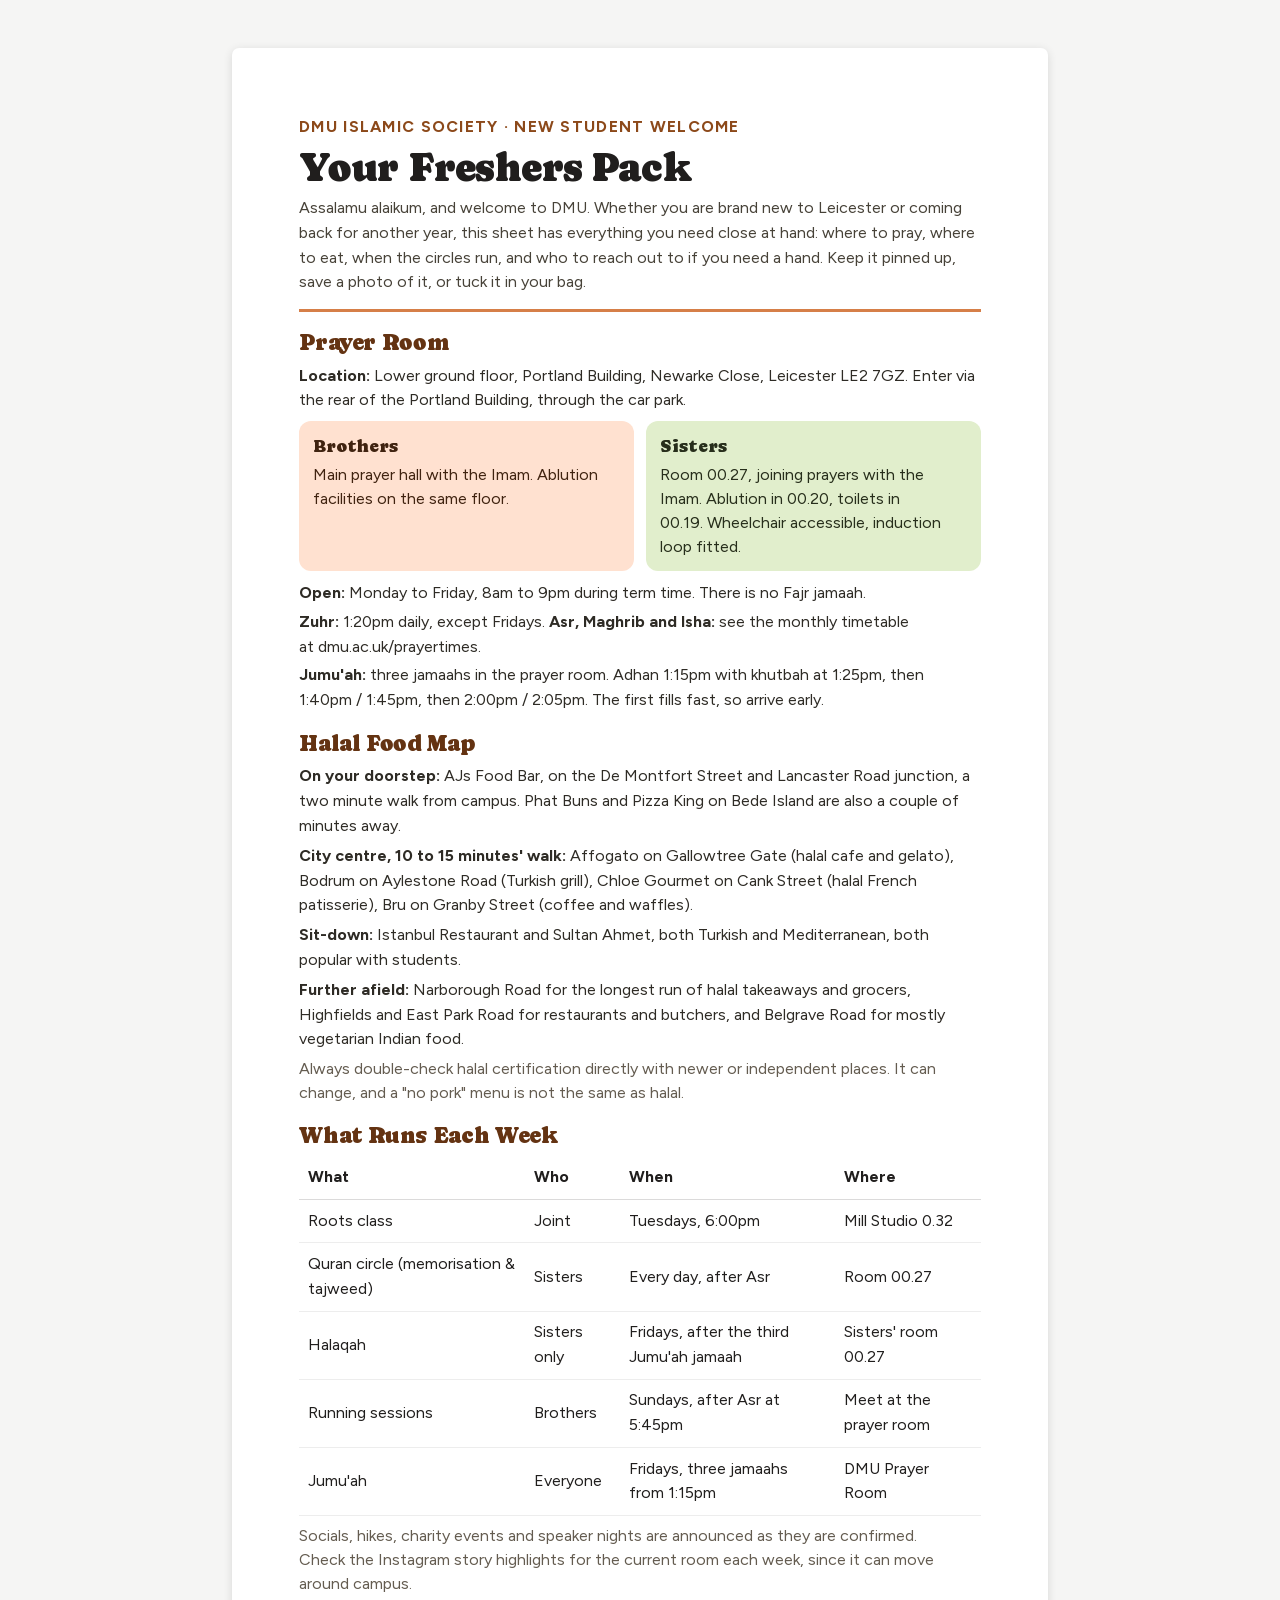
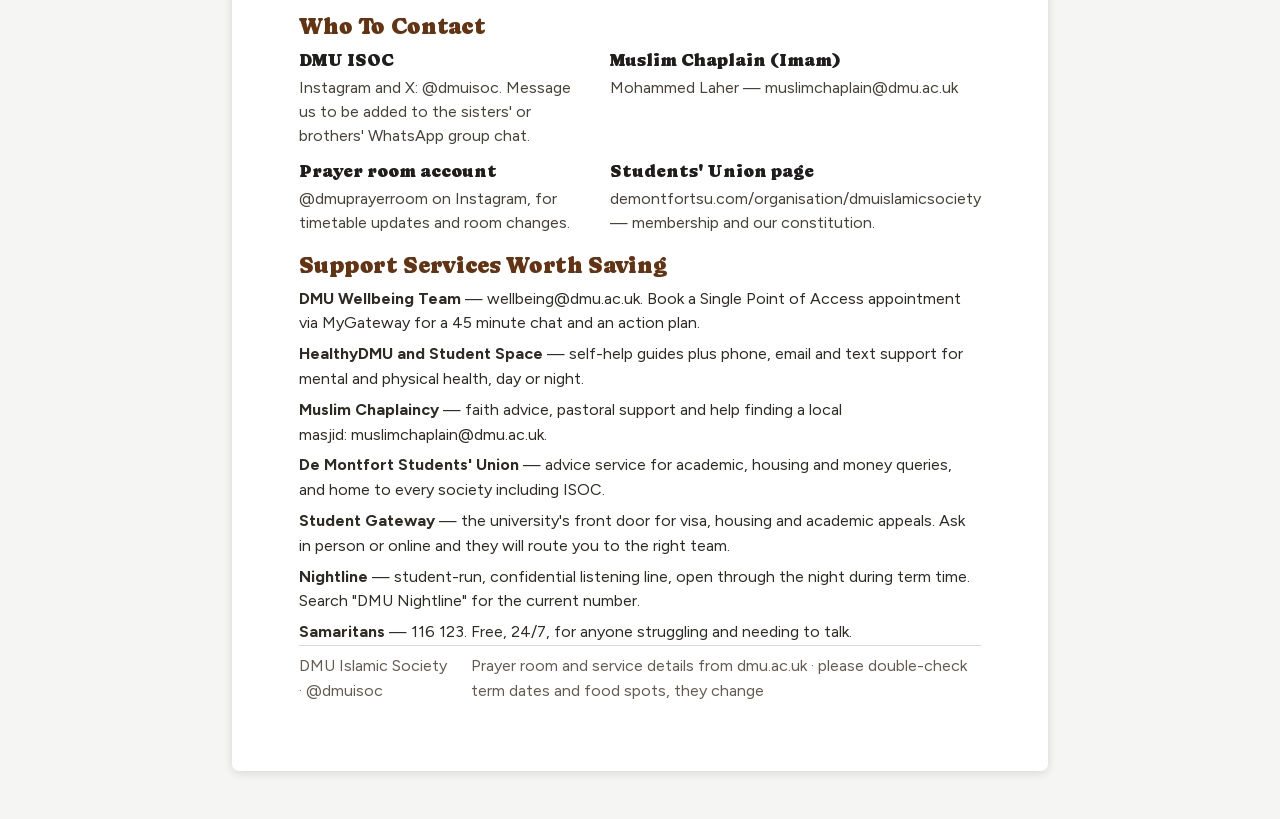
<file: freshers-pack.html>
<!DOCTYPE html>
<html>
<head>
  <meta charset="utf-8">
  <title>Bundled Page</title>
  <style>
    * { margin: 0; padding: 0; box-sizing: border-box; }
    body { background: #f5ead8; display: flex; align-items: center; justify-content: center; min-height: 100vh; font-family: -apple-system, BlinkMacSystemFont, sans-serif; }
    #__bundler_loading { position: fixed; bottom: 20px; right: 20px; font: 13px/1.4 -apple-system, BlinkMacSystemFont, sans-serif; color: #666; background: #fff; padding: 8px 14px; border-radius: 8px; box-shadow: 0 1px 4px rgba(0,0,0,0.12); z-index: 10000; }
    #__bundler_thumbnail { position: fixed; inset: 0; width: 100%; height: 100%; display: flex; align-items: center; justify-content: center; background: #f5ead8; z-index: 9999; }
    #__bundler_thumbnail svg { width: 100%; height: 100%; object-fit: contain; }
    #__bundler_placeholder { color: #999; font-size: 14px; }
  </style>
  <noscript>
    <style>#__bundler_loading { display: none; }</style>
    <div style="position:fixed;bottom:12px;left:12px;font:13px/1.4 -apple-system,BlinkMacSystemFont,sans-serif;color:#999;background:rgba(255,255,255,0.9);padding:6px 12px;border-radius:6px;box-shadow:0 1px 4px rgba(0,0,0,0.08);z-index:10000;">
      This page requires JavaScript to display.
    </div>
  </noscript>
</head>
<body>
  <div id="__bundler_thumbnail">
  <svg xmlns="http://www.w3.org/2000/svg" sc-camel-view-box="0 0 240 240" width="240" height="240">
    <rect width="240" height="240" fill="#f5ead8"></rect>
    <circle cx="120" cy="120" r="62" fill="#c67139"></circle>
    <text x="120" y="134" text-anchor="middle" font-family="Georgia, serif" font-size="34" fill="#f5ead8">Pack</text>
  </svg>
</div>
  <div id="__bundler_loading">Unpacking...</div>

  <script>
    
document.addEventListener('DOMContentLoaded', async function() {
  const loading = document.getElementById('__bundler_loading');
  function setStatus(msg) { if (loading) loading.textContent = msg; }

  const FONT_MIME = /^(font[/]|application[/](x-)?font-|application[/]vnd\.ms-fontobject)/i;
  const MIME_TOKEN = /^[\w.+-]+[/][\w.+-]+$/;
  function toBase64(bytes) {
    let bin = '';
    for (let i = 0; i < bytes.length; i += 0x8000) {
      bin += String.fromCharCode.apply(null, bytes.subarray(i, i + 0x8000));
    }
    return btoa(bin);
  }

  // Error sink persists across replaceWith since it's on window, not the DOM.
  window.addEventListener('error', function(e) {
    // Failed resource loads (CSP-blocked links, scripts, images) fire plain
    // events at the element — warn only; real JS errors carry message/error.
    if (!e.message && !e.error && e.target && e.target !== window) {
      console.warn('[bundle] resource failed to load:',
        e.target.tagName, String(e.target.src || e.target.href || ''));
      return;
    }
    var p = document.body || document.documentElement;
    var d = document.getElementById('__bundler_err') || p.appendChild(document.createElement('div'));
    d.id = '__bundler_err';
    d.style.cssText = 'position:fixed;bottom:12px;left:12px;right:12px;font:12px/1.4 ui-monospace,monospace;background:#2a1215;color:#ff8a80;padding:10px 14px;border-radius:8px;border:1px solid #5c2b2e;z-index:99999;white-space:pre-wrap;max-height:40vh;overflow:auto';
    d.textContent = (d.textContent ? d.textContent + String.fromCharCode(10) : '') +
      '[bundle] ' + (e.message || e.type) +
      (e.filename ? ' (' + e.filename.slice(0, 60) + ':' + e.lineno + ')' : '');
  }, true);

  try {
    const manifestEl = document.querySelector('script[type="__bundler/manifest"]');
    const templateEl = document.querySelector('script[type="__bundler/template"]');
    if (!manifestEl || !templateEl) {
      setStatus('Error: missing bundle data');
      console.error('[bundler] Missing script tags — manifestEl:', !!manifestEl, 'templateEl:', !!templateEl);
      return;
    }

    const manifest = JSON.parse(manifestEl.textContent);
    let template = JSON.parse(templateEl.textContent);

    // Nested page bundles (iframe targets). Each ships ONCE, in the ROOT
    // document's manifest; frame srcs carry an about:blank#<uuid> marker
    // instead of a substitutable uuid. Every document mints the blobs for
    // its OWN frames — from local text at the root, or text obtained from
    // its DIRECT parent over the relay protocol below — so each frame
    // navigation stays same-origin with its initiator and a deduped page
    // loads at any depth on any host, including a file:// download's
    // opaque origins (where a blob minted by one document cannot be
    // navigated to by another).
    const pageOrderEl = document.querySelector('script[type="__bundler/page_order"]');
    const pageOrder = pageOrderEl ? JSON.parse(pageOrderEl.textContent) : [];
    const pageSet = new Set(pageOrder);
    const pageTexts = {};

    // ── Nested-page text protocol (parent-chain relay) ──
    // Page bundles ship once, in the ROOT document's manifest. Every
    // document mints the blobs for its OWN frames, obtaining page text
    // through a strict parent-chain relay: a document only ever SENDS to
    // its direct parent (which, for every document the publisher's own
    // runtime minted, is another publisher document) and only ACCEPTS
    // text from that direct parent; requests from below are honored only
    // for the document's own child frames, and the ROOT never sends
    // upward at all. That last rule is load-bearing: the artifact host's
    // frame-ancestors allows claude.ai (and friends) to frame an
    // artifact, so window.top can be a FOREIGN document — a top-addressed
    // protocol would hand page uuids to that ancestor and accept forged
    // "page text" from it, minting attacker HTML as an artifact-origin
    // blob document. The chain never touches the ancestor: requests stop
    // at the root, replies are origin-addressed per hop (never '*' when
    // an origin exists), and both directions are origin-gated (on https
    // a foreign sender's origin can never equal this document's; in
    // opaque contexts — file:// — everything serializes as 'null', where
    // an embedded EXTERNAL frame still fails the gate by carrying its
    // own real origin, and a sandboxed child of such a frame is excluded
    // by the own-child-frames check plus uuid unguessability). Shape is
    // deny-by-default: one request form, one reply form, no error
    // replies.
    // window.origin is the SERIALIZED SECURITY origin ('null' in opaque
    // contexts such as a sandboxed preview iframe) — location.origin is
    // computed from the URL and stays 'https://…' even when the document
    // is sandboxed, which would misgate every opaque chain.
    const OWN_TARGET = /^https?:[/][/]/.test(window.origin || '')
      ? window.origin
      : '*';
    function trustedOrigin(e) {
      if (e.origin === window.origin) return true; // https chains; opaque==opaque
      // file:// trees: Chrome serializes the file document's origin as
      // 'file://' while the blob: documents it mints serialize as 'null',
      // so the two legitimate shapes can never string-match — accept the
      // pair in both directions. https origins never serialize as either,
      // and sender identity (own child frame / direct parent) is checked
      // separately.
      return (
        (e.origin === 'null' &&
          (window.origin === 'file://' ||
            window.location.protocol === 'file:')) ||
        (/^file:/.test(e.origin) && window.origin === 'null')
      );
    }
    // Non-empty only in the root document (nested bundles ship an empty
    // island), so it doubles as the root marker: the root answers from
    // local text and treats a miss as authoritative — never relaying to
    // its (possibly foreign) parent.
    const isPageRoot = pageOrder.length > 0;
    const blobUrls = {};
    const resourceBlobs = {};
    const UUID_SHAPE = /^[0-9a-f]{8}-[0-9a-f]{4}-[0-9a-f]{4}-[0-9a-f]{4}-[0-9a-f]{12}$/;
    const pendingFrames = {}; // uuid -> [{el, frag}] awaiting text for own frames
    const pendingRelays = {}; // uuid -> [childWindow] awaiting text to pass down
    function mountPage(el, frag, text) {
      const pageBlob = new Blob([text], { type: 'text/html' });
      const u = URL.createObjectURL(pageBlob);
      resourceBlobs[u] = pageBlob;
      el.src = u + frag;
    }
    function deliverPage(uuid, text) {
      const frames = pendingFrames[uuid];
      delete pendingFrames[uuid];
      if (frames) for (const f of frames) mountPage(f.el, f.frag, text);
      const relays = pendingRelays[uuid];
      delete pendingRelays[uuid];
      if (relays) {
        for (const cw of relays) {
          try { cw.postMessage({ __bundler_page: uuid, __bundler_text: text }, OWN_TARGET); } catch (err) { /* gone */ }
        }
      }
    }
    function ownFrameWindows() {
      const out = [];
      for (const f of Array.from(document.querySelectorAll('iframe'))) {
        try { if (f.contentWindow) out.push(f.contentWindow); } catch (err) { /* detached */ }
      }
      return out;
    }
    window.addEventListener('message', function (e) {
      const d = e.data;
      if (!d || typeof d !== 'object' || !e.source) return;
      // Origin gate first; the structural checks below (own-child-frames
      // for requests, direct-parent + solicited-uuid for replies, the
      // root's never-relay rule) are what hold in fully opaque chains
      // where origin strings can't discriminate — a sandboxed root's
      // FOREIGN wrapper still fails all three even though both serialize
      // as real-vs-'null' rather than matching.
      if (!trustedOrigin(e)) return;
      if (typeof d.__bundler_need === 'string' && UUID_SHAPE.test(d.__bundler_need)) {
        // Requests are honored only for this document's own child frames.
        if (ownFrameWindows().indexOf(e.source) < 0) return;
        const uuid = d.__bundler_need;
        const text = pageTexts[uuid];
        if (typeof text === 'string') {
          try { e.source.postMessage({ __bundler_page: uuid, __bundler_text: text }, OWN_TARGET); } catch (err) { /* gone */ }
          return;
        }
        if (isPageRoot || window.parent === window) return; // authoritative miss
        const waiting = pendingRelays[uuid];
        if (waiting) {
          if (waiting.indexOf(e.source) < 0) waiting.push(e.source);
          return;
        }
        // Never-answered uuids would otherwise accumulate forever under a
        // request spray; past the cap (far above any real page count) new
        // relays are dropped rather than remembered.
        if (Object.keys(pendingRelays).length >= 128) return;
        pendingRelays[uuid] = [e.source];
        window.parent.postMessage({ __bundler_need: uuid }, OWN_TARGET);
      } else if (
        typeof d.__bundler_page === 'string' &&
        UUID_SHAPE.test(d.__bundler_page) &&
        typeof d.__bundler_text === 'string'
      ) {
        // The shape test is load-bearing beyond tidiness: the solicited
        // check below uses the in operator, which matches prototype keys
        // ('__proto__', 'constructor') — an unshaped key would reach
        // deliverPage and throw, painting the error banner.
        // Text is accepted only from the direct parent — the document
        // that minted this one.
        if (e.source !== window.parent || window.parent === window) return;
        if (!(d.__bundler_page in pendingFrames) && !(d.__bundler_page in pendingRelays)) return;
        deliverPage(d.__bundler_page, d.__bundler_text);
      }
    });

    const uuids = Object.keys(manifest);
    setStatus('Unpacking ' + uuids.length + ' assets...');

    await Promise.all(uuids.map(async (uuid) => {
      const entry = manifest[uuid];
      try {
        const binaryStr = atob(entry.data);
        const bytes = new Uint8Array(binaryStr.length);
        for (let i = 0; i < binaryStr.length; i++) bytes[i] = binaryStr.charCodeAt(i);

        let finalBytes = bytes;
        if (entry.compressed) {
          if (typeof DecompressionStream !== 'undefined') {
            const ds = new DecompressionStream('gzip');
            const writer = ds.writable.getWriter();
            const reader = ds.readable.getReader();
            writer.write(bytes);
            writer.close();
            const chunks = [];
            let totalLen = 0;
            while (true) {
              const { done, value } = await reader.read();
              if (done) break;
              chunks.push(value);
              totalLen += value.length;
            }
            finalBytes = new Uint8Array(totalLen);
            let offset = 0;
            for (const chunk of chunks) { finalBytes.set(chunk, offset); offset += chunk.length; }
          } else {
            console.warn('DecompressionStream not available, asset ' + uuid + ' may not render');
          }
        }

        if (pageSet.has(uuid)) {
          pageTexts[uuid] = new TextDecoder().decode(finalBytes);
          return;
        }
        if (FONT_MIME.test(entry.mime) && MIME_TOKEN.test(entry.mime)) {
          // Strict artifact hosts allow font-src data: but not blob:.
          blobUrls[uuid] = 'data:' + entry.mime + ';base64,' +
            (entry.compressed ? toBase64(finalBytes) : entry.data);
        } else {
          const blob = new Blob([finalBytes], { type: entry.mime });
          blobUrls[uuid] = URL.createObjectURL(blob);
          resourceBlobs[blobUrls[uuid]] = blob;
        }
      } catch (err) {
        console.error('Failed to decode asset ' + uuid + ':', err);
        const blob = new Blob([], { type: entry.mime });
        blobUrls[uuid] = URL.createObjectURL(blob);
        resourceBlobs[blobUrls[uuid]] = blob;
      }
    }));

    const extResEl = document.querySelector('script[type="__bundler/ext_resources"]');
    const extResources = extResEl ? JSON.parse(extResEl.textContent) : [];
    const resourceMap = {};
    for (const entry of extResources) {
      if (blobUrls[entry.uuid]) resourceMap[entry.id] = blobUrls[entry.uuid];
    }

    // Artifact-host CSP (connect-src 'self') refuses fetch() of blob: URLs —
    // consumers read these Blobs directly. Survives the swap like the error sink.
    window.__resourceBlobs = resourceBlobs;

    setStatus('Rendering...');
    // Page uuids have no blob here — they ride inside about:blank#<uuid>
    // frame markers the pass below resolves after the swap.
    for (const uuid of uuids) {
      if (pageSet.has(uuid)) continue;
      template = template.split(uuid).join(blobUrls[uuid]);
    }

    // Strip integrity + crossorigin — blob URLs from a file:// document inherit
    // a null origin, so crossorigin forces a CORS fetch that SRI then rejects.
    // The manifest bytes are ours; SRI protects against CDN compromise, not this.
    template = template.replace(/\s+integrity="[^"]*"/gi, '').replace(/\s+crossorigin="[^"]*"/gi, '');

    const resourceScript = '<script>window.__resources = ' +
      JSON.stringify(resourceMap).replace(/<\//g, '<\\/') +
      ';</' + 'script>';
    // Inject after <head> so the DOCTYPE stays first; prepending the script
    // would push the parser into quirks mode. DOMParser always emits a <head>
    // (synthesizing one if the source HTML omitted it) but may carry
    // attributes through, so match the full opening tag. slice() rather than
    // replace() keeps us clear of $-pattern substitution in resourceScript.
    const headOpen = template.match(/<head[^>]*>/i);
    if (headOpen) {
      const i = headOpen.index + headOpen[0].length;
      template = template.slice(0, i) + resourceScript + template.slice(i);
    }

    // Parse the template and swap the root element. Scripts inserted via
    // DOMParser/replaceWith are inert per spec — re-create each with
    // createElement so they execute, awaiting onload for src scripts to
    // preserve ordering (React before ReactDOM before Babel before text/babel).
    const doc = new DOMParser().parseFromString(template, 'text/html');
    document.documentElement.replaceWith(doc.documentElement);

    // Resolve page-frame markers: mint this document's own blob for each
    // framed page — from local text when this is the root, otherwise by
    // asking the direct parent over the relay protocol above. An
    // unanswered request leaves the frame on about:blank, the same
    // degraded state as a refused embed.
    {
      const MARKER = /^about:blank#([0-9a-f]{8}-[0-9a-f]{4}-[0-9a-f]{4}-[0-9a-f]{4}-[0-9a-f]{12})(#.*)?$/;
      const needed = [];
      for (const el of Array.from(document.querySelectorAll('iframe'))) {
        const m = MARKER.exec(el.getAttribute('src') || '');
        if (!m) continue;
        const text = pageTexts[m[1]];
        if (typeof text === 'string') {
          mountPage(el, m[2] || '', text);
        } else if (window.parent !== window && !isPageRoot) {
          const had = pendingFrames[m[1]];
          (pendingFrames[m[1]] = had || []).push({ el: el, frag: m[2] || '' });
          if (!had) needed.push(m[1]);
        }
      }
      for (const uuid of needed) {
        window.parent.postMessage({ __bundler_need: uuid }, OWN_TARGET);
      }
    }

    const dead = Array.from(document.scripts);
    for (const old of dead) {
      const s = document.createElement('script');
      for (const a of old.attributes) s.setAttribute(a.name, a.value);
      s.textContent = old.textContent;
      // text/babel scripts with a src: read and inline. transformScriptTags
      // does XHR against the src, but blob:null/ from a file:// origin is
      // silently dropped. Inlining makes it a plain inline babel script,
      // which transformScriptTags handles unconditionally.
      if ((s.type === 'text/babel' || s.type === 'text/jsx') && s.src) {
        const pre = resourceBlobs[s.src.split('#')[0]];
        s.textContent = pre ? await pre.text() : await (await fetch(s.src)).text();
        s.removeAttribute('src');
      }
      const p = s.src ? new Promise(function(r) { s.onload = s.onerror = r; }) : null;
      old.replaceWith(s);
      if (p) await p;
    }
    // Babel standalone auto-transforms type=text/babel on DOMContentLoaded,
    // which fired before we swapped the document. Trigger manually if present.
    if (window.Babel && typeof window.Babel.transformScriptTags === 'function') {
      window.Babel.transformScriptTags();
    }
  } catch (err) {
    setStatus('Error unpacking: ' + err.message);
    console.error('Bundle unpack error:', err);
  }
});

  </script>

  <script type="__bundler/manifest">
{"8409222e-c444-4930-a55d-add39a7757fa":{"mime":"text/javascript","compressed":true,"data":"H4sIAAAAAAAAE91963rcNpLo/zwFxPHYpNRNXWI7ScttjS3JjhPJ8khyMrOSRmKT6G5KbJIm2LpE7u/bh9gn3Cc5XxXuIFuXJLPn7Jn91lGDQKFQKBQKVYXC8jJ5v/1xe//N4fYWGVbFhCRxt5rmdTqhy6yKlxfDmpH//s//IklB8qImNEnrkOzTwTTNEnKV1mNyFidGK/L0KRlMc1JNc4KVzsJvvCmjhNVVGtfe+je+H5D+a3L7DSGXUUVOTxM6/FQVJemTvcE5jeswocM0p1BGq/pm3az4sagmUSaq+8XgvEMu6E2HXEbZlCLcC3pD0pwUg3OyoYEbVW8JzacTWkWDjPZIXU1ph8RFPkxHU6vsqkpr8zd2QWYB6QHwowt6c0L6vFSjWE4HWRq/S2mWzEPQGQevU9+UtBgi8gv9PvHYzWRQZB7ZwKIl4nmkZwJa/+YbQpaXCcxRRaO4Dmv2DSHDaR7XaZGTEa33odgPkNAERshqsk/65CrNk+IqxM/[base64]/UdZUOpjX1PYSPULyAbGwgktjEJv2tAFPTSZlFNe2RJA7TPKfVj4e7Ox3x9Zz19Kg21J9hTa/rzSKvaV6Tr1/5wvA82YqPQf3AkeCvWYMdxbwc0uvaZ5UzJ0VJ892ojoExll/BTPgbvWN29K/XJ4vBxuvlkF7TGJsZ86MazZ2mOCsYJX3glTCLWP0hT+j13tD3Xi1DH6/N6RZ1+33SXYWR8t+vNGphCq3n9iXJK7pjWRpT32lMljS4o5WTMKP5qB53eF8WeyQFcCmsv6293U9AusoPQqThu6qYHNRVmo+AIB3iwRQtj+tJZnPY/2Ye/R/mSjWaKrqSjIkshr8ljhxuD8egaMJ/csiEZLTmIBP+u65u1Nh4OemTnw72PvKpxP54zRmJkf9l7Ud0OtP4ij6+fpU7nCjATa7A7d6Dr2+qKroJU4b/9XmlIPj9nYtVPDiXDJKYfCTZpw81wify59OnEkuruG/iumF/6zWWXUVZTfrkVqAzLCri8y8XpBhKFeeC3jDY+Y0xAr0ujlZOOG2eeAGCOro44WgeXZyYA3QpYsKFdoFYy2SDY+TQrIXzkvhjNMHF/Cmqx34Z1eM8mlCJIHISUpOXczZv4SpY3jQuEvp5/8NmMSmLHHa9spWtzMkaRCgay5CVWVr73rIXhGVR+gH2tF8UtWctUagfVrTMopj6y8dhEh+HIHSeLHeI5wXmJyjeEOU2tJmxeQ+KQqhRoBK8fXOwfbp5cED65Izv+SzuIsRxkSW0uh1E8cWoKqZ50ouLrKi6k/TaT3PCqtGgE0+riub1Jnwg3/+1U1dRzsoIygQhCBkUVUKr3mp5TViRpQm5B8yLlbvgdKsoSaest1Zerw+K6y5Lf0vzUU98HBTX68UlrYZZcdUbp0lCc077v13Qm2EVTSgjLO6ycZrT25W/[base64]/9AOLUqRD87jlohdyopuDf6pHNIf3jZMKsTcR0KRx1bssoSQDF5+U1+b68Xh8Wed1bXS2vl1fD52SadidFXrAyimlH/SUR4ux8Dy7fuYLlqqiS7qCi0UUP/+1CgUaxuSyTlJVZdNNLc+C47iAr4ov1qzSpx701Olkf03Q0rnurdOIKIYnnJa3qNI6ybpSlo7wH6lR3UNR1MVk3aMr58MWLjvz/8NtgvSFGsdZKB/4vfPFoKdkQABLAlNGqy1BfxTlvo8c0rygrskua3MIsdYfRJM1uenPmCKvgigm/f0Enj5qzuZvBgzlw1YVgU+jb8lpJIcGAK+Tb8loPe1ywGv8bMcmprnTWlbNilMZuNSXV6qLsAWtndFjjH7918XzSW1t9/t3z7799+fy79Ul03eUs9XIlHru4vSyvyeoKzKomwF8GKysraytiSv8yHA7F2ll70Nqx6fG8vF6/Gqc17WKlXlnR7lUVlW2SmA97eZHspjBgRj7tf/h4eAoqxc6Hj1ytSHMSlSVbvqID0JcuuqyORrRLr8uiAjWEHE/XVlafkwtKSzIo6rHAChqymzwmYPzITMtbRUdRmjMSccMbYTUtQ7K4zPf5CU3SiJRVmtdKV/tbGY0ouSWTqBqleY+shC/iybrQyghBkxjtEDSDkVvCZUGaszShPRJdFmmiK/8FMCmKuqP+Iq8Vm5BbImQAiaZ1oVstdsiiktnwZzSsaaUQJBxhvit3o+R8yuoeoddguiLdKzq4SOvu/CoKCjBFUhVld5hmNa16BGaJLKQTIHaUG8Duralgqh2gm1CQfaT7ww/MgmnUmFZ8syDhysoquwdeWlNevRsX07zukdU5YIdplnUnBcwGcMg9YEFCA5eBxaWa5jlshiZcFAapg+9KG7IzpbyfSdPnu887O6ef3ryXOrMHe29nUCQ3t1L6g0IgOG1lpthF/vFa8opZf4ZKujqiQD08pBSVaU7rkEzb1OCcApo8HGJIH76EbUcWPJ0ap4aNJ8tpWFNW+ywa0i08wPgSTmAc08yzDjF7AtvI5/0dQCiEs8nn/Q/YIZ5jBAaKgM7hWhNUHW+c45hCpXFuM/BlEk0TSQmveSZjdx/1mT5vWh0CKr4QOh1hGErEdNhWNGVhaLOBGvMgzvvzLFnc5tw3bLLWgVswBenfyR/[base64]/ooasPmwPhzSunVlX5JsOwL2C3wRU38/xZ06WyGqgmRDHErLpgIVRkvhsOjA+CungdmK1SmhGa+o0nCn27JCjE/VB8CEdRtOsZuY4d+mkmDOYxLDtEde+l+YCFzTK7dI6gh3gdhZY6PLal6TvVt4Ijy5ONkKB0brRBJj0Eg2DoHSRlYAk3DB4aYzSJVRiDtvpSlNBVB77+6i83YJvS9KkAz90y71LWlVpQhkfVeuyVj64vu3v04tNlonlBN0GJj/Zn+RiDSuaJ7Tyx77NuoGATDNGdft5lTvEWvti7HKRuAZBel1W2iD4YWv74+Hp/jZ4hP519Kb7H1H3t9MnJ+Kvle4Pp09OFpelPvTx8+7b7X1ZvbtxnCz5x+FxshRsPFm2lRp+YvQvo4x1SMMTBUiQPtEOliCsq3RiUnQB6qjdk3OI/gofwayMZmzfAys3FuHohJG4S1ZFhQAr4JGQ/VpF5a/jIqMIo2mOtzFHeNzLtNoh3dWghTvoF9InwzRPDotyh17SbPvLNMrS+ob3YCD9xRVJGSyYuT2udAj9IhxizgKv7mwoW5ElAFCUgiIaCLtKQTfy8au5kGOwYXn9ft/rGStVkAaw7fdJZaxPXn9hbv2F1vp3gLdqiyU7D7RR19Q1G/yx4Ck+Wpg/vUFgsxdvC2ESujn8aqs1jDJmVMOfbfVAO/FaVEK71jTnwSKJN5f/1Urk6r1gZVH543QyoFWD+4yl8bpP1mBJWHR65j0DGWiR7pkX3L22RO3GMmosnBY/j5gLPAro+WgeBloXrnEySmiJh5UVwzsF5SmWkZS8Ig7u6yRdWrK9VDiQVEmUgENdWpIchrK4UTHwzNWDTbpdW/8U2PX7sMM1GaT1nCT5zCLDfBHzu2nh0EH484mY1vRk3SBQzEd8hK7N+H46iSonZv1A1tdEUvUNOiFriiZ9s/2CwY4pqFknspI5DQAtJa8FHFG5a1RWbG4WL3hBABSo03xK7SlcsIVyKnertvoy1EIRkSyRNd3zBokh8qnfB2c6/9NraIO3hBsKSdoBSLM7OEXKkFnL7usuLGsLBoVd4BhO8HgjdQFzE4ZarUIIeCqeVjxYjIHgRn/1hqhEelh+BO2PVk5OdCNgRFEqmRC/XY3TjMK8WQx6xxoNrTnng5rIEfG5QhYJ3OHJ2W+rtPyv42RpOXCmf9JKAuwWSYD/[base64]/IF8IIiyYlYZMoywgroxyjYC8wGLbIR3gyZtOSTBGRq0HlieAHMWCPePgXnI8Cie/+m19Pf91/8wkOovhV+KRwbFV0JXxUIvhIhLDKb/hTfgLrrPEJfspPIHaMT/BTfhoWhdEZ/pSfKqO8koUmHAVkbAIXhXFUcpuz/CIKgAYzc/SfP4rxi6AXCFzezusqpSL8S5RTUSYpBpKr9P2jiw65PMHT/dFlh1ycWOTd/gVk365B3yKPszS+6BGvyDfhL4FvkcfjKB9R/gH/VF/SvJzW+OED/KXK2XQwSfmHA/xTfbmgN0lxleOnn+nNVnGVm9+mpfzyuTTLy4oyJj99gh/q66SYMqpg7sIvCyp+F3DxqwEZv9EcPSDy8zb8tGtkNLqkusYO/FQ1hkU85ai9g79U+SCbcqhvs6mGlxTTQUY1pbfwt0NvMK5d1xOaTznR+e9dmk9tvCaFidZuYWCF38ELrb+DXcP5LiaPfzbmTzj7FFU/8d8WXUUdQVlRw6Ct+K5wFDUsLEUdPQOikj0HopaeBVHLngdRK47ymGZmtU0scesp2ohaFnVkHUEfWcWg0KioVYdlPa04Yu+LWnWKpap+VrC2BjsFm9eiLqbxmNVRxXE4hJ8H8NOuQfNEf9/OE/uroj5+tmiP3w1qYQ2HVkkVjTQKW1U0sjGA7xIB+Gr2z7/JieVfzVmF73pK4bs9n/BdTRJ8tmZI+fs0em9kkY2jqikRVfVMbFUt5ZW0636QxZp+yo+opkCVAGRTnMO2jCF2/kbv6F+vvWcnX72jf3kni97XZ0f/enay+CxYVD7GD7uf9vYPTw+2d96dbu7sHWxz8xrs1vt0tH1dig37lX/d5T7Lr0ks/gp8jyyJ7paIFyy/Fvh6o9Qz5b9WF4Txzj9mgX8UdX87WQJbn2HwO1kM/GO22A+WR5ZFj2sgm6BmQOQx88HBKLU9aW+F0CQZoii2e6trGS7sn3YIKzskR68L2MXAjF6SJVOxWcLPOuQREV0edYgfY32vC6OPw7rYKa5gRTEKRzKweXEFo3EukmNg1MIe/oZTSQv2bbNjDqLukIgj8wqQqckSiWAqXr9alr+9155Gp72z5Vdjmk1o7R+zr6+D5VHaId4r8Bxj6ZNV7862x8u83jFbfC3aLqvGr5227dNoGAuEr6SiUdYhUZZG7MQI8W1oH1rfv4OKxGRnz3+1vBEAdaAPIJC/[base64]/gUNDyzuwg+07OlSee+mLsHq7i4YQIubBcwoFryxQG/MtaH3pCBQgom3tNYJNsPVoVs0XC8CPkcQqILBkpbdxKCVuompOM4awmw+0tyT3zX5ldgzFJZTxuMGQqPcGMXLQN7MDB6IQpqLWzBJMWmYZAGwXkpdbspd4I2QGlLBQW9dYzxRlUZdftXB/YTz7AWBMT3zJkhHdbjWGWtiYiCFFwgg/Cd4Uw1brbKAqUbDotJNYEd6V1RzGljoF7nXgrk6s/NbuRB1VeSwF17Qm6O1E3t34sVi3r4N3MkxVi2f9SO8dmuKZD7RJ23S5NZs37GZqKO5Vd2+AY3zx72Dw9ODw3/ubJ9+2t/7BOrw8iL52+npp8/726enZHFZGaSOuMoqA2ilCgths/LvCoLn5I+6kMdOj0dTy194jUD+wKha+YNH38lfIg5XwQNFflhUE9DTOAGUZBzjiY0jdgALysdlZctEMIT15S0r/C6EErq30eYvVQXRuieqLQjDor6kZTTXt7N4Yc9xGC5EWdZq9RRKyHTOlS1uKmpR6gCeu7vh+oF19Fg93JR3LjOE4wjkzCAaBAHgaYV9WKxn3SybmhfAYHg9Y9htusahCOVCJbdtN6vLzIjzc2OhZCSY3GKXlxdIXjA6GVW07JEkrWhcd/GSbxd66EaMpaMcGmP9usz0FWBD95bHD7071mX2UTvtfB0GWUeTEndkZ+ODbRH+ObwpObd8hJLtne1dEBof97a2TemL1VnzyqjYGjsyEAPQWFoKGuLDYJ4Y+Abh4cUS6JYFAk8Z/jgLAFIobv5YcV0YxM11h6sou8BQsYrmZn0xT2YrHvmC19m5IhTX18h6EhzXngZSexpgNR7Qg5XhgxwWBxaenkZ5XkDsF7jBrKmy42iweoPDLOy5ymSyl2isVBhNrBOOK186AMWPRdMg5OHZvj/go5DiITAF68HOh63t0w9bp7+82fm8rUJ3Vro/RN3hye33sycqXGdre/Pn0829j4f7ezun73b2fpW1fbjfMfzK4u6wqOA/sDVps8JXuREHDqw3n/+hQMjF8ZVfF/6KMuqrOnd+5f8JnLiglG3R+GIXIsAPo5FP1RkcXUlZCMGi2UetwKk7BG0xGDLUoNHMViRo5lyXjmWwcBeM7N1RVgyirMvioqTiKqUXNPpv5QAYjOIC2ipiyijlqjJEnWXzGMG/[base64]/MekyoGU3hdAgN9hZu0YNoqNrViHU5nS0aArEI68s0q6DA9ZVC25JLPIUcIJagSItxERHpEtJqCxq/4LHPjzcSqMCX4FeG+nFrWpnmBvEKyZp0r1iPVBInK89/TWaXnvrDaDAH5zhMcgY+sDj9opZVVRgokKnEeyL2rtQsnMRzbLBEe7x/ywRj+MXODg4gSSN0NdbXOOYeofZ6QHsU5hB/4X7mFkje/6AM55QAUCEgWfctjzVEfA7fmyuCsCruRKiUfD7kVEg2xcRwn4A5XTgMkf9vmVnjmjhEnaLhcaWzFG4xL0E5C3qu5fWWB8xpwgBIscvVeeaUsjUyE+X7Uc3Db8lPQJXbmAX+zlNmC/qpsnP9Ibh2V/[base64]/vEBC+/ri2uPuilaqYSThGZtjZT2avenL4Y5PRp15IHPqiH17auoymnyY5GhSfNOtclgnyr/rG5N+8jWV+PI0Qy5mQe+boSnp+ou34YH1hzveAUWNbQyjN0aF3GEvlFCjtcya4DI0BYv6LPIaAg1fO9IX7E9IdBRAw19+MUdi0hs2heLZnT7fH1dC4Z1d3nDjFFf13NN7KqC0AlAc7LrEy9oWS6OJby+rk3haBvuAd79hnvTbC8lFb1B6GPp52oTPeITCiAykz/DMDTM/qU8uNq60YKPbgA9vtKNamveAiiNnZNfsOkbF2zcSL8FMesqkcTH4squJeLspIUEwqk2gPdaTAmQRrGoumjNdGAYN3KcckI8iCHzOo1yIbJTSNwlrK88iopnJiBWZgJPk9aAfHuLbFtK7lkiHpnNPKeipYfZoYfEXcpOU2ADp2hOpySnl7SSk5XIi/B8A6YJiRihk7K+sZFzUGthcxfjdjq30fgB9BWZMBrElWMzCs2baRYDGmsiZb9EWZpIccv1IztJ1qXDOmo4d+3qKezql3Mx4EsAVQedsosXeoOiyGiUt93JsLoXBLyPaEApaUy7NOxonFLtotPaeS3pmaWsfk9BgpqG+oY5A6opu4WpGERMXCFuNImYaJDWdOKZbcCa/[base64]/MkqyyXR71WgWLq5ZY8uYyyB4gTdAS2yhOY1328en+/ULiMsmZj3rsEs6Ci6k18xNegJQvhAyTJA8XCJXett4oEU2OCVSwRf/qUtAqCSzGkBjDpmcNT6e9k7FZOMQanWcUmWDtntByGLAbJ52wXGFrB783MtaXb4plCDBiEozagzP9ugLKOt2WGtuNG11Z0h2XiBlfEHEa18hu0YWFVMOBx3lWg25lXfm7jXseLrt3muCCNAByYG+M427JT/jkLQQf0MHUtgHDjkmbA01OJaE+hbH7F2enxSbJaFaxGh3lPk29jnjtdLZ1AuXTlBmFZ/rX/eoT+a4OgTXs/[base64]/XN2/bVm14F/vPH1L1+fBDLt1BRHfs6uMXX0OfP+fxTskDCPhxB8SFRzsPxL6Av9P7gZXN+xF4wjptPzSAdzRXN11Z+soJNiAVi2kdHbjuBVYcoXP9MbjIswoD992ua937jLDz5XhdNdbOi/Q/zYM/vcmLPHNdhZ+ggM0BsYNSTToTu8/zbNE0wAqJeRbYLU9klzQYD50WgdWEolJFpq2a6msFMBkABrAFFBJGdFlGxf17TKo8zna8qfBh0y5ems2/KMXMoYB+KPuHemZT9v2fZ0wqdL4yorCiRlq3D2DeaQQ9ZnxpbxCCVDbxfApGIcvrWJiAHZOAuF1GgOolK2t/aG1vab4IGXJm1z2jlTkJ4JmqsnoTiSy7l5jxWACzpGZeDAttq8Xq6TU5n5vg54bN/vU4hscCBzSgyJQumzMU99c6xU0F332jAEWrK2ocYxrsBp3CGiisi8uMQTEVvM0wd6JyoB7SebTeUMc6byDciYEyXoyBmsyjMSY4wWalRRmpPbW7Sbrr0Eg6qwoE6KZJpRSFLISFRRbWGNRKo+Ak6Odch0SyKS4YWvDKp7c6aQP8XSnEelMI/lEjbOu76pQ+KhX86QcWfcmhnCA96N3031mnA6Gef/hmlSdzPmieM6sqhDyjGwT6kTDLQq/hrCLcyeOIKuG4JNm9l/5Lc0rPQlj9HMDfVbK2kY0e0UQopIvvIOUIMy6gglzDHuzNW47zkM2P6Rxkh1sBn5X3B6cNDXFgsINz2YY778v8XVPf1MyZ/I241D1K1NPfM49dDoB7ePB6A39jflIQu3Cv1z3plLyNKf6Y0RFake2MmFXQb/hHgBHzizeW8vwftlUMlOQfkmy3xv0XTMicwgiXG7RtEsaWjPZjXIXGJIRlNFAXnCe3eCafEK0Brpkxfffr9qYO2kJmJ2XiJs4Y/XyKtX5AV40sZrZInAHEbVZpHQN7WfBuSr3ByV7iK0tSVIEgO+7fEaef0aUp2EdSE0nm9fWl7+j9u/bO9jJBHEYPy8/c/trUbKDB7oKoLxQZOOKhqRAtM5kDqtMyqyVsC2dRkxkuIbFOQyTWhBommSFg9JhfFx7/BUpO842N7Z3jzcwxwfvbyo8bovBJK66T1OxGWwDvfWB3aG4dYYB4vD4CbmIYaR6FQUR2Zc7Yk4ozqBXb/3IMdT6u/l2Y1xaMGoWPPYAtp2y8Rg6IPAmKeDypx8qy0kDJQT0Do20JuD6XCYXkPmHI3TBvG+4p0Ge026J+G77sXMM+vBbZXmIc48cv3PHLLud8c98Ej1xwyNPfEUoJqIu1XTP2IVlHb/u2yC3EbQ3MBFfBk39qvLPJcOEAmFe1BMtWZM4wtM5/f0KZkfkQHAnRZg1QFly+A98iiVwL7xN3dTlMcE8Po5RZgv1QJzImPS33LvubyKSrx5W+VYrteOfOwsDMOHbr/2lqnvsuLrCzolEtdv4CSxAx9wJ4oYM+VcNUXxwDdiRQTrgUu/HqesQzzxmtr6XXUw7TwEBWjdZXlxkbyN4ouuyP5B6gLyDildQSm4HUirVEdZBicVfB5AYQi5suULB3N65vZ1jR4Uh3KB8f/i5Rdzh2a05qmOeebrDokHRgJ4AMChIvfrn+DvojWStNHcBD8sqph+xm/+g+BaDWxVQtBoK01QDCp4ze+i/SmYTD6Z0+pU/TXNss+QBqcBDWbscEzJMIvwbTXYv2HG1EuDnE0ZifAhipr4E1qNaEIgW4nQ6dR08bq/RBkzaCBDcY3ZmFn7Mxg0tmIksfloo3PdDGp1ozzpynZdg6cNuT3MhebyTtRT2sbWJvahjv+es2T0B/RQqp+Mxxgc5+tS2AvpqPyJkABWZy19+lR9CL5+VeXrz7iyY+0bw9x3sOi4K7lj+EwDVwioGXautLNxlGXFFebJ9KMOUbyOFolBWyZOETRzoXNw4bXDSF/BueCP8fIrzvIgYWs2A7f54IHNAa/oQqo/UGVwoeR1E1n3Cb7oIuAgYC/A1kcXJ20N78ow+qlx9NOnOfscp1zg/Kc0U8xstfLoqkPGo/oEtXhp4ga7MzyD0Xm5Ul570k0BqquFoHKZ86OV+GEcW23LlnFqRZVfP421QTx8BU4W8Fcsg4aV65bwh3iIdKB01PMu4xFKr/FIxaEaLnrU/HtIKbn5yY/cymW5/63RgMN//jj4w0JW8B3PeLDB7aIiLBdHA1lvDFOR1Ar1grPmGebisNhNc5wVa2XwgrmXio0ZhZrzJu+WTNL8V5eckzT/cT5FmydivI2rRMm7CATdjS+fAugQmrNpRcVbF87jy3e+rvEmjymri0qkWlNZ8mWPWOqrrPpcj9BSSaFE6HVN84SJ5rrc0nzbtQ4CSRKpLNaq3Zz93gyeuKMamw4eUCunNGFyd/U6XDwYzWBPPMijko2LGoQL7IeS7M+YXvywaY4YqaMLmoO9VdzTxYeb/vs//0urtotE3/ytIPFsCnA54H1stFlfE0QwAJWpTOMLYiwFcsksYLyjbl7UY0SjqAzTHc9ZwQwdaj65DJtYCx3m6V6ONW0OBX8dA1U0D/DnvlmHVHRCIUM3Dt9H7uoo+oaXaN5CrrDGXFdpCSaGQo5evI8VF3kMppykoCx/BpPQjWrQXmqkMqgXtLrhSbRrh4pdcRmavFH9k8F0UhIfFAiBmXouGNkdTOTC6O4AA+rDbFymEQJ5A0GPPJskI2eXtDojUZ7wXK8Mxz6hkwIGFOUWKJpfdhMKT4nAWjLWEBhWwMYy7I5plD1kgodRmtFEaDfmpdl723xmtOIm3se1+wXS1umE55IZPtGqixp/HlNrSHyP+O///C9yQUtIy1xRuCOEM2euO/6uhs0SrCBgGZRwYWlO45gyNpxmBt/FEfDFOE3AA8LSQZbmo2eMAL7TyjTMLhKcochuK0LXr9KSQngp6KEC6zN+FviJnSEfVgmoxfZcnlUhntPQq3L2kCkDqmDtBxIewZtCTxwyhO+Qn2b5T6cOnt8wHvT09LJHVjrk9JRWlXsPT0E033xxrf4aYIhAAtGFPHTd2rAtkz/WbDkOEdPUobCYRBdcL/atR3GMUQeh0Jsd8ln7pdXAPbYDx+IcdAfw6GBU3ZBxUVz0SCRlfFxFbEyi/[base64]/4BtdXnSLkvBr1Shl4IUxcgYnd6T7mTnFIHCAZ+At3TTKCF+qICUh/S9/GDCqCc4uQsNcPXWXXUWlZTzRq0WsCdVf0wcGOVq47ejrV/cQaixD6608sSwzYXKCbXNHLq2p3EL8oLnerb3JSXPQqKQ2o/kVldhsVJEv4dn87PIUvR9FhxB34NgkwNxmv2AUw3xRdsmTr9wxWoe/+VVF/3euzyai5tQ6TGFfB2gO2vjcejtJw5c2Mj4a26ysObYVNWMbC8OwUS6S4IANV8JpyiBpBOOmQ1it0bQeF9UzJpbykraHMcoXIto3QRk8Pe2WFR2m1zQxlvBVChTF3PBlSRNrURokaixCELA8FaAOPe7IQOOOGVksjMisRl+LNoE2/MhQxx3xHVbNpm+ch225pG0EhuAqU4nAOEQRsyDOtGDP5+U4q3BM5z/X23jCmlioz6cRu3H1AqVo+EwmlEGlBjjyEnJUkFlg2GztqT+4ikpDbis99QpOMM7hb8cQ7Vy5N2fdsLvALpJRGDU4l+BcAiFvQUg4D8ZRBUnHUNSvk0QcRg1QFe0O04oyYR4HNEC6A9wJbA14EBoyQq/h8o/[base64]/Aoc2r1Y+GJ3G1Pw7lk6DJ9q8aeR+NhfvmLZy+v8uYaLd2/gk5x/cYWK8ziHjc1F7rULLyNhwYmC+SW3796vwnN1R+5yJum7XqGGJsORmn9pPoLWrUKtlzeDktmhnu6kZSqw73+A6ji7QWuv85vBY650YvOVpwiwBqL0tccbMo68b62x+46EoMsd0zzxxNKvpiBUTczN8xbLqyJxaEN/cd7IhIATxPgxEAZm/nRvVmPgLgOjAfZPl2rKoxTcxTtCRtRDCMORweC5hCZOnordAdprrkH8yymVgGkRrr/6wRjxrYc1JVmG7yAi6yYA7xJR2nFnEDBuweCLW4jKD/419w7PZaeQmyRHSnEklhu/TmdO20Faiw1u9OK3iaRZVhJu5+MEUqW41mD0oj0bTwNiaJ+PfTklnrC1dtHg1UT4LkB0is6rBdlDTbjyuClxWXksWl9bDvUsLq03w/8Lc34nh/RMu8HEPMs52WXGt53fxgWKBO4nVQp77CPKA0Yl7UQ+0F7VomKqeroXRffgS5byvfK/ernBrNpwSmBTGsSrN18BFH7iMVEcdx/JihQGJneqP2eNM5J0lYfX2pxm/GrxoukrhVtVCQ0f5+pVYakjzIOU6ThGOA6ZhvbF4ucHJ98kzX1NuoyHcuPpkyRxdHcITHiBO/yRJp/o1F491j8LGxQlhCD9VBcSZVy566AvvYdA4buUdk31OGliARBGhvOiMN7FRfzs2JP6v7ZtrCZboiPti1zUkPvQ67hCsCA3ALrk/8bCKFQEfzia/3O6EHY/TWrzwgbk9fUsDBzE6TnXAyzhVhkIFeitlaHKDWI2mon/UgcDKwzTGEFweBzJllNviVowloD5tD4c0rv2mG9FMUcO/Csi+n+PPZq5Z64jhGBTs85WTEO/WYb52MOLA5kIyZVmHqDAZ0nAxOqcdtaBbuYNbOTvC/MsDqgxHqRRIejpCcRFRxC2bDl4+3UyMpmM0ci+66i9mCKp09om6yF1ypbQg/42iihmaOJjmSUYTJzBRlL7NigFcMrTDlgZZMcA7eWmeFFeoAbBiWsUUqjMrzhDSpmLtDf5fuLgvw7H+4gXw7LBzOBKDGph7A8AFCMYtAiu6Msl1gPX+9pvNw9PP+zv8eZO6ZL3l5WleXozg5L1cAYP/bfX78NtwdXk6SXgB7NmJCGqepHkocgBoeAf7H/DwO46+/f55d+v9zc71m5vzLyvDHw4+lb/Qy62XH0a/1Zvvsnz33cvi1+V//P39ZEiXPrD/+P7wy3a6VcU/Xuzu/Pzh5TB9u/wfDvCtvd17EO4mxaSBNBTeizjAtpEfHb6/Hv+2tpr98v6fH3fj5Ke9my8rq9vJaOV8nC/Ha2s5u165uPnyaeXwOvrlxa+/JOzgx9Xhwdbn4Yt//nS+qjp4++bt9s58xP82iAY0W4ZJTCK4bfW378K1H8KVZSx3seXAbEwnK9//nCbpxy87SfnTl50vP7x4v7yznX7/98vzbPn68z+z7Nu/f9i5KXeLv7988fei+umHncu6XNv/xz/fv313vnpj3y+Kk/wA70a9kxdnWZW6F4xa2dpiaZHMkr96Bew8h4Fbr2bwmxVgR2BV3COXhN9lxR+IErirRlVa3/QAu+ZqlbFNmt9TtjlldTERV6fk1XsuixeMgzY+Rf70Kcnt543W7YcPeJwbyA3Y//yRGXYphjRyvEVqX1pImcCCv9HkJCW1m8t3Y54+JSOVfs640zIKnzwRf3IK3kwGRdZ84EDE020VdU0TfEu+Kopa3IoWyOtn4OFbIzSZ0RG+FwJZiYVsCt30rsYD23Pe8FYPcR8xOjppkdPqwWw+ce939t6+2Tn9tLezc/rh4+H2/i9vdk534QmiFyvrLXUOP+xu730+5FW+pc/Xm1Go8nL4Lga+Mb/I90W0oXNVM4rH9H69BciGi3WniBL3mQO5YsBmQJNdnoPzoY8wlEWWza9uvPBgPIoJW/ZbwMa3Z0YsV/ykpuZTVUxSRuWted/SpcwxqRZmoZpSkcd/gBmtLQGihF9Hiy7ViUs0eiUR8v2KYhjluaPg6Jup89754Rc7TdMUCxkmouQClVXOcxG8WEkU+xjH9AcFQZWsWxXjqmBsr0pHaPvzorzIb+Cp5tabXiyEd4WjRGmHFbXOyfBdplWo6Ln+oIYND56HcA8pT/Dqn6/dBTNXL2pOmpU6mebJg5hScRlg7vNHBVEco1PX1dXRlcvhih5QIwU1yeQyWU1xmCxQ3AWrENU/[base64]/KJDW0J2GSE4KRJjZeDLinV1Y9eC1F+TIoHpmhTJUS6TWMhmcDoS61Z9s9Y9v6apb7VCC7G4VQPdQZjQYTTNanMk8pbsvFPdpo0xfw8EEjOq5z/ch4kXnFOB8QqIGYVh12G0NpnNydeDpOMsCSN6lhdCCggbLGYaF76GZx7xxxHrEShzxIJMAtAhMgfJPOH9qCUgd587WJ+LNzKYYjJEkhc6UIWPwWr908Hex5AbDdLhjciH2iIKo8sozTAv2UOE4h+ThFbjECNxhWIwmbKanNlSF/Y8T0+KNzsjRQW2YnImtBrz61l4R+x+Y4056/[base64]/3QCzzrHGLBFvwsw3Cx5IG/SbTGgxrX3giM48i5BeD/KPR7Zs3/7MlJFte+BDeRolvuEjkGXQvqnGzuNnvZM6r1S2LO6W09e8NyaFGr6mXyCatzrWHeRdQ+iaRnG0pivfiV4LcnZ2wz+kZ0giYwa9x5BVEEVqJKGtYWxsPJRU7YQy6GRWROuqZYy+Q3lylAyO4J+sbODb8s7dQ5OkC/[base64]/Gq3EKEUkkNO/EZ0+c7xUUV1M0phpJ9Wbw73dD5unmwfgu+CrZHmZZNFNMeVuaS8cXt/KlL3DjF7PwrjIrJJ1+KfLn7NPi7wXF9l0ks/CUZUmqiL8mIVRfBtl6SjvwnM5rBdTuAQ2C8/j2/Mpq9PhTVfkzNOfBo1PrIxi2h3Q+orSfBYOV28Bgd7qLMwLNq7S/AILuvzv3soshPRZvAz+6sE/s3B49eJ2WOR194onFXmxsgKFL63Cl7zwO6vwO174vVX4PRay1VVeyiDEbXW1vMbCNbNwTRR+axZ+Kwqfm4XPReELs/CFKHxpFr7khWsrRuHaiig0e1/D3qeQTewW7KJdZbzsYWEcMToL65h/xMlSc5EXSMircVrTLs5CjxfNwlFUfn87isre9wB+FJWrK/hzdUX+XuO/1+Tvl/z3S/F77Tn+XsMhT1ZuJ1E1SnOYvEn9vfjVrQvRwaReXTMLOdhJvfrSKkXgk4FqPyjqupgIEAMNQpQLKAMNRX5AQGXBKprdliLfdq+iWVSnlxS/RAOmv0QDVmTTms7CCnT52wHkNqi6VZSkU9Z7sfLXWVhAPoVbuL02zIqr3jhNEmDmwaC4vh0U1zBZaT7qiZaDAvvHO5O38bRiRdUTP2fh1erKyi1PPgSJkWbhYEX02MuLnOKDhcG6IQX4Q6haCGxtH3x4//F0a2/zdHdvC14gBs/Mqwmto+PB0b9enyweD0DIHrPF/jFbPPKenSQUUhCfJkV8OikSCkWior/REwv1KwaPBUYr//hqKYA/llPpSN188/GXNwenb9+f7nx4/+Mh+LH+MlyhlL70mlW23uz/jDXW6Fq89tIJI0Cv3I84tt0oj0a0gocnOyQ1Ygotbyve8JgbJ9Z4zj5LLx/om+XU2SriXe4+0BsTOrwxvSveEtjOGl+jsjwcU4wV8DKQLMKbZ240IuuncEqG0kMnNocQogYZTDDAkbupARcaYhLqqLrAPJOygPcH+T4hxycM7PP+zgGNqnj8KaqiCfOxO26q+iWlVxuY0RWDXBhWk2+wj0yjkYeISA0kMDvfkH/07NHaW5ujhERlmd1sIhXfjhyn84JFXdeeILwhoGFrepjYOLzWc/lTuwiNXqx3MfrkDAJSO/[base64]/1fwZpQk25c0r3fgrJTTyveEy8TrEMenI8x4+LQ6oSgIucMF/gqh3DWwcz5AFudSqhmjWytYtkQVQCzRCV4AQ6LYJ1JDBNfrdnn7JGpzic38ZobeBXslCDcEP1bgsMqqGFCvaVm11oi91oQAcoMwxItG1kPdKogBn1WCOHF8rlumpzyxJS/XPDazguG2y1/2ptf1Ac8qZT5/hN+4WILM3htt9SwzBtRvf1lanHp4lN2C2PXRHIEU0t/N6ZLVwPTsVHOdyfSh6xxCeWDcNjzru72V6OPZPSubGsvZPg36pzoVcptZW+S5iutr8eCD+Yq75w5V52fAOxxYEV92UiqW75q02xL1V9GVnaq/5XohZnHqQ9Wj1PKGi1WJ+eaxVlhHo4+OdVJoeNHNW/opqjAJUN/AHhjBYkYYBC5cjRq8X2aCxNUeiWP9web+h0+HDV8+bi9Gp0HLgxzEsaYJWJgy3ucDmvPKmxht4xWu9SYOBpNzm1s7HiaXQ702LOeydyPujdgxFPL+V5R3+EUSMoOoCn6ZBEaiH4U4CSwguBSsfVDBaBlsgyxBcyU16thg7ltURO+TFhvsfPj4M5f6smR3+/DNn8IWAHFJvCTQyhbjig5NvriTaYppzR/U+LcxS5MuLhV0wBtwVOuYKpqpNwvDutgprmi1GTHqvEe43goXCDIPsCaW+2pdE7u7Ys3d2jwYDtpAQhWM1ZSWdBT/bExpLXYe+3OUYUxwzd93hJh1wNENWnf7g8saOkkQ9u6EsUPZhhWeh8F4vUbmLzlpALI5VY/e3EyQfAac3Thl4ItIvKCts+aK9yY0SSNQeNEAnmVtnRlrsm3WOYjHdngXpBYU7qCADQNTPXuBK+paceF123GRcJq4IOfAfIqYRxHdGDPWcm1L9exIStZgdeJknOT/e4jM5P9rFycu6Wb3S2RODecVozYh3czOIcWqdJSgXE1tjEBLQX4HUw/aMNrF3ALNxIM2QvNAdbuORk1GQ4dHFugnRZtiZ84Kq6ORLQEbDRFL5TFrofzDZsim++/dv+eM3GbdKA+QVHwnf/AmP2vMgMO1ALOpBTRVikfoBG0xl21u41aHkzgpdRr2jubFIf40ivv8QBzln/Mv06KmyecqgwXcIepOFMoXxo7SE+E9QrlvlnxGnSRmTKThSDskJUvkubOniuZV5mP95aOo+9tK94fT7ol8gReB8od8uWWv8S5Fd9WkAKygcwhOgN74B/FS2Dl5hQjpp1CXj9my7uX8JAjI+dLSujXEcx48+8x7JgYkS7xnOhBOojC3J9EORxt4trnJhHl87Bk4EP2nNb0O/A1yjgnyekZhw32IeQw3iwl6rLk81jegIEdtXx22oARn3ihrO0MZvdlnKHF+4qLcODvBaBGwGxASG6M3VzHgtdQnMSqgyAhLmhGsk5EmGWkV97OW/gQq7lDNjh0LlYHrM87gkjlMvCXA+DHwlvUS4oPE0sUWaxDFIDAgvsxq4y0ue3x9rZkRCxjFwW8NdFchYEyzTA+/LJnHS4GiRzwHyfb+5wgI2zSluw8aJCDNfVJWMaUGzRN7psWorKOxHURgrZViWjdd6RhuAfl+hzfmUogZ42d0Z6WYPpiE8mxXMncRrAmMXMN1oYoSWtZju+j/3pKyVofDeHMXwQNYvsHobgvfCzglNAJulUBWIX2yG9XjcBJd+ysdUdY18gW4LddxxYi2/b79GBlOU1hO2djX7ITzBFxq3joTc5eaq+HP4fwFwfktLGsy6nxUJZ6ClXnFSVT6foLadCKOkUHjPTOj0vLCMVtUHP9E7qsJnPkS0iMYcE8WVA1PBkKvcxHb8qTJJ9QYDuBgCf44cyehWctV0EdcKs31mpHmQ66fdIh7hpDXZPri4UKlUxvnBzOFho4HunhI/gyhZptM9eCT6EMtpE76vBItLfnSUvOdT107ZZz8MnxHDR8XBb8KhAvVLMZIVc8GxHA4LrgN8eaoyKbV68EPAarnfNOf9BoN0d4QpjmjVb0/zaj2wkKHS8TD2G+/2S9I315TNmMw/syIblN9xIxBB1JiigqaXOpyzQXk1dFX8+Sl68x8DN7UiFU6EVsn5rO+Lz4qt6+OOkvRcONyuQiY5619I6zQjGlzYtONmLSUGhc8fLvEzA0IPl9IzGM87FRm3OaiizAPl1topDzq8ditjgV1/tdLWsGzE3qGpwPWmx/LoCsOeYIVAVCuivagZHiKpTUzTsXfR7JDazGlsN5ujMPkMIezY4WZYQJ4t83qzsmYIugsMR7RWv4J6Jh/w8vEppAweszhCQMBKRDjcHMPNXiPR4Xq2JjNvd1Pex/h8ditD/iQbtgWdbLPm4E4Ni6KuzksxEss/QYrm9LaeCpT1XQlvlmfezFUVTv+5RslECXNxFTi/e9G1h6L3b4xlrO8Xy1StvfnpDXwbcBqfiwoQ/4QlwLy4Be6rFHzbPeaIwWMnjFA0VFoJHeSVDDehuoR+bRW/7WbwI5/kI04pXtE+D+hOg+ksvyisjbEnEr69EjL3fX+a0XQsP16uwQlolQNaEb0rQlGXu/Wn+eA4AGv9wJq3ESYA26b34GcB60laFhNhOZ2vSAb2SWshFAtYqjJyqYaUYVD+cab7QNXH5yk3CLBYAWMbq//JTwpLhGaw73lz/sfFPMK3CChXhLjQnL2+/vcCq47YW4aG+0ArUa48O/1BcC/eAHdBiBcCaangMNU1EPXgMgQJSzKpCcu7Yuq8t4+ZWuOiVncAWBreHd/fqZC4wMhz6zQfPHYFO8RRbtznZBfuu09uy9yn8+7c5UP2XhNZA5wGogge/54wZBWFN4zUE+5YoQ9PJF2Y0qSeTH2andrf4JZvzKx5mQqmAWSvHUbbetmxnL5kkTF4yvwj634EKDWzhFpgdf6N83M/VMi7lq+uu4m8WvgsPhCXm3gFx643VQ/EnsfeedZm/g4QyHkK/7HLq0jSaDEfffDakUvU3rF2+GfZissaG2nnjtBvx/Kg0C81fFjPclEXjmnsptDg389ZwIIao8Syk/MhnFuJmMRF94VNBElNXd2H7nq6nFFr+wZdubXuDNunwu0lRiiIGXqPXVgVXK/QSpOwceIfk51eGm0ntiRQpGI+pQoNI18PEKwJTA6pNc09hGZjfCIG0Ntv6oKMMQHB2yVKpAaQ3sYpHs+tSM1MbkmaE1c2zgUTIPIdFAhaoRi+o2h6em3L0EpfhXQZe6AIX9HD6egiaCl6ZnUn7XNpmJZ45Hqh02lPDF/wdy75+wA//Lln1+/gvXJMCDZhBMX+vGY776Vbc+bBAimI0a/NOWreS0/Y9yhMCevh5UjWLsdpXbQI694/AyRUWr852t+Z5tfByJn/KGc5oux4i3uM3NHaVp0XRycAAAhUkDLyVhTfLZz0YPo9MB7+uY7b/gupMl1RqtGpnxje248tA6v/[base64]/uUKjjSnDVwuq9LEXH0trAOo7cmapK9bGfdVdZmVIVQ8u6K/zpwos4euCHzL8xMqspZW61ztkYVtd3ruF4WPPQf8vlNAyxngEYq/pfbfq+q3mk6V9Uz8RutXzzaGyW8aL7vkJ3UclrJK/pYsJn8bM2dU2ReKtWmNMxRZQ/M3orZVVq1JVF28kxbqVgAPFYAKZJTnBaRUT6TW3A74gUtb5RUsM/6MXl1m4emp6sS+i26gIef7AE0/vfuNsRJSM3k4am6cC1wbNpeWXf58SJsPhUM5rKL4glbg68zoLiz9l/R5h+T4roJMDWObsFkKZpAHppKF6LS93Mh57FzSAV8uwONDtpYAv0LDZWXQcq1d3vjgmWtq8pqIQVgbDQKXGXOa82fBcy5NaCaarbctMnQXi8OM3Js6BOQAuM9+pjeuxmx8EteD4i6c+bLGxZzGds/HoZPR47CtSyWMOoO1dgplkE4vqWNBNc7DC02Ciwl02d/S9UQ4IO8ek1IFJwFCVa11OhFbJ5s/DQ2Oxkgbh5Xh/vR+dKWOwQ6n3pWv1/QXMycm0AN7lMpaAPentW9+Jk5b92XEtXz2YNrn2Yl5dtBG2l8ZVOjkIlYZKmCvtdaPk52Tj04cH7si34d9cH5E8mKZuthINoq5V9qSFdupiluSFD8gRfFM9Ruxmzx2DxZtWYt5isDArCITF8s6QDNfJ4o9s5Mzkie3rIpnZ3oV3Z/jeNY+s5iq9PMkcdjvSpn6eWu8nxtiZcwDyP/c2tu9Ly+2yhAc126ia/WeQkc/hdBstVVM2huKtw069nMEdshLW0Zig5/5Cw3I1fxPzSWdObW3ionRAH7pNtjkJDBTDwuJ1CA9vOvukFwYFbR3VbtkuTOWj8wxPXqgqngm1eCF+U32YPkhqjtS5O2bg219a8/mrrKiwF6+aGlNWV5A4MWP3Llpp6F7zBVvQ48R/uzGUVvSQJ24H3ot3DhT2xHf5m3xQQHhWa63RXRplyo1vEcqrk1pxdzRfmQDVLiN6lwjF5WNulaeVm+xLZFh+511c0r4Tqx98bbyZM1eVKaGTxoIwZVnoejNP+o7qoOlk4r+w/tVDmNrFbP+UEuDrXs07OPof7DuTjbP1ppz/abqAaQwwli02isHp3UTq4k4bCj6GSdaEPNilHOPvRIWvFGO4yiGaDLU+T3jaQUMnt2oXCARf7++BGsejB/fqt/[base64]/Y5CKYEKz7uIZgXsp2qO7SMjZKxZ3q+iqu/j6bBl/cEfM6zO4tcOCdQ6R0yGhABisx4TRKo2y9DfqTNibu86Tki8bh06bw+dP6mKBClOULRKfI5MEjYm0ETqcf7KUEU1WjeZie1sUda+R+tTYKkGm+wJax4hxgrSEopaWI/eKAxn81Ju7RTkGjOaIWuJ6lpfJmXSNQOo8oKbEFDL3wYu+3N2Algdy5hyoZSMNLp2UfN+PuKUqSyNGLmhZ4zkIbM1lVYC6yZk1yvhrDipogAHfCnACMz1kp/c5p/y59c3NSoQ5Rgy8iiorZFTKyGgVeJLEQk35md44BhMQ/kpXwXHgO3TczSXftAgAaCg5Rs4uHkJV22bGjq29XdHtjsgmL1jNBqY0vcbpDj7YCjfXE0ET1AneK/P9iKa/84Q4BwGukcMKBO73OpDNXYyIPzZBK/40ULD+zSwALP4P0gAYGB4OAQA="},"e684c326-e530-4105-b57a-312ede64d31d":{"mime":"text/javascript","compressed":true,"data":"H4sIAAAAAAAAE8V96XYbx9Xgfz9FmfONgZaxkLJsx6AomZYoS+eTKB2RjpMoGrPQXQAqbHR1qgoEoWVOfs0DzJlz5g2+F5k3yZPM3Htr60aDohNnPp0sYHfX7VruvvV4zL4vzJAXC6FFlYuhnFdKCzYcMrUUpbBWMGO5tkIzk/PZTJUF62u+ZqIUS1FZM16I63F9zaYbVggj51X22XjMHqlaimILxoi9FkO9qipZzVmu6s0v7sYvuVrWqhKVZWtpF8wupGGXsiqYuhJ6raUVhi7OZCn8M4KV3Apj2ZXQRqqK9Ws+FyxXlQVI0rBVxWczkVtRZKPPxnfYDyc/PjtlP50d/3jC7ow/G9+58xm7w+4XKh/C0Afs73/7Xwx+FcNC5StYITMLUZZspjSrtawsn5aCPT1/8Xz0GcPRT569PjsfsELkshBsodY4szC85nNZwTQR9qpmM60qO2BTMYOdnq5kWchqPnHQhuzJ85c/[base64]/[base64]/6c2QW3MNcBm0lrgSW7acEWHd9jvJSXImAVLKPktduhtSzsYrwQcr6weEK8greWMpfWU6h8Jwbs5enzP7aIay6v4kEJBHgqrmAByNk2aqWZWlfse6KfVSmA1BZcF8NcFSIg4FJUwPUNILVdIMm7Q/WoeybfwbKWqhCG9bm1Wk5XVphsQq/vV6oSGev8h6iutNVc2glSEYAqVG5gFckhECj/Dyd3GPai3LAWewqjK750uxQRxv/zpLSqSmFMxI3MbZuWorLIEY/2Sl4VJue12AvzBvCGA9cJNz1CFnbBxswd3NaCb3mEzcnieSI598VoPqKXHO3dvSurPfemo72v9uEvQu27d//P//5qv7VvyAQzR9tw8M/OEvbaM24yjpsAzVm9Ek0gCU70FWosJWghLW5A+MOto2MrlyIbNQEdVxvGp0aVKyvYo7MzVopqbhcTVl+PZTVeLsf5clzbcZ3jwHPkJ16D4VWlVlWOGovwJAo4yNw8FspYxusa5qBXFUyA9VE+LIXlzPI5CF1Z/UXk1rQYKau5XbCcV+5+ujC/IZFVekJ4WTGTa+GOMEgMLaoCmLiqGIeNvmRTnl/OtVpVBYpawnqA0NIymOVlCTBVWQJdEGfv/6gUCJ7HKjc9PEVE3ysp1tkhQOkki8hYHeyc60Q8uyV0aANsZfhcTLyst5tSPPD6zaRStj8pxExWosjeX0kjp7KUdjMhNvzx/pgGuNFBL/KI0Kk7MFkc7dUHew/+/rf/UCR3RM84HP373/7j/tiNug2YuwimPeT+uDWV+ybXsrbM6Pxoz98b/cXsPbg/plv44FOneHoJxNZKX5oBsMRcCyvKzYRE1gifQGTCHX95esJmq7IcTkuRiulUqi02Rua8JG7VKcBYHzSyhhADUEGOpSIsu70Mg5cBnC5JOmKnyi4Q+xAPDQquyl3zch2pn7NKXNuwtkmQ/igDl9IYR62wcdKwR8+fvXp18rghQb3wJJ3fy0+/3U6xUCBLgXqTTWqIU7juRCoA8lKVnYQ3SIMa3DtSUbisQJ4UqurR9oIiSCuUFUAA4sKdWlWgrfdx86zmOal3a1kVaj1AjcujR0aTrVDoGmFpg0EygJwl0aCIVRCyeByW1ohyRgZJ5HcwK+MlsN+PQ9AI+MoulBaFB4o7cLC//19hkUvBK9RTjYnMGOYljd8ZjeecjVoMVq0r08B1wifH4ZB75AutlmKAKOgUPnpYC35pWJ/Wzosiqht4a0hm2ZjPQBqN2GPc96VE+dzYDGfjeMXAIxTuIC+EHs+UQrO5VNarKCiUU24abEin9f4LGBpbcj2X1dHe/ujbr2W1FznT4uDBubSluD9eHMSrNTClqSo2yJvqf5IrnYNjgTR+tuTVCvXwuRiibYk6p9dXdlui0YJOjM8zy6sCTpqObbGZS1GRtmhY/4KuktGL+8mvlCwuAK1ncr7SAjljIdi0VDmwSbkk8xaQBU18mM4hu1C6XvDKjB2NqLWZsK8uMsa1ABFegpvDgHGs+VzzekEgQITWhixo5IBVuRmxl0iwDk3hMY/2A8QZWc1NYKdWsQuw34ZrzesJm/KSV7m4gGEABA6I7LvWg7UW1m4uDlniNDBswa8Eeye0CpastBukDqPQsgwQgB7Al1HCAteyMkGFsAvUmrwOPfHG/TvhtUfH7z4wfo99YKWY85L1/YLoZjZiT6IqTWJ/0tIEtQCexmqt4KiB76iq3OAbJJi7wrDTl+doddiFkDq1MFuKOLEqQqhC8lLNg/43BwZTmeyQlQJ2R1rGy+A58P9g0WLETm7UWyYw2AjbZEpbgJAzmciPZFWJwlk5ZgH7jbN1gs9PtwkmXyiZC88chWFTBY4Wh0cZbtKWIPa+hwBkWySP2Bkqy8MZWDtgmtBiSBWAXyjX2rNRy3qF2vicy8qAFcuXgvF74A4aEvghgDeMF1cyF07Ndsxy6M0R/7cTE54lBNUf2DNZJFHDbxlMUUkHjXnmtH/AM+cxGiKmOmfNy9Pzl15ixX/OImtqCCXfGIZuFWA+PAccQE8k2SPuNLf3xclG2FX0oTnVAJUGfIXndMhtuBatQ+rnorIChafS8h2oAmW5GTCr6iEv5bwSBRF5A1+aMLSA8zSsaf/w3K68P8Qj1Br5NL/isoT5tO2hHwDLlitj2RQEoD0kHa1QqFfkC17NRQP5R+yJIv29dVA/Pzt/+vKnc+a9wB3C0r2b5JYzxMNGyQo9fxUDAb6h96kZaKotx1FrNz0bIimYHUaxuMeW/[base64]//T6+Rj1LvTV+tXKKvP6xFJdOY5/JQ1wBwct+E78JgIrrnkBaDFiz0BmGnz1pfG40fAUrBH3ZXCaApsmV8cF+DreAMs92vNxoiFo9kN8cu/tReIESTwlwR+CvunHTzz/I43eP4+LnQsFMmiDb1UznAbMH2wbVQf/Nk5sCnGkWvPcSvDczJxz3+MMaEVkzTg/9YtVaeUwV+VqWSHFTNCxB2+ii6CF0i/a9Av2JTEUf3XO64ts4K0wWYjhdIOhATYrxfV4rmURQAHyoxIEnmwCk74JjWLAXVR7Gc+1Mo6hjcL7TM0hflKWF6CLObbMveYJlFi5JSPQQ3ax2NQLUZkJrFxdgNEkCsMuSl7NQZN2AQ2gBrssPcPKkJMYVnGt1TpMUQteADtw/[base64]/0gpKWD2vUZhbXZyenjGOb+rN/P2NED9v4zVL2NZa+OX528Zkd4hTnTbMLe9H43+lpWvQHrHRzIqvd2gLf5Pbh192B/uYRbd7/7drn099DIa46850d+PAzve3R29svzk9Mfz5+yIzb+b38uvuz/efTn4svsYb++/iCrD8vlh3z5obYf6jz7tzEMHI/ZTxW4J4xhoKShW+yKl7JIHPLBmKq4XWlesjXfAJlgJImARD3v0EXFpRFOId+vrxmKr+t+Ns55mfczL2G1QO86Z1OuHaRqtZwKTfwNvasgA8MSDZ+J56JiR6x/NWCzadhxxq7wIvvwgfV62chqueyDOxwVdLvSFTxwdMR6+z32kPX26+semyRbNoIch/5Vxh6yKzZhs+mh39zxmP0spv8uLeuf8RnXkhQYJBX58syTMKUwZE7UeB2RE9mDhQmAWopUSmmG9d1rpqs5O/j27v7XMSpBGtxwqnTl9ukKoth50CFMt34OEgEZItpTYF9qQ+7UMB+0vCnAmy9EfkleTL8ovDRhV6IqlAb06B3XdSnYIzJK9YDgPKvyUS9YbiDX3Vpgq3ouYEEPwc0fSlldxlP9+d9/efX62ek5oC24e8RY0nFU/ErOuVV65CZAp+tOJcHQv/+P/8nqa4c8ZKeGyBIxQODSOL8JO5CAQN99U18DkwZIrxFDDDvlp2TKe++vx7e1WpWFR1fg2yCzkAtyKxg6beNyXv3hF0f4rL6esIMBA83yu28GbLmE/2djdvfr0b0By8Ofo6/vDVht3Z/f3h2wOp+wg29S8rbq1TXieIL0dGeJ9N4Hgn84cSSfddL8SFyLvN8mkyadLNlD8LQZ8aRU3PaXbw7eZqDB4areLN/cffuWTWCrHIVE4gTPKHHJI3aBICcYhaO5YvjRCS0tSm7llTh0dwpp6pJvJiRq/dXxHfazj4gGeSa91uOFu7eIB+AQXBNj4jUpr/TPB1v6dblyGU5OJGRgU1nBCyAfY/kGDt2/ijwnQIMRkPOYpDE8xHGN5pPT54noUoV+xjUTxTyZkROb0e3g4isjkCX00FJWNIUJMM+hk5CHyV2y2iYMhay/kUYX/8vs69nXs3v+llv1hN37XX3N7t6rr8MgdQ3yGW9OlS6Q2YS7M1XZ4YwvJcS3hkiiQ7MxViwHRMsveH6Gfz/BtKu9p6K8EsCf2KlYib0BO9aSl+C5qszQCC1nHvRw6P3aw/WEoYDruLWYMBCWHXeC4YYuh+YDi0LDyP24TLo+s93X4fmaFztGNO98xP8dEWJ5BHendcV1P11XFs4sWJmg7Hcf2GzWOJMFLyCZa5/dra/ZAchSPZ/y/t39AYP/Hnw3YPujg7tZHISHp3khV2bCvr3tEQfUaE2eppw1Fj3T4IB875cLsaZDDzJXZclrI8C3R78O3bDxncT9SaH6fsNHOW56KF2aAjhwNRvBGPT3EvmgwzC1HZ3zEFm9D4jF/[base64]/E3GDAgJ2g95rsCy8tx+NCnQlybi7ROej6JN830G7yVZ1kTCkQe2g0v0tKtxvEFx8b9iHPp5o9g/L1pR23SUOYSs71IA5W3yA68BiQsR8aDe1mCCB+Xs+e2Di0gdux3x2c8AbmdkO3rg/YO4/o7tfh1kj9gF7UnrIi7+sjJ0Q+gVOvxbTS2mHn3ywww9xu9Oi6DLq4EMkxSwLrsehVfWEHWix9Pzy+6UoJHdU4495GxFTnHEjkRsATTuPT0yzDlYDefhLl1SG1EsmC2Yiscgbg7ninMgxyYFEn3u7DydtyEs0V8wqNYiQlCbCRyKnkSPPBOqVWYiC/XenPRXgKUJ+XUvIN4nMGgkYUgNUFXjEq44wQcJJyCEjK6SNCKUfxAZY9+QggdhilqhfW1s9Av0At2Gw8xFQFPAR9p557Sw5l9tQ8jZ3YJ/[base64]/y0pglpgLU8t3ImOaIyAwcVJAaweoyayRfuEneXC+GUKhBNQmIFMF+qTgSAoJp1BIyHFRFblQOZuJNVvKspSqsgt0KoR8MLKBkSjBJRsBTUteXfp8NkjpSQJETrdAJWCIboh04imU/nZKgsmImwAKlSDcJZZIoPeQ5X9dMLupFSaENI4e87JMSAVyLrtwP330BCdKmRiU7ShNQioTTJAEReIsVzWSxaoKdxubiZSYqCmUI/P85dmJx7fAhJH3XFtHCM4ZEyFR5lMv0WNlVYJ7BrVAfwyyFBVg3lRgIEy62E8KyUdmRuwY1cty2EoVm2CWWCGLJObOQ2ZAgyiFBsXVlVog9QO+ghXjLVleInwVcsxyYazeDNqgptxQBpHLNvbqBMUZ0A3jwFrF/nTy+uWAwmcRQtAxXK6/XSD9YojUJSZCXi2hJQSvMIesFhqU8RarQewAFbg7UNgzYRcBM9J8iQZRYo0QLARiW3iw0sVL1pJUS1Qrw/4Tk02ETVv7wi3o4tm7TMzOh70Eaj296H66rbt1PPRpOdap40ShtRVuukFskUrUJbo+NqxRaYdoTQarrWWOo885bgE8tQaPVvMSWndZUBf91nUMXnxy8A47/2a9cXyHvVCVKqVdyDzYSxNysECWQB4NMjAyh84epUIrHmy3meZzICZU0dkUBABHE20JsTngJuyn07NHx89PHjvLlOVK6cLX9rAtYxbkJ9LXsBEbDkY566eILQYMKhQ8oIN7+/vX3323n7E5JG/lZKd7jQB8Y1q4DEHSMbt1v7bmBzIGSB+sYFTg3IqidU5JOUHz2Hg46KzUK+Syoy1mQmkqAZW4c8tFo4eiRARqGc+LsjfC3qMs6efGDOnUv3JZYyrxJCQTskmWB7dqCSoZqhVRs4BEbAh/1SCH0EvtxnkwwOU8L/[base64]/iN5lEitC96YVYWwiy20J60CkN8Js61kgQ6c72ONil5VOUoCRNNsi6R89gWgQ0o8+LcrU9wmMzxOuBXfF8Rlt2XcIQe23RE3iI7dXlySGG3J0BYK/n5gnBMipv6NoiKyc6UlCg2ralaKme1wudpiEH4uWqY/JhdjzuKEhpPXfu1mK6uF0NL6DYi2bGKoxomi5zwLD3dZtcmqbPpw1AfeNDLq3maD7vsuve4t+EJavqpdbqObPCQu5NTwKaHrrbFbSWzF/dVlrTe9+wEzUKhHIX+47ebb6eBLXXw3utpZ25fT4YvxSSPbKXnoiQHXbMOevRP9P0nRgg/G70hAA+dopbB2tsoTUK4wh56RyMWhBrug7DznU0I9cFxyF3R2nM6llERYzUQ/dOGg694lPJLg4VWRKMxuV/ZHX30t0WoDOeuKkpRasqmwa6wA2JEEm9gUd1xRUrE5jIW4lUgC76mpHzQK2j2y4iKoJOM1cUMF2w91IKtXECWPt50bPrqeuqgTEii6MWbQ1lKJfNmXLYqueZFlWYLfXXT9K15DhN94jQuUNV4DYVzKBujIQPt+K4rQymyAmrcE7X4xmypHqQ/Zba9XpWhnSRjKHUFnw3rBLRUhfQrpKO3uh5M/vjx97EvLcGoHTjYqcMesIa0FavtB5luTYJCqyYWYeiSRmgzjJeTlbag0hIop/EwxA3bb57i+JC0Bjaloa2W7EWO/vnbH81uhCRvu4E8NDPrUfHdh2D803xvx7Vbz3S2cEi7fyq07ZGSHHqJYxR86iIooBLYZfGv26ZzYHbY/uvd1tmPKEdzOiSdSc/fEKTH6H5n7LuF0m0VtW+kXlCUCxblQtox5qQLTMA2m+Z24NFNaisv/m0MJwhTjr8VxqIjqxwW7fJU3PbBnICsOxTP8IEyDXzQ1+JWU88OfDdslveDGvvXqF/5fsBmVTiZgVrXQ/ajKQcTwFw0C+oj+4NbyfHGGmkH/PWrkE9ZTtah67GNr3FLBqE0t1Iy9WNFEX9LyNWWuzVYVuQbDcT3ENNz20y4RkcCafCGKVSleCG5WWvSzLIyesGpVlo11ju+QWCW3OvrEe4a9WQ/Y4u2AmTV5ELB+eEd7hGA4sZc+6Szx0QME02yC0GhyEbK0nFM8AItWbWCnNAERlYJfcL5n8p1IzohSk2gKR5SS+aaPWzMXNqBVn3AoC3lR6jkkGD3iRvSzt3AVR44oifOwATusnR2Fre16Q4qAWTMBq/k+Ou0AtnfYxPf4vocMU/uLNwdvB7TEN/uYnIW/U/thLkgBwzDENgm5NLeuWRN9YDE5oFOyxW/232Zd73iKR/mrXuJorvMtB91veYGEDW+5BXzHBbIB61GeUA9lQkD5Vl5KUsYCZiShP/i7k/o37EwE9IPU0MBTtCglBE9mrO/iQaGkE+vgIRlZVphnO0atAHsPYXcgCaUHDlgal5hx8IdNseJc+c5T6MBIAkVsvhIIPcYxf3EreSLtFlWs2dFNu9ZkkVBFsSrLrIn8i9uBiAfcgCFnrP/5Gmjh80XmzzEypTBPTHyE/Mf+OhuwRfwzWt1uMDz6gO2zL77Ax+DnQzrAAdzDwW+7OF+uqgp7mD3iZQnbnOwWTtOxU/RxeFaPLqa2AAAFlXB3+3pDcW0/ICrg0Ofi2v6sef3Y5bl0P/VyXRkE9kJY3vWmJ6ABwDR2PYCjqXdP8xE5c+zrl6XKgnAaOVGMtwaJ0mFWU6sF9IvSKzEgb/RzCUkT/gIH557Qj7nl/[base64]/9eV0JszUQrUEHt+0r0mp/MjUxR6Ex4mEwpU0XAlzLtxNdbvNS7HAuzGZXI3kxOt93Y0Uxq6oPT7skjyyNP1QWekZGlzYZ16/sPmWQHDDpMhiA98nsEoh3z95IGPye/xmB1jxhHItcuhwWhyIWZCY4zblQ2m03WdmhRTK22i65hgLdKWI8N5qabgMoABGG51LgF4FZMGzhosILaqoIwSC4cbi8bnbjjQMONesiJkGjDwiy+85g5/eh7d4rAtJT5rbP0N4xr76RkHE6URCQTc3EKABgEuuDUEqmCHTMy3bOwRZMk7TE9hBGrTYgmpPNjhS1rs7gdnW2Sjxurdqj1id4ieG1d9w7iuVd/wzl+z1zeO7NztlA8H0fUIC/Jvpy+QdvIb6Qn/nHi/jawJmk1YUrRtR5iQjcV5vsqDxUY6//Y+VoEkzXIaD2FjriuuqY1N64lCXvkuXghkD2qr+dBlEJV8KsqjvceOTPceJMd6nzK43WCMkuwxrUpxtFdDHrezvRpjmC/GvG/1g/t28SB9f/C17T24D04XRnXUzmUEcy+VfXB/XMirB/fHMHgMUMYEsfUWcC+7txT+BXBtr/FKF7nauuhm0H6ne3MR3oxvab0ZWwG4Nzfh2s71Oc/S1vriW1xzgfiOMW59coo45qKFcq4yKEGlFpclb2KvhaqAKc1hLZHUgyd6TQwGq+616/rnhAklu0IXTZ+t5XDWhYyokphilapKY+KsBOtl+PjlC+oq6KpmUReBYhZeyndiWEN/ZIiKo2ZBbTYhP4Lnl9EaC0S/KPTTAZtZ/TQS2XjctkRjh5R2bQMlWrSaL0Y4zYoG17N5KauViQWDletrcy2MC8zMOBwE5hAmoEouK19ad8VRtKIX0NXe3Qk1m1BAZah89JDdYy4H0URQFIKnQBOeAPED42ZKFfVaDJfElcyI/[base64]/Dg6cJXb1uqFI131vsp4tRImieQvC36LmzeEORhLxscr5cE7Sc99iW+bP8t+5L1DnvQH6L72UV49uCTz+Jk8Hn8NbIK5XH/XkYjd6kQDVY4QjYMVtrIqvm8FP2ez0foDdjnn7vVhU0aj2FTBDSTggxoSvf1LTSa3XKoeUKvkVOY6M9AQekdizlP3NHxwGVkOPLGR5CSXCMqJm2Egx2Nkr5QIaHYKd2YuIe9jtg3gSFEPhAB3cwQgG2aJrFxvQvHD1vP7cTn9oPsCKE6DISB5D/qw9UxXMjCUX+TsQl6E7+9++3db3vbImsEjMenTh2xHgqZ9ylSefSNV3qNghtEMK63kDF9ijC8uQE3Dlg0B9BO3DjChYkaw4j/7BpGdZcwAMUccimkjPq663Eqx8THQR5+6nFfpRnhQz0/5gH08Ezq6162a2q+kDO+bcfgj70tfeL72Dm0UkMK+EJ6gkPdxy9fhEg0JoUFheM+KoQxMvJaDKlNCopul7sBKO4Sh0mOovtDVr5KABNKmrnZd1gIn5uck9OZnh7S09jCW1CnSC8OIVUcpwe1cQFOSFHGMHfaFVw2O2X4VYSRoDfQ42fP/nSC9TzUc4+6nTW65T47a3TAp1TqSQDlY0KJK8PVia6b5RNeC8q8BgRcOYChIUnkqdFez3INSRiuPavYrpkMcPqt4FXsLkiNBF1CJ9aC8JCXyueQz5qASZqquDIS77lI8grbhSih92AA88PL86euQ29F3+TQeEAZdYHbbulfqaRHdZJNyMRSWtfdG/[base64]/[base64]/iMN8FQKJYosOAfwU4YEsSSIHpP1JKqr8SMMCaTwgSDKrfffmsAgA/IX38k89MBrYM+/MMIfNZPtSP943FXMz/A4GwLVlZadHb848WWEgHWJWt0UXG2Rln4bZUsiRSjb3eMByaIMarXKzVyLHJKLqY6fCsgdgpFDhHzJLTgok2/KpFC0rC4NNAHDdrlOPyGxkrRzCbUSnD2nnslJqel4DDM4vgfN57ENc+G/FdW0piCk55pYGuX6MggtrxIsQzmpfPukJuYEQKdq7V0DLafXhLL9H1A9dC9jnx8ddcTA4bgeR7rwbgZgj+BPenXdj4k9Dz3hddsGbJcFwGJm0aTDjZFYw7/BG+Ad6fY0bO3fBD68oc0Vtl4QHmiPhdG9lCJdDmuzv5fdkZltPdPapF/48KCSaGVXRrbBnNfYFguzRCnN1TX79YCo3Dbp7EUtNgqIHUKPPGoYDPXTj7hLBme/P3l9/[base64]/EPcEsQZbCu1AQhrhsQqQNGddGV2NJPHzUn6lAdbCdCivTGwbkQhNGQnLnObukwcvz5p9BpOGPX60vfejyI+UPIXX7DPGzIBLmxz8uRylx85dQ43ZEJ4dyoK/Gp2OHAgEzjl+72YFsxS9kdZrEOoxdMVWTuX0GvPf+DEhUHAJoc2r4Bt2DbVQh9HaRcJnwgeA3AIorMQOVz6yTnAnC5+kqgBjrG4D2fBFysJKHVeLzeNogLP4jDRLmVZzrpg4UtWqFSQptJmFoA+WNSNBQYx/z+ZjVUKv78JJh3W2UP7bZWk/1Ebd6LTts8BtYlSwjuhMTZqG75brkeymIDTSEXb5VH2vLU3iMgR42t83vRSRp3U98VGH3dT9fhyG/PAX8Ya3rZmaRb2Lh5Qk9X33U1J0tTz9HK7jKtx01cUtKvlk7o/X++Z3m3NdXEwWNwdLL4aLO4NFl8PFt9A9RhW7aJ49aXa7WH0iZNBrcUAq9X+ulJWDORyPjBX84HVAUqz4rsNph6UEioVu7oRbz18h72/RZ+iG3odNcHB5hZa1cOZLHGlWzvsX/bpJ9szHbA7kwnp1PiTVJX3jPtUsWEhsNRv+N13pgEpeWKlXRuz0f7+QfOpxtviEGkFjSF3zYQd7IA9k2U5JM8QEtotYENpImQBWTEJVWXpMAxCytbM901rmzo8y+e+j4nMY4YaSLhgv1Lzc/eBmvAhmwHhVHA5IeKIYkzIBD5YBVYferiKDX4MmPVDy2lvPocsswAHJD3KaJ+el2Qig172J6HVMPnIDX7xYIJysp8l3dZaX70JwWtU4OCDBaH/NDijD8Nyh6W4EmVoQe+AUXpg0lzTVT73MTwP/vcsuE/QvZiElFzCX/QYYlZJaIkf/JjYZJ+0ej4P0TWK+lORuFXMWC3jZsGnRrz0860/oKw5fG3TiooSt3kav0c/ffQB7kr+bSQV7fLvdWUMZu2so87svpt9fcHT1/WC9CHT8IN07y1kJfZuI3scIm2x5ex9/[base64]/1XUkKSJfsPkQIcwY2UkLwgfQq8a/Bcx+c2Gs/lMTQMWug/SU6/EnvPqQcy9l+hdu9REw7OxX6zRosdnz52GlcWmZ+vDoP22+BibdbFtOth4hE3zJ30ZAM5f36bqiQsJ2EfPtxqVKsKxY25qfDEZ7OgAtrvSjboqIfZOcKlHWzVrISKlbRepbNKBc+ucVLmpmOiD8f4D815z3E4PGxw4zzKrvlajLTICoLU4QY4QiO/6fqsTDSs995GJrX38+DpHmggDj+y6BIGRYNa8sZ2kthIBV+YfMMTHfwVO/gdgMFPGPtpmaTvURLAxDApdRSZQiqG+/R19FKHz2YOwasEqwlQ+qFZfsoOwT0jseXfkld8DonQyNKRUUuTJlhHbQyN0pBSTdw/dz0qqaWCSoP/WriQk2lwZcrzAJ8IpXX7eC15/[base64]/hRKKMo6csorBm5AG2mTzslShD53Zt0XJZpyUyzE+p1rIoWZeola6X4s4et+/2swUC9eJmq64zs8nbsGiPj8MIPH2KCSTIXuK/WVQY73VHq0tQwPjbwhDQNQK4PH36twhGD7J3aRQcqN7WLqbp22Y8DcObAnwdv/[base64]/A5UnBxF4KSGFBBSVIrsMspfQGpkaORNEkL/DhN0WhqJ5jv1E73ih/iizL7DHhHWgmGIsMsZO1cK9x725s7QM75AKatdwRtw5m9g8ZHyb2CVMVSM5duqF13ON1SJdo1aB15Umld0y0ypXz143+qrG8i96+X9scsYjG6y8COps/O9JdSa6V9mCw5v1Kpms4viUO6HFW7Vng6JtH7qBVjIXP3nQbKBsWamSVAjUCW+GlGiuK47cgOkyZJza9Ngf4I7GChysKkSgNe/a21hqRKEHSCFrvGBIu0NhAWLauViLI8flapY3y/VbawdJoI8ppmgYJb3TKtmG3oHu3aRhrgEkCyrfENVQVv/pa6iqshDbW5lMMQ6JxOM7hzfMEusYg0zQdreo3/kCIq6xi1rcgggWoDdANdgb7qHF5B34SeQBHUqnb8dw3lB9WslLmN2VqOvRiI4geukSgAyZQceP/[base64]/3OrwE1XTIUOW588tK1UrRdXxQJ2e9bLgvIBMW79NkgTAl0S4NQCokdXmACLGG919Dww55xQnIpYulCu7m/3yVvo+I24swKlfRUjEfa0hcWhf5UYl6rVVyvRZsze1sIvmdbG8Kam9g08GhHRN91xjX9XkggaVfK7kgCiHpJHBk+zfLrchJ3eCFcrtj3aVdRaQKyhPbMPEVGyHRI9QkowRVDUGZjCU3/UxgzaiWFuNCGwyHEnWxH6sSn9hYXnR5NI2X+U6X6rYK/pOyXPQSkG6nZzAjrchcn8LkiQKSH8L9b95IOWMiHkJ3SF4od90djsUsfaj2FH8MRyYMD35AP3/Hxs48ZrOH/AqTP+oGzlgAA"},"3e10b9d7-d59c-4c95-bd79-c974ce99df3d":{"mime":"application/javascript","compressed":true,"data":"H4sIAAAAAAAAE22OQWrDMBBF9zrFMCs5uMmmKxuXbgrd5QAhCFWetgZ7RmhsEpB19+A2m9CuBh7/vz+HHbz2+vSxcD9SAxk/JU1+xua5RvYTafSBsMFj+vI8BCc/F2sMMkVh4lmxOZ1rVFlSoHev36TY5FLjwOPA1L9dZ0rsx3tuYbpG0Y1HSb/tAruDMdZW0L1ANiYI6wzO9epYoQN7GbiXy/7xCejgf76ukEvVPng0SCToIJfWGHtX752jlCRtG3/QusLpvFlKZavW3ADHTx6jKQEAAA=="},"6951b32f-c565-4857-876d-793c05a10ff8":{"mime":"text/javascript","compressed":true,"data":"H4sIAAAAAAAAE606+3PbNtK/66+gOR0dUcGMZDd3N6QRNXGU1m0ePjtpr9Xn0SxBUGREkQofthWJ//vNAnxANt3L3Hw/JAKBfWAXi8U+/Oz77wfG98aPccRFkgvjSgAvcCbDgb3JUr/kRZQm9jpK7M/5wJDw5+lmm0XLsDAsTow3wIWXpitqXCTcNiDxjajIDQiCKI6gELldo30Mo9zI0zLjwuCpL4woN2rOvlEmvsiMIhTGu4uPzbQRpCWSS3ABSby9OJ+9v54ZQRSLetrI0rQw/CgTvEizrZEGRqExKjIhcAPPBlZQJlIYi+z+VubCyIss4sXf3G6B03uyM1Pvs+CFyRgrthuRBoa436RZkQ+HJu4yiBLhm0ft6jr1y1hM760ajDhmQ1CjofCGQ/Vrw9qfqqE1N2tE84beE8fijO/3uYgDem9xWx4J21WEVMRCwWi3W7Jrxsa9BWQXBVZSxjFjDPb7Roxuo0AyUZRZYiCQC+y34RDmv93s9zA3f/wxKkQGRZqZN64C65MCpuAgdtUyvrOAelSQHe4NLWaTM3DlB0+TQtwXzFOfmQhy9rsalxsfCpExsd//u6P1h0V23dev/4+U/[base64]/Myy0RSVN2BpYAnRnZP0bPxRxL1JFHAY6kJgzKWhjzYalBVg5b8O7wutZk/uu4wHCpLYFItDW/G2Lbb4AaQBKrdYzuTmY7JxiY1HRycmFVzh74zR7i1TQxcWM/mzLl5tuxucLsJw5vDTUU68u918f/LFtUI0PamG7BMZIl26Hh2kV4XWZQsrdO/a8RfqZtF19RXIvCWLtqb5uUYQ2dkemkaC5COgBNQ9wXxQnY0cTWvQ0J2NFbGmd9FBQ/RR3HIhWHmch+mo76Scu2JzHQkvJcJWLlqoZbUqdE77dd0torAF5CoFdpu2Li1kAH1mW+FhAIzcbPrqWmbo8F7K6Rj4qwpB8snU0sw06S11oZDS7DuiHyg5nfDZyYZmc9MQl9ZvtSUafYdGlSEOIqOPxxa7yxf3mqWguVTMbKOfDyH/T4cDkMc4Y2Rp2SaDh6T/CBP8B4BIdSzN2UeWj4hdOKGbOyuNcGc9ch0TNQ/R2MkjR+I2diNz6D2IW48GpEdZzCPb1zlJtaj9xanMXHDEXtlcSlhQH1SNW4lYPie0L4XIJBsgAXKwQGhyO7I4gzsRNwXFiG2nybCJZxx+xbiUtCW42hE6AOerSvTjJyTIszSO8NjtfUCobMsSzPL/[base64]/f0CqHbEJbekxr6L/I5WTAyrEPQQcDq0OdDDWYUlVv6Md1UavDVDzyLnK9jrxO419UE4Z9YM+o75foO6oR1xw8G644zPhNn5VHE9evHgxoT6DOb/Buzo+e41OhRCcYB6FubhhPhWMq6sgvaEB2lu40Q5WaUpxnqKJODAf33Sws/pMdbiDsK8+3Pn4hqIMm3RjEdyWwFiG7HCBiVoSJcIYN1+ToivmozwuP1vVMobs5HuLjybkeEJjBvPwhgYsHE3oksE8UCK/eG3FVBASnPnDIX4taUymltTAkiIYE5SzgDhqLqZIR86FnYfQsEWtPh35gfqam6C9+q+780N3ladZcZH44v7Y68bNRcHYjk+5A3bkH3t25Hc6vkQdN/rx2MbKiFu/xp6rR+HqFnrAV2SGQI0gnp0XkBUfo7U4YyDXqLYF5tnifhNlgNwQiH6wvlCPaAK6iq1mJP/CTX3F9xi3h1o/Kkkb07KN9YWQkh2N6ZV1rSjterY/HH60/kW1/R2DzuRaKbBENl+HQwv5UQHWS0JfsuMJcd/ge670u3KLbLu7xHuBukrkFhpGyXBoHVnJAzlfeGS/h+HwKACLkNq+1ixp1Sijk55HaU12HZAKTwYrltibLEqzqNi+FbdCmb7P1o/[base64]/61utU1ST0vneLaXYHmb/IRGASuu3dZJlvsBhiEvq1b30t1qlJ6Mu+tRi+bk1Cf2uWmiSf/pvtovxdWiaF8J3HAcTRpKIi+VKKUrxJMy4+yaxaA6Qe5WTXAl2pEPa6eAxF1xrctSiehKloDKyOwCDPo2VCf2e7yr1DHRcp3kY7yqXJnKfrTZqIpHi4ntf0mUZ/oGKMnnrIcNjd96PHuRWQA/NuaEsbd4wCViLHuK4OJNPAwMhCGLeQReDFIsfgUJUjjBTjw65mEkY8NJSm/5oE3g29rGE/0KOqCKEO2+2Z5FAlQXd+TD/oPrLaWTeUTQ0fSf/RkWYaG+lcC/artpqIO+MPV96AvMhKrM6xX90YrIJqiMQt7Ci/LDPx4GSbhwRUVcOOcvlLoTWSTsbD4gp9y3Z1RUEVq+jAA7bDYsHRWFYLjsZ0scASWz2SpUL0lNQH9uz/no2eLenyIZFf2K7IIMkj1KCacw/zltqANiIL0mwNCRe6hfUC2El6p965V8C0eSn7LdOccO3bXwGiWKSq2udkDew1FIKeA1vXq24farN4fA6VdLhfMJvI8L/XwCa0fVxO5eNC8Zmn8on/DKxPjlzI5yoti2k3lJqhoh+DxwKyBkf/UFgJsN4Say6Ki/Va+FhOnuofEs3txUngNlqirxsOB221rp20cx4Kv4yjZDkc/uWyHeUXyaYsLkXiS+hvALK9KPGtPkBV6fsZlfqTUjcGTjQC9pyGgMNP+sl1ccRPykpAhikhMKgj+aOxjLM89pN1NKZA2lDBm15YxLE0VrXNSO7VU6FUAjJgudB3kYD1iVRdpt6n7nciz2EpzkNIEhGTXSHv/+Gs3PIMmHq3T1z1O7HTZK3g2Cf3gPEME5S8qKlYuhAHcJ/B+kTHpHILtlNuRN3c11G+gYKHInOWdKCvfFCVR6rPvULQ8zQJoqXzC71WZyYyZ7dYSFezWCgrLZO8QO+8aM3wso4znUm3+CkX2as45asoWbbrJ936e7zpcbtyqpH1447i827+bXrXTv/QTWdl8ntUhO2S/rSSXVNIq+tnE1U/O1E/p+rnB/Xz3FG5RZ0IO8BOqyaWX2HpPdu29QWrM7QV41XVbQeLQAcRRb2D1RM7UGZ86h7y9thK4+3pvOFp3vU9E+d1uO4chAEYsajcXYb6j/w2b4uqfIpdGNsXMWwpZ0258gB0fManYsQdQRzOhPtIzyrbOJ7o5c0Tx2cnzw8qns8dn03G/zj9xw+Tf56c6is/4MrshweK8dnz2WnlMz7yXWC7yHdew2hEmwTF8ehB0uMAbdMKh9PDxMfxaZt0OseTyuUvxNTSEmPG6Qcro0BondGqxAfkKMNi59eppeV/zlfMKTCb4ceCEEznNWK+zGOB0HK/f7PfW206StryFGiHyfEdjHuOkuzgMNnTkO4y2PSiKDMbrBpOmvd4ys5s2GzibR0INf2TB7ansV6KxpFcHpzA44d4pZtsmJax/0ckYt8JQLvV4ksp8uISoqTQSegKSpMiSkoxuxe8lEGJBvdIxxriBsq8H+tQnDdRlheNNt+nvuiRRaa7dCkKo/[base64]/aGfv9/KaiaRIf4mE1CVtmhwmRyt4boW3Ewla54Jjyy8I4F3hCYORRsozrPy8w6pReFci1OjgoHbYJwJ3L7Td1Bs9ycLl9WefirJRfZSY66F9dbl/LdP5d6gtWIMR1nTmzLX4tFtez86vZx8XF+4+zq/cv314vXn9YvP/wcfHperb4cLX448Onxe8Xb98uXs0Wby6uZq/ZoHC5jf33FRLgcZqImdo9e3imB733tkEKfRrT6dTJ5MdQGM3JG+syR5NuWxq1wqjhlYVsPWwgxz+ZMEcwMlGB6lGLwdpVtG5+Elm0XYktXTHVGw1Z0wjVW927Ry3ulRrRkLV9WeI+anf7Xbsbyal+LHZLZT520EmuW9uPV2RdMMDikN4wD/ob5jhtCSz2tsr15sGNFrzH03ge3Dg4SyrV6Hq6nx4Q0bXAudZPD8guZgPVSA9U6VIV8Mbu8ixwl6MRiedLvaG+xIa6Ri2u/nvT2pdp6KpuWIumVR3KK8AzAYU4r//G4eDdYx3RO6CL+nx+wy6b8+D7BCeKMBPgn0sfMqaXda1KhbHnaZKX6+ZrUZ+MoqWmlnHqQfwe1qJOd8FuSGgbuUXGarMOVO1tthv6DDqhmtvzZzvzBuSf7bDHHu7POovCrYDsP2FVAToX19K4EsHjdPcwe0fgutZ2AA2P/8TgHuhA9fQc5ZKi/DfsMjZ7f+dyWVf7SyIvgS42sI1T8J1d3XJyjie0bio5UNFFlESFkykeWMRjh5H7Q5JfoflbCp6uN5AJp7sJqhXkSVIq3msrFQ+oeuwXuytjuPoHFtMw/tED7IN1Rb99AVvHWOZtxN0rg7FsPIkOKiGqGr3H2HtxFZwFDeJr4ZVLabMPOLfrgcgy4T8E6Sd/AC2ZDCSVWRAIXnyDbApQl+zC76nEHOBc+FYLvN5gfTa6FT9D4sfi0SvTi/8AqYZtSCa5yJDEN8vwAEMX5i1s07L4Zko6uE7m3VPGfoiOYDralfBLLrJvUkoNe6iL/pv/EDHQDv5hMbkfR5ViW5u83iZ8dl+ILIH4ukizbzvGR1iHe++70P2EOkhlV7ciyxHNnPzTPrUnZkXcQUUs4g7+A4hKO9r/KQAA"},"07141570-15e8-4c95-a668-e7fdfe393834":{"mime":"text/javascript","compressed":true,"data":"H4sIAAAAAAAAE9S9+3PbRrIw+jv/Cok3Fx+wGtGkXpYBT3gc2dk4sZ3Edl6ro0oNBgOAIglSICRZFrl/+63ueYOQ4t0956u6VS6LGAzm2dPT737yt7/1dv6281+zCRfVSuy8F4w3UFLDj/1sMR8s60V2zZvJohrMJ9XgctXbwW/OFsu7elKUzU7Io51vGRfpYjElO68rPthhVbYzaVY7LM8nswlrxGqgPvtYTlY7q8V1zcUOX2RiZ7LaUb1nO9dVJuqdphQ7b19/1MU7+eIamqvgBTTx5vXZq3cfXu3kk5lQxTv1YtHsZJNa8GZR3+0s8p3G6aiphYABPOmF+XWFkwmj+yd/6+28XWSiriaf653DwXAwXNZiJzy7XjWL+c4315NZFu2sYSy9vz3p/Z/rldhZNfWEN/8nse38TD6n0X1/kV4K3vQppc3dUizyHfFpuaibVRD0YVb5pBJZf9e8nS+y65kYf05DVY/U4up6Uouwj0vfj6K4r/twWpUtBYH8O2DzbCx/hud91VKfqCYuYGRx+DP9eb1eiVlOPqfhzwPc4pc/vqX3G6KeomgThbBepDUr/bgzD1l0ny/q8IbVOyntl02zXMVPnmBHl6vBoi6eZAu+eiLqelHvZwK2th6UzXw2nlQ3rJ6wqqH9PUY4HSX8OauL67momtVgJqqiKRO+txele7QfsLpYnV/Q/p6ooI1f3r8+W8yXi0pUTWi+OucXUVKL5rqu+m8n1SSfiEzC7g4OYOf/6e+xvX6yczNZTZqd/l6619/JFxK08uvZbGcuVitWiJ1FvQPbCuXVotqf68YycbMjqptJvaigR/wYP8T2VwjgLMsmsDpstlOK2TK/nu3csrqaVMVq0N/07OKlISNpdP9C/k3g717/jC2b61r0SRptTFVV5f6r9Jxd0DSBJWd0mLDnqV4ptrcX8WLAsiyESs7H6SXs0iQP/5ENOJvNwqwgLIrkOu0OE+eNcN+M4A2/HDRi1YSmeCcrYAy7w0ToH7q+7TK7hPESTjLsuLqezXYp5UEwpJTyAQCt7WV1O2l4GSpITqN7zlZix0J5LJ9Xd/N0MevHZtyyOF0sZoJV/XiSh5k3dN2rLuQDxrlYNqtv5CerhFE2aBZvFreiPmMrEUaDFSCXcEiODRxlrGH7cEJZEPQBYOVDkomcXc+a2Ezezl5sz55S2kvXa+fM27ObrtfOenn78sCE1IqphZTrdahHksqFOTIjo5SqsmNVtjNZvWPvwjSSxSft4vV69HW62d7WP/QoiSA5KaJ7QA7tVaUH0OF6fSj/HGH3smLT1JP0uhHv2FzQrKNwtWRcUCHfzK9XzS8r8VO9WIq6uaNcFi/VMzbCZBmsg+5lxapJM/ksfnn/huayqBbzxY14NV82dx+aelIVtLCT+iqzuwVoTND3g5KtfrytdM9hGo3fn6cXMWyAsxFiPIT/sfc4W693wwNzHqP1ur8ASOml58OLIOj/CA/we73uV/L3CMrf6d+RuAxhGIJkURCEnEIvEcnWawVAYpxehim8UwV8zNTUXuhFDNMoZoOVaJwS0u/v8SiKRXtFx+xceMt5QU3LsHtyZuPdUdzvxzwOUyr87SJZuwQ3kDw+vlColgmn2I0EEhEEu4gexv1+DEMm2difyrsPYQY71TFFHkUOxmNcYTw1EAabIS9ie9UyjdBwVxnNiyBg53lxsV6z8/5//dekETVrFnX/QqOCjnuXjRlChYNtOYJTj+MAbhaTbAdmxUTU1Hf3TVkvbndewWURRsmGMzjHWXTPBA1Tmg1WDePTQVNP5mE0mOPbJ/9dhTt/C1mzE42jJ1EUBAAt63W/r05o/7+r/h4Te8wZhJD3xSQPd9l6zTW27fcTLgBlA6BziuMYLGuxZLX4AF1/rBkXyQPlVM4mgYlM8jCN4D/qUE6t2ZEfcc0HEuXZ0wQw1ywQAvoAfqs+uV+JJn64pU1Etimp9yKfCd4Egfox4Itq1dTXvInuYYhbxWFKzi8iteiVPO0ZrTbbFRk5v4ALWMxWAttK5f3ofAwfMlnqTMj5xJ9Cr/VlGG1sCUBqEGRB0F8henImWUmQsFSWoKposFrOJk0Iux+R3MCOW1pQodDR/oiUNDcPyeg5LYJg+JyWQSDOi4tdSvPz8iKJyv19pC6cGkmxv0/K/X3YbqcuDnu0S2mxXsOfMrrPFjuTPFTVyfDrcr32PoDxTynCK5QParGcMS7C/g5rdipxu9Mn+LMfJWyQTVbLGUO8FATTwaTis+tMrML+c1Ytqrv54nr1dR+w4ZRObUvuS+I1EukrfWe6uS0nMxHaKUabtBZsutls8knFZrO7ezgmI/LQQeDq6IWMsrHXy3rNBhWbi7jfj8aAC6K41+/bk5kjMaYucDZoWKHub3M3w0fyYpe38+jEedN/wz7f9fWbQ/fNh+vVEvgi8/ZZ19s3k1WjawwlZXUg/4zMCBgF/CFR9O4oIkw1OOqoMKgFMGdevc52hvDeJ5r6fYdoyoSHs33sPMnDTuyrK3Vugbw48dutY2W/1OQnU/vwTapH923NCiDy+3JaZ+bFT4u6YTNVLIQprhfAetbqRW5efEDmEFjKftLDd4V9p3dNflRuvcAN28AkthAgiwwcffWVLFOTKIpYA6i/Mv2zRdWIT00/2usPzhbV6npuBlw6H/3JZb1Hvv6pXtxMMvP1RMSSCWQKJJC6dj5P2HodMpr6TaZqq/p9wmgfSetx/9tFfcvq7L3IQ2TYon7slPXNQVYAdykMpNPWfAECiCLX0nEaZxoggT57K+YLNfqPLIZv/1yyu9mCZTj2PyfVpMHLTnM+ImRhGulLgEf3m40DpRaWCzzkejmgu6TXceQPNI3eP2O81CCgj22YfvnWjYb2o39960anehwvRXmX1awRWQv4vbOvzzxrrzazm9kafPjFW4vdPX3gDFok6TM5/pHUaLH/frHQX2ok2v8Ii9DGrJkwzNCphSVKczF2T2/cl4dY7t6BbvLHPF/xWohKt3uwjRLkuT8YmePNF0vdksHjbWxgULiPDVT/x2ZKNeOTqnjL6qnd09hF8aOnPqo/Mij/Acyaavz4wHF9GLPaL7vPxi/MuQANIrtvMfPysbqep6I2AgDZlXqynHTsYwONJ23xI7fOpNg6qfZmH1SLDLmaKAj6k2p5jci3JTIIgrDPS8Gn6eJTX7K8/Zplk0UfeX6HKykdrID9juWHMIX+DZtdiz7hVNHMhWgcDvSlWPF6smxA7GPJVCRNNCWdRiSj/f4eO08vEqT7t7nYB4SOPAi6YIDDIB56tRKNZpexHskpFibdND+wRPd8UeWT4rpm6UzEu0NS+DS/2i8hiWpg3KMN8fgCBsQzzDHJbSXCos0meqxfUQGqxF75wD5s9D1yX4jmV1j/jtFkOITWWzOODVk1iyWcv+mkKtzP2eBP3FJ8J2rawxOTiZloxA7s0WbjgOFPyLC2voHrstUKgpADUpeFIpp2mZUUaWj2PkWQSK1wSTKA6UBPPYwSyQ71+wkLgjBTIMoGCkbH/aa+BhSYs9lK9GM2wOajhNHM3McgnRqH6UAvWcgioPxiV4j0s5wrMOVhJzhmC47i3LH+EUu+M0KE0yVB84lF58ZmA8abyY14NRPQENxQ6SK7Uxd4Gtl6WGwHOVUMtF4mtQh6oq/C+w1AlsIsZ/KtGidRpRJoVFnvxn1SzcWSMuFjHrPBn7c1Wy5F/aFhjRgA7TFhM9XyxtnzaeEOTVLL6cDtEwQofgnJqOzKzGRsftmqqrOE019YqOvjuMfqb8yBM/NGSu/9ocYZUQVy/pwAPVIvZjORxT6mRHzroktZMm4NNfaG4mzSTK1E6myQqhsEKNYzCJakwKE4n6r9VU2o4/ALC1UvgEzlaKy8jwMDrO8kSqmU7qLIKgj68mrAjwHM8Mcu7fFI/QZ8wVE6sGPeYlkQhG6VKME6eLdep/MJ3jkZrJJYiUb1uy1XUxeIRmmbtI39dYXxHKeuBHBRvF3RBRxgsN0PcIXcClGUaBBUax0Eer98sMJ5+kV0d7ddy9mjeSEFs7jMD84HaJLHZ6AFPXY/d83a7lIKYhe5tru40PKIAr8gd0XPRz9rCX2S4hXQfW6x66TH1+vUhQuz0ylKOJxh0nTDqaSfE6SVJVzAM+33ndp26R5HGVutcHdphbO0GqR3kXgB9DxY3FaifqnQbwSUeyR3GUS63rD/Ygliv7oL8u1m3PG9TK1MHgixxRKKVwlKHe9Ter9JrDxsmIjnXKvBBCgMz/tf9ff4ubhA9RTU5HQI6kVXrSjoNuB8BfQTv9A4AH+vBAgHRbaLIurQK6MiIgIld7JczemDft3bHSqJIIcp/sJCHiUp4mIclhw8cwcPO8LOhRoDIJfoHp9Nn7vDRHYotjvcHRoMoKEWxNlQc7ICoidbr8OUQklkagQBXtm2CQfHVlaSbI41qwpRL65Xs7sPonldVaL+7uPbN5Er8JyHz0ZW4KavS+8O7LoleTmZZbWo4r8AK/c+rAr/qsZOEiNI4tG9vMBly0nauixd/O7Msj2bgwjJD85DHknJp4G5dtXDKEp6nPLz4cUmpXyj8COsMh5lTtPNQ5eoXA2EE2cTFt4U/VtqGyOrO5CjEgkVKXzX4CDntuER6aIegmDrzHYcWB7pfrLO0+wi8qW5p9kAZBAoiqiaRKLGh3cZblUJnw6kWgxqO7gqXKGqZiZXN4VmAtEwIX7y5Pb2dnB7iGYJB8Ph8AlUUVzjnDXlI9VHz56dPnnLmhL/e/um3+YqOz959uQT2Dr0N47af6FOlEOySg3Voy3AUo2vCtCfPTYZKvXU+aIWk6L60UgM0/HjzceO8qg29643RGBsNX/uKa/7qoN+zEG3aS4TW2Mo+eKMtxEui4Ig4+fsYhz2+3tppDRfcbrXX35ypOYrBUFwF6yau5kw6J+DpY/URLUb5+bml1YHkyoTn37Mw/7+fj8igtZFyEl6zi9IFiX9fLZguFTq3PDV6lssihKlh7QNExHFgO+pS40uLaaU/08uz9lFEPRCS89KHCTFJ4+h0hZKGR0+BbuM5AuQsIuodX+t1k6GsqltleiDzYJuu//nnwgqk+rheu2Bn8AlsHGGhJsXBF1d46v294B2nTW+smu8P0LsYTe1rwmzDpnUYLJqy/n7rKoWDYNm9z/[base64]/QSkD6sFw+cIBGe7WYJ6Z0dGzejuCBCmL9LqAenpimId4W37GB2OSErMS3N+uSM1vPTtuEhJptF9wenuKPkgRUrJ9HLAlsvZXTi7JMa+0uUgO9u41F9Jwaz5DoCrkGcB/gDYVfQDT7w+pXCkdfM9O42i5CNfr8OPnO4OybWglcefpI4An3DKoCs2YLNG1BVrBB7ZBFRWyLNHKTW/[base64]/cwei6uQgoBetb3dRdMZploBEclJdC2X1AXYtkliCT+UvaXAD7eNjkie4VrmLQl8UIQgJElWe+eVpktN8sJqks0lVbDqXFk61GiQMTgMap4Ba8qSHEKrXpgCDlNIMqJQDKqWEoID7hFORwHdmVqWUFuLLjIqEm5clLc3QYP8KOd9ST7+7+RxbeaD5HPt/qPn2/J8hYYcLYDYQN6h9/odqoQ530XKYbTflABW3d96AX9dAoEg7xDi1cPxNIQkmhOfEORsIkWfwtnWGz/RROdZHeL0+MafZ6BkldcDUCuoWE31mzgrneHhnFc0N9Hq5h9XhGi8N5XvGupVyZ2ywqM4W8/mk+XaSihq032h02PUi/IUTRpTYZXRwSikF1aJcM4UDRwenvrGD5XUQFbCvv/6aavNvaeU4PjyID0f74RVUeFJfrofReuioQLnLqAf7mhg31gUjpdvWzwe+nn/nqKWkP21r8kcnygbANHGo2jjRSu+DU6UMPz6RP45HWi8+PFCVDoZHqtbR8Jmqdjp6puudHJ6qiocHT09UzZPj40NVdXQ4Gj5VlQ9ODkZHqvbxwdHB6anu7Oj0+OmJ7u/[base64]/ikSKCnHGS15WEZxmAe0QNIgR61oycMcbI2RVoHW/inwbSG/KKK4XVcPOLMDVv2mQZBKBQS8D9MADA16oaBZsJ+RnKbBfkrE1zRfr0cn0kIaaZQ8UMARRRaF4JssOAKiJVtTHoxOQNTMBqJqWFXM1AqYviONrfR7pNRIGtAsGT5Pk4jTw9F+AwZPRNDR8+ecZGsKUg+o809tJ7GTOVIahaNanPbIsz0xoJDuHRwP9XHWp1if3f/fndh07/jV4f/gYd0fKZMhe0ZbR7J1ArsP3P6odc72XUeVRm2YQ361D1DWOkBwxsSn5aRGycnHyVwfMveIDp/n6tYrFBDlESkBiAoypWD6m2gJztQoUcMy4NF6jXBcBlkUQT26ugxLbYm9M32uRMA4AjWkNS2jJA/oP0tnZjdGKOIOLNg3C3Rsri289VnMArt4Y2cdndvrJUgLpJjgN578xp8/p6MEh/4bN0cyCMLfOD05skaKjlBA+P5y5xcEFFOHo6+59HTT0oqkZ4yorKkS1xIFf1JrmiYGDIyQ3N9GOiTeNtJhhDSHuBFVg5uYpOa4J2CeQh1+8fryYXQc/DNN/BIKBe3uk1b3ib+HAX40v26Ax34vmFvq4y8oS9tYS90A3nwMevOBNRk+54a7kDPmYD4/ev5cJOm5uKDDJIM/+6OEqb88oP/MHeD6JPz18Ee4Nv557VHqjjPbMWLWLBFBumbn2UXQw907zy7WoCKGjl0R8ytJuQZ0n2noGj1n46PnDD2RQmbvtmg8OoktdjiKHQucb4tOPN3PF/x6NamsiJJfrxbXTT/+lUmhgGS85NusZoWQEhJbMBMMJDG/ddQHk3yxuLH1ZQE0/3tH9eViAo27H+gi+OSSD6QtFThfyPLXWeS1UCwa9Yb74p3ZYrX1ZtrZnmtrwl15R8u5CDTsaGYE4AfXv+EJ6H06W4A6/scqTkm2mGMVsCmMOUFo/XC3asT8WyC444z0nIbinEiJLujL2KQS9So+FxcbY8+M0gCBglFb9HfQEQFXqk6D0/6aZnh22q1qVkUEAeLk1EjVgSBRSEl0IbQbRwpk4Cndgif14a+Mznj4KyP2G2L8OB14UtV/w+q/dVd3wElV/x2r/95d3QMnLTkwG51cou1imJMZDy/RnjHMI2U9bpvTK2Ba7QAxNRiveTJ1mp92NN9T7ZPdYYfX5XeOjeoiDfX++aykNgdLAYG7vqLoo4WMM0EJlNJQ0c9FyC3cwKViIJWmye1lyAbLerKoJ82ddf+O7j9dgmraGBlstLHSoRRcdTDgvrRqMFlZI3O/10OqOPyx14oG09dVvpAemLpv92OfYf/ddQBE5bepae0k7T3ccSSGVsKv1/YOlA/uESbbR4yAhyfx8EHkSd/vpZWPeZv0lBeauN3hrmmv8u4FbcFncJblaoxojw0sOX4eZvjaik+N8brg7v4qvEDcJeNkd5Skg1U5yZtQSzJ3HXrntdFh4HrC7mok6UiC7y7D6P4FuEtpPPIrC4Lf4aADMaTuDm0tQH+TL3/Dl7+1Xv4uX/6OL3/XLy/5IF/Urxgvw9dFlEy9R0ckrbhGd46aHPIBhbwAWywY85B8X4Q/FOTu0nMgrTT8DJ//Ycw87uc8/IPj/kYO8IyS1FZKUjDhkfDyBwe9CfdGAxJctwQlu9Fm46zcXKJIb8HmEg966zSXyA6YPHM+rVnBnIcpWEa7i5d6a5fKSaR0CBNg7gQ4/QNoQPL42OXmoHx9aBvAS+kPBsukxcDO4Uui7wp9X/mvguAPZmDRSs8dV3pJs30mOf17OmhqVq0wzELiPVFjAvyZjsg3wnxuFGufqSD+Jy5t9+I/6fDoCzvsuT06n2CQBq47vrMvPPH3mSzPyFec8IggNZdZs9Gby1AQE00A3EIXSzBdYAWTONzUVF+SNDiCm//5N5fm4gfFLe6sJg0UFswBrxgTI5BznF2GeZTk3mi1FD4I/LFqSbkW4Quabyzt0TFUidNMI3h2Pcsop9f7r5TqitFaAF5keFu6tyGTtyHqKQwIRor61KvCpSJH3pbAbcFVmfrNGJEvc1CvugW1veq/dBE6aqSe1COlj9+BbsepUg1pfPkVqME6dT5vOg2lOKu4sBYQrqaWzxYrYW0j0IVsLqprW7S8M7+vjXUDu/7kNZOlM/8Zib3MfVw1rG5swWLpsSFdXIl8lgpX83DDZhPT7lTcZY4eeSrulrVYrZzn66XHjri1scC+X7JVI+zDtV0W8I5q8Sj+iqpCt3FVZJsHMOAlWNWYErRJtg+Tz+bVSgj0GlJP0pRZPTWLa176/WORs9z47K33zWJ2PW/17z9JVfZkUfnFAA+v3R3gEJVHojmvB6fcGYlTer3MmF3gVIAJWzq7NtwfyxtRuwWyirf97muIyiO98vwRI/zoh5KtSv/1crHEc+fP239SEzMqi56FYh/AW9yx+DRp3GfFLduCLfZ47hg2WH75AYZawZT7jcsyP8hXrzh4Z1jgKApr+YSg4rZ4WwoLWDgEb5pY4s1LdejVUmWqnq/a6asQTH1tb/LyMowUpnopWnqit0Xra5bJLl5dthVC74ptJUVLBTE62WyXWOT5ozIWSg26TjNJvjOS0lcQzkTzDMDOUeWhMKl2/sHG/1B2q/E/PBtYkpsQDU5QJw4xPtgF3JTn7AJNjBIpTeX7Us2Y0VGSYfiC9JzvZ7Jqvp9dJBlUNuOjQoU0YmT0PBuP9rWTkkNj8czV60/F3RmYDMH5r+EXTICNlWJTFpGhJAdHh8ZcYXQYRTEYU4zUO1lmrMcOnoOgRNpAjJkrVc0y423nMh8/FbbYYYan6D5qA52EaSsa0Z8YewyDA6mAQH9Kxul1tWp0aCGMF6QCEDnMmI4XJD+ghXxS1/[base64]/GWyUhxPLoGq68br+5TtOZHK9bAA4V5OH9wCEvRb2arLz13pDJ6idZDLLALNvYY+2Ich2bnK1pGVOgQoD/[base64]/FkHwoVB2Vu0LDydgZ/C9tTH5ThuntIcvBd67fxdBoDYerga4Gkma0VeC/kNyIeS7FOyVlCnNlvG1oqY9O9PtpdgN0wFv6tkP4g7c/NisUb/momE/iDt0/lMVQFAtKyj+Cy6rIBg9l7+0EMecCShEo15/pWV8uEFeL+Zn6rYzVVzTHE30PbC7vxRB0J9iALh0MFtwNpNurbHcmr/YiF/dqATgj6MDEbi//TAEGnSN/Wk63t394fJcWqpexJ71aTreHXqH+40OEbn72nEkZ7S/gNBi2igb7jrtk52k6EimHwe8FqzRRuNhP5vc9COS+mHaGEQgRYs8eEc7404A+unAc78Vls+/LoC7T6nIILbdojqTBHzkyGxl/Dxxu/OdCG0NonkaJUgA2QeT2o17vEFiTmaIb0HVkm5cieBbXKHfYRg9l3jKHeLptRY3XKIOZltd8s4eMD0U6ogTnPn+AdTPAlxRFhyRk5b39heVjtinJ/OPIiJLThcqYqBt5B/abE1Romix5sb7C4I8C5faTwb00clvRZiSJdiGoV9BlNwW4dtL0MA7hPCllgsb5hzJuhBGTRacQguUkwWH4IB/MXSIZ6uRtqQcoRWHDnTWrM2EKsNqedPYB7wQ3IWVs3SuLHcfUC7Rqu3Kt987lc3p6kFXHVvY+vbDpefrxRS5jDYH6/XoCRSMnkDATSZlOCDKccDgipu+rxn+9MKDdgQ1NNEiO2MepuZ1ao+5lFar+BlTcbcC6VjmFUjxlxZyo62qh0+VNiUD5bn1xc20LFxQfp7JqCQ60mxKIATTLszqXFwQ0LzbwLMduoivCm06kSBGzCf1qjlDQ8sILnDnefvcsdJV2GNTCXBamorPUDWv5XfGyQWMiNked/k1PTUwyGdojZJ9bdbyHj6MOVnkOYQtSffZBqJjbFgsB6464YNKfGo+SHNPUAh5BdojYAPl1sdmw1X0xQ1OwBOCpqUPZUGQjplG8ywIWq47u6M4lYWpLZRtOB1GcV+JHVea6NHPMsgo3HysFtpL/Cd1C453d8MHX0IMmtEJxAPxrh9ehtYshlHpsURS+jMPoyTdmYAoqeKS1gY3s9ff1myuL5tERnuUe9vl+8Xl1v2GreJlDJ0OylrkNgAnV34XPALyyftESoalxLqHgwI1oPKN32zj7tfi3729dwA5OFc4PGHQLmlrLKNlrASreekVNWLmPV/X/vOSrVa3izqzhVHLHwXcODG+C9ZQ03+VTdAgx0FoHx1+A3YNPC4GiL9FBvuB9mIGTb8H/[base64]/iZd3uOedw6Gsn3QtMf36fr9feAFX7mIfrUZfT7tOuoytOeReOM3iOwx1nr6BJRZW7hqyrbgNNemLVRTdbGM9tnM2odRJLR3r2F8jhzQJ64YG7eyEdi4DzOLMwTB851uXzaRKTmQXDFwxrO3Hod1hzPpsjCHwRwOXJQ/YgMn2euqt1yOaqGXkXF5cC+tbic1OFysg2cKCXw/D71rCCKzCWb7jcJP28Fv7sAXal3kfHz/m8inU6a/h67oP1b9TuFF28Xn2XpHH6kHZ6JZaY4ljcg+NZENT4g9fhD6hRrvhQLCZeH4LFwAEGAr0XpNYxnpINo/[base64]/ucG0vNHgv5qH7XDLaPXgoBT6gidUtGWz/GW/MaLSnP+Vlwk5oaWISawEM/vB7DmU9u11//zzxQFx/0E42VI/FiWYM9DDjDQMsc0H5l7Vt8JHwqH6DefrelRlJRwkTOSeSlFVtrEaZedT7ILCDI0yTBeEi+MjZBrWLTFfSsT1F8ucZTAxL6DUPwo9SPyJ0A1WAvKg/qsFUIgbgWaMg6w63UKgwEJkxoUtLc1AOjK9/0vyw571DcojdG+KIJ+vnTthI9iQV/oEi2WE7T3DbBcYpBOqizUiBTOqImCv/sjkt5Wly7Xw1GZqgKpMpWhmEJUByTZ2EQZg1AKLMtQRPJGwSjmgbhXNqUQKRMI+MmNiMUGOK/O6hBm8Qsa/[base64]/1zqW1+5lTZbSRTOlPYrsOqnvmVFp/bNd51JTEqa0F+tJOaZKHB0jOyvAOrSn8lX1TtzHRljVHy/roMeMOz/ZqSiflljPGI7ZV/5klygPWWVP6m79hX2p55C6Da4o0pb97DV6WstJU/Z2V8ZT+4VWZQ9E//GFoc5YpZVPvhTJdmdLUL3/Ahk2pqKa0x6f/vmPJv2UW9i+b8DjmZFNalRs4pDNLJpIl3Z1BdhG5NHANk1s6G2vcMy5t3jHU18VlMtPMLbT1gmak0ajqBUjc6AvE4m9p44SZAdTUAJ4yF8HbIAgb+lbbod8GQfiW5jx8QW61cfrbIJhJ9qSB8rekiSLpNbtUCPwFfaFR2PD5zDI/JRJP07Akc63REREpPF6ndHidGWh0NvbuehpF9yy+L6lz3JTk3F1jFPcnU2oPaauSKsGbKQgg2N5nMAOYY/SKGdh3flSRmTgqFnVoJdDupOE8Wq/n59+zC4sn4cZZr0sgb4XltcVYxCGU+NE5x6XPyGr0L4WXsQr/BE3iXdw5qmahZW1TmpE5nY9xYAgLeu/mQRAuwXZ2HpH5LqXL9foYiuV+n+ifUTR3TFOnkjCeS5oB6O55dD8D9PWW6jg7bxD5JLfUD7yTvFAr3kdVR2uxt/eIRTNalQTb/Um+ki2TW6dItk1eUP15P1mqIMrTcRm/TsNplDSqpDeXRfMokbA2C9+SF3t9iS7JFAEuKTX7vExKf2lpk7yVBkOLNBQRReFlOFNN3UJTEjWTuYTdmW6qIbNWU0vyls6iZEnf4koGwTxK4/[base64]/u54z+dIkI8obRHy9xsqE7Ji+jwPTxjALlVpxsNRzAMYz+fInzmDP5OGdo1B9F978VYUHmTAKp1irdsCC4gSqljHroq17DG0ZLPyJnBPUHNoZ3EDghsOVAMER0SXQ5KVV00s0Na+/Lgy6nci1vWOQoIm62NRHfp/SGkR9Abl3zba9Rx/yH0x8E/T59wBFVXrrfYxg2nxbYMnFvUWqGvPoeo7MlGYCjXWJNhLTNpSGZ4zRyq3STwaY5vMNZClv7dwFH/RG7IkVAIUWPRhtn9p2UpCb6NHZbrWx99arKHvlG22pvffaLfKG/3GRMay3xwHyXjtFoCK0jO/uMYk+BHwQHB1KqrOzAur6TM4ySDADYMbzhyvAmCMLvQL/V8RGwqmy8PQzA1CwIvkPb1hTNm6I4/AejgrwStPdFlr1gADWMInLDQIibkYyB7PbG8ZPKGN4EV2WYgdfqQyRMxhwa5oZtIsLScSZt0ChLYxjhe9ebk6Hox1TQ5BRLqZiO0UyNR/[base64]/vZm1xMs6mtC6VeQ32JGWG7aCORwfHXii+KdjMO/ZMXkhpP9AkhGReyOxBJixlh42ECU3s3O5db7dMYx+MBezkTfiLGg9WGMiQw04MlCn6rwmM8bG4blx5lpLKJ+7mvffTuBA0UFqY2IKu2Y1WHaMNkYqHKoLglGrFNloEoX9gT+Iv0n/yVd84/A39zByyGfCUhPgM2mU929/Hm7D/lUrO0P9qbH7t4q/1Otvbg1B6KkklV03YSf3AjCmUXD+GSMQzKtLeHHrgMJuRk5fZikZPZUwAzJwHlqlAEn+lTUK+2jW/xn3/OzX51MVIJh2eo0bDeDYyEk8tbiaL65VecetCPUyYZCpOPQ2BjbDij4ybkXEzMrsJqdUPpnq51UYFQbq3t+kYS3eEzIUbW/T8JbtA2bATts+Nm+To/pWdV0o5sPXrNYdvZRqCrWCVu1QH6ja8FDcnh6tYlNLGQEYGcm4uBEYcmB4SmCFgNWuWBLYJ/vi6Jyt0WiZoD3JGfM+0VhRSCJtLRbL66ufo0P42P01QT2MQpW+xR8MnOreHj/wODz3c9547jgjs/JpfyJVz7OFSW+NekQmxG1/uRmKF4ddvU8zJokNFfhDnb9MLIv9IycXbdH8/cuIw3mna5G26t5eomqYFq8F1rTjfpX68IMybqjgNgHMMyrZrAtrx1MQz8i7UDOiHP+X9/LpCOJq9VS7Fv1RztpqKDNGOSvXonoUHP3y79ZmyPbrfkBwBPN9BiylxnoOqPL+QyUeoH4f7XxlW+nD97dFQG3dGOMDKNFLhTl25lg50S5tao71ww5Qbpf0kD7/XmwZHbito7QnEF+3dhd+D/v8u/EBcS+LrLeW/E7hcn+yz1lZ3hXHOQN3iTtweadDgtF6GVvMv0Co/Qm8JIa0f2jMYnhLMSLpe939R3ktONBuZnUVGLDDRjjK5vv4+R0A0PbRzoi78nVuveZosU2pWN4E1ZHINP+hCG1PHOZ6PLCrMcytI7AlEk+XgiKL2YwnZEL98qJSRm/BDRG7C7yMiRxnFUAL77m/4LV5nihx/w8ZvGIaVf8N06DaHzENiZY5Ocrf+qyyVrqS7H216qTcsuv8orEfdkKT0c2JNW99Iz8/PdAQeom74eW2WBVYy2WIno1kISmZJPxiN7OaNCnQAIxopy1eh6SYziCAI3zD6hmm/0b1RFJFPZfhSkAxCQSZOXIuUwIBHD2TBvVJo78f0/Kd0b++CVllifi+yZJFRllSZiynvzM5X7HzBoOJblpjf75zfdZrUKWUKVb4FGugdU7jr8ADCq2URRD8M6D9DCO4WJXyPjlTUaFkhjfYQoA6Hz3MdrlDsi//3OOnlEEsTviui/VE0aBbSLyg8PIiS7OuvaZGIfVokbxnEb7Otrfnz52KdJe8YzfeYFHrIOrl6Rd4xFw/9IjQ4SetKXMcgCHHtRhHBBRmRoWvq8auwpvCUwkpGCzDXP9/f/ym9ILjE6vaqussT83GdJlGd0oqd7+8v2AXB5VUfv2Pd5W+7y52gLZ65/[base64]/YRiqNWkHq6b0NRx+npKmFULg35qQWTX0HsRNjG3dzQxByRqce6BAPRIgFEaIoAco75/iID+hvrl8rUAm9kA3mIGo0pi3MiYftmOPphPUvNY+QM5WgTrGbeFkpmMOa2FebtR8BfZECFPiOIQqzzRhYcqlWxp/LMAPpnR4T1WPbPxo+e7o+IC/BHg2WIJKx2R7v9oFWEmglgVbcJLXflBrvOFInS2Ydd7ACLocg/XTUZzMPCy612Sd4Qc0cD0RYwJeaEsL+YYJDorPcJmFKTQdREOyGKT12nkOd1RncDUvBMm2TBele1e/dn3VOeLDw1lCLx0vKTWWcxZy5e6iWIWfAueIR9hnwpGu1pcFPmkQKQZJUnn33ww3OMmnli2BbuSKYPoTojWzPVqUSc++2szkcjp7Chsf3LVmBCQL2pSx4W+gBgtauFdAap3Rb5rHbkn6s15ovd1rYqDOsYgzmjM7YGLuxllhuh25sQJea/BloLfxa3n0A246jpXDoud4tG99Kgu62g6C7sRF4UaiYuzGhurOzsK5cV0y5gf2JinzpASZ/o5edzBbyQLqDw+GzSKMGBxluOuniI5k2TBJFEFEcc2c7kgdHRleLvDutgHqFfwZ/Stnhe5FTJ8wpvnPj0BmxCeTgyM2VzcYqATbwkTH8R9kmSd1Wc+v866SXd9eunTXqSJ7SXbOerQrP0Ag16RBNXWU6q1xPOTuaSBiG4lPeiu0DfTgi/XO5sTvy2wvpA6t2e+d20pQ74Du5c9/f810pB5eLSRX2yU4/2utv+jHzxBtnpRuN5U/[base64]/lyiWtVpJsa80chV/1wAYd6Q2CiBcPWCJLgbFb4leezJdy4dDbAWv7RXbzv/rrzXeUQucXfwEJM6NszFvzeroNeKvU6RvUe/8G6F276a23dXapzizbqe7yzgCkJdWj4a2xOB74zuf2TrURsQ0AKm5zlWl2iwMYqeTqCrt1gBGPkNdRYCTdESKX/eGSjTtLY3cPHxw5Vv7IYn09eNcMLB6MyVw1IACTuY8xUgF3glvgdtlucGitvtQt2y0jqtvRVg2biYthyNltnSVXe8i79tDLcgg8nWJjJf7DnMhZ1L1/jvbF7B9/ZP9gmGicadGdHHVrQ2zFqqviR6YrgmIS94PIxRFAKZqtyPRWcLkVPGpNVc3UHjncErkL/IFdWLrGAJ2rnanVzrpW29xqypEZx4ZAKp2WIB00GEh1rnfmOI3o9c4eXm/dhSZjkDjgMf7VvU6x14z0dHQpuwtf8nmlPtdfq3OS08w/J3rV8jBzNkjoDcrkBmXRg6sz0x3ZPUphgzv36FModJZFLfqvtHGtbI0WpKEFHZIrz6pyFgTN81LLixuQF88k7fF1Mw6vKHyJ/cdXdGZoKGn1XYeCzEh53lyQqeuX8sKwTDM0aL1S7N6GBcHMUCYvXMokhaaipKB5+IIUpDFRgufjir6I54YKe5HM6YtkRq9gHRs0F/FjN3FsibwMgitotImImx5wpkSjzfOeN+kZvQZfPjkVYtcmhBHNcETEGdHMGREs8SxKbIeGnEWOfkYzObfWMl/RZTgjgjTtXq9AgWbA/spdpZmOsK6GcoUA2sT4F3x08vBqa6xXzlivyBx2A/Zh24vPCrpgHgw88zonZRS3FuYkvDGu/JO6eN12nunRMeTuK2kleSjXsancqgqJojVcz6iC7CsD0i9kwS2Y0Er9l13L3dtBtqgErDm5pT1dI7q/smD+gl6pYxHFL+iVB+afEMyvyK204/Mh/ZOBdNi1K/rCgfQrA+mf2pB+JSH9kwfps3FFP8XmjNFPyYx+Sq7oC4B0OQkXxq8ehPErBeP+zM3EbxHU7XRc7wsY1a0HQTCqW2dUt2RGbx+G9iuE9qvo4c6X4RVCffcALODfuot21QL8WwX4txbwHx92T40b9uU/h3ywEMhITsro/i+Zi0byId+kBhxyGHQQhJAA1GdqHrgEnRbNJZh3XIIqkpD0wcNeSEVNqslKeVsqSmMa3UMlzXNNJc8FNZ5SSiul/AB6Ui8ihBERYUW2R+0wLYyarMU2/UfVYsqmXUzZ1MwSjALbTNlZGU4jOTAUPD42Mo+r6lUQs+SBEWIr+szKQD6ypKKm8Y2zh+MwA5K2vQKawi1JLgHS4QUZzSJwzKmzUDYk6+ixeoR8GZHSjhzZm9JtyQYZxCBVmnpR+17JPXdELbCbmdrvKlKerpkUvT/[base64]/dbxVrW19I+1sGaovpCGjY33tRO1ThgsNGCjI9alkzgVQtWBeu4pPxMpRfhkNvtTjStWmivQXssFMjQpMnRkGBPZrtiM3XjFPCOwuN2qkcp3MgtF7ZUgWM6I1RFgPVLZQjNuqL833qSt/adoKg8MhqKneg1lFk3lTpfc4hXhI3GHH+gZ4n9L3Uo/VKY4RuaNkadJxk6KOpUm3dSyvyrZEAKSuOlh8lvRUK2Ks1KWUEwFKVzgWskCqhYhQr0FU5LRAuR7gj9JTyolryXQCoZlO5Ke1XxZstXAAk+HMDFxByo0HVKNJ1AZqr0XiteiDK9QkTpNq5J2ZsloW/jmuORtIX52fr8W1oPcpWwnUH8YtfaLc1m/YSkgXHqnEn7HtslXJapHF98oMQRY666u/RGjZEJHnkDFBDs6JJl1qibw3wiT1xqsy3ntlPW8S5vfWBNQBsyXt2cAue+/[base64]/p6f5+rtn0eRtCvFvNS9OYQgb49bluHWurJPk8m4BHXALYL00fvfKbaGgDqxxm/BUQp3ESAh6MuWfBj8IJYq/LAzygf7pQKJJ3TQWEFgkBg4G96xIdJzSjWdXyCP/k9R+ksq7AUsT7iKf7JFzu3VOc9JTJzNrn8zMnMzER3Qax4P1e+uYW1301oLTNGZq6En7M5fKuc3ad5R/[base64]/+caxLBzFn+iNbteXnVnO4FN0P6efpKAMfNtraz8zp5/0b8njHMaflNnWJ222BYnMn65HB6eyxtDrsu6MtP5p7HUXf3Jul3q9NrHKahOVYk7RUtwdnOzuIAaIH5oshnbJZMJ6uWWYGEMpp0+OSE2FPr2aOq3Hpoj2zsuLuJb0YRmpRHDLjm2s/[base64]/k2IfJjKyId6551vIba3KaeKiOIPSbZFW1z9bIQOFEKeIEgU7eietbcT8Jm3bU/O0dOjqCuTcqH47bvwE5eOJndcOku8YuSWg5+wtclth1F4JmMIjEZxSpESakVQjoDeY3OxWjIufnn/Ol7I+xvcUluR7xhFA8CxGwo8Tgn6Ejot6OTF0kARvYVTuhAy5+hN+EqP3PVb/Cjd6fDlTXjH4f9PLrH3Gmd0nYafuHUP6Uku+DoNXzFbKgkx2aGUFyYqxnSoVo5g/9w1nC+RJbozjeuYFzAigiNyKn/KtLWrYsMdy6R7bZ4pTRe0vW/LRNMh3zDeI3fsNDWmcBwY0cLSejbio9WzG0nr6Jnu1/FsSn271QEkRGKzH+sMzAs1S5A6Zszb7erZKZfDe/VDS5RS685kos1t0MkRDqKEISPzwRFqFYtn8aGaA8MU1XDbqT01lTamDV23p18ljrlXt7r0MvdCykNWtWnuOs1M83N2MfjzdlFPX0OQ2ALi1v0KCZcW1U/1ZM7qO4kXzGfUMSr91TgcG9nJwciz45vlJnWDnvx26mk/ZnMQtEK4gpkZZkgA6zxIG2Zb2LZzned+hvqblObJGWxcC+fKZfboZVWk0HZyZ0R+VFPLNq+E39p4No3nIEfjodbxfwbxn3S0/gzhUZMXME0IqHf8nOZbIifU/IFrzjv6w4Nj67lDst2pq/EzjzZOhc+Q5l7B8w9GNveDvMBu4MKArs5kyy/AG0ra7bdHNuzE1FVuEonBsXrB5fy2K37LTMV7b80k+2/ZIfOIE5aPV/bnNnf2bnzW2tN3lMXv6LuWCO6d44bNQhcWf9AjO3P4AM+mfHvEElUws5CIFh8aUfzOo5mQXnhHU/IDZYn2S9AQtWWpDgv/g5Txt1buh5bYyi7iDw5PaddSlkpe5kqV4N9/Y1U326v6DfcCL3RZT4/h1osd7nGRW5EG7EoCN8dVS77TJhsOR3BMJFP6HqSytcjei+yai9r4wP2AxI6dLxhcbrOT1gJPkkHK7U3ulhLQSAY+0az/xmmVCpon3KdPvfZy3VZGHTY/kUFD5AdERYWrLF83oxViH+TkbtKgN4vQlsPqC8OpYnOlKDoeEobrGVcD+YOUbPWKFSpsVVwNvGci3Ff2wWXqSEZbX43dqjELM6J7k1m0cezXakSz//ERacicjsOSTuk1KUD9YxbiOjnTEugZUtqzDWg1t4U0VRBUuPW2wYJmsWqmTK5hZq1rAoNOo65i6wIBWZllPAr1JMFj2gJS9QUKYrrZDQbsBgN2I4fIGshumHnlBOaVd/EfzOc/hBXII+OBJ/K8NXTCB9lktQTX1wvH/O1/60Ta3oiwh5Hkj5CKoPjeFvMU1CwArhMLc1JoSCQQUthZnAKbgU3N/4VNzS3lZnYThe92p/P2fFWxQoznOcmcVf3e+PI6oUtMGadnapFgxUlP0BRydVCgd7LWpokoyVGX549YEDUVwDRyu67y8E3pxOwGYohFGLAfIyhgdoeKLVflopH2v7kJu/EuCN61UrQDkT2CDdE29cOj0+SMh8/I23YvAgxyVSR/VOY5oPNjG3SOwIcHafKbNDgcQuR0CNEOObH0JeMEO3hnFs3xbz08PUoYvXfmE6dExiHjmySlZ55EUm/tOEwBWa2aV8hSK41Os6iF0tAQ7zuaQrYVfA0KO1CxUV1gOJixWwUEzVKl5+bOc3R6qTQKojxJ3c2gvSz5EQIhBcFPvkLwjZm9MY1ygv5437iqPM+LxukIlbg4BMe1PjUZmJDcBtm/SQxlCG1H9+M0jhoLG6kyDYJPDM06R2TfjaP+s/MNEIadmV1kziIWRtvH0z2HYE7xZfo3ovGP1ee1cFX8DSdbRzpGryw8Uiq4kG6HLqYO4J+BhOIBTMscVHDGLQAweg8CO0ZkVp84Jb1MrJp6cRdzkonlKs7cG/B/EpJtdeVpSJkCafvGBeuO+pBYRqpBiNI2g+sx/shaPXQyD++daGJIk/ur5lCWWzoGhJozjQFYIloQcsbD0Rq+UFjI5oOSFuGupvtsq3W899wkUuqjpJ0fRHNTmnJsUeRJTouB2lBfGTbLw4zAO/CrvW+PvnfG0c0qBxsgbZHxJbPNPRX+Bz8V3jdZeHr4bHhyfEJOiS+Nusq9mmdZCNh9q9rHsl3tiBy06vzSUeeoVefX0maR7GITHCNxyHEFns4OmktxHaONr/S04p/W14YTZl4jHlPvusA7t7KVWJnWIccTX1ScNSFeApXjJqfm+mvpJcpgkafErdVSO77znj61h8CXWuBLdQQFTUY9RC1Z54EUASwl2fnowvpznQ8vktbX9JyRtCvfzx/emP5Xh4Tb9MUD+4cbqwgDEtykAUibdFV7NaCOxV4UuyNizI38vjiQhyBoXq9DTl9C3lZDc3OkucEHy2lp2OVOuJxawPmcfEZ5CA+Co6/5mMdHCcMwNIrKywdNzSoZYjXxnmjvfoOXMQshuU0K2V9NiBlO/LqZA7dfQdrIL8ClV1PfqKLEPL1csW2ZZtt4i1/[base64]/7SZz9JGY/3Q3FhTfUqF1rg7UpPTN8SBoEIFQ/c+LZTSRm+szpi0wHiOLWiCVxaJaWWY9Pq6DjszHrcYw9Jy6GaZnP/OfWM3fM3H3gfMt0vgIZY+M+lXrlNFIGlvadlZNDYDMWWWx8zi+AOT3nF5jgzEFO21iqyR32YyuQBkdRMlrwWZ2MzdQ1TmM5OoDTbSzqHxXPDMTBnu5lmE1cMT1RwT1sgLOHRYlgmLa4hqBl8yXE7W6kSnf8QDnYDpMC4yDpqAaYhdKEOJisfrquxXsIkWY+He9eSS//9Rp+gSIhdpUMYuKjJsA5VAUszHXiXBnqLul0c+hp7DDO6RULczigVED0rPEyjU2sOJL5ja0IROSi9o411EkWjTG+oohinsKVDYEEUpnHtL1fRse1kpeloz/DkrH6G3tqiJq+zBIvjlKiwyTr0HIrEGD9h2ERH6nfERYx77qP84nLZ6nJdHKaKWZoxi3/bTKbvRdcTG4EHjoAkgdfyoyw3S3+8u7Di29f/flIw72/riQ7UEOXttUvIX8tMqPvZUBl3MxQyia0Aa0bkzFvMzfu+RLSK4PyRIX73sIIMmYJ5LtEG9ovh20D2ia6pwbxvAvEbS0E4BwNCrqHBN0Xonkp6smNKvu2XswlkuzaDZCXKbyXg/f3Aw0/tJUP9bVed9UXroBFhoeXKMitvmvd70UnFLyFpMLdUXTEYLsmJAfUEdtJ96i6mu8qDaMHGnhkmI+8BA4Msx4rLPMA/Aq9KcppHq0KOZIY/9p2OVN6OcnU+KytFVzkYNjv8Kvav8GmTYew+Gjyw/dofhmq6C1K2S7FypnJSq1IpBwE9/3/rlCsuVNA7HTWTKpiZ9WAxdVOfy8fzMVqxQqx14OI6Hv5AF+pO/peiisZWS2uaw6SIPmhINmkEKst2+ib3JcEtr9XIiBtX70LjKssdNrbhdAC7ZZvc7sgfFGtFjMxECisTXUqEzll/njwcQ7Bxx2bnollj35i4f4IaAi0y6WHibHIpSYltCTUNbklhZTWSpc63b3K1uvwFdCC5FNOsyhRM9h05dR9bBQ3TsrarlOPe/uQ0aLjoqEHq+fkjFUzvqGINkmvez56+BvNj1h8rZFqd3Cq3IP9M9gk6UbxcCdJZ/hdy+hM0vEk1WlZw/OmnKwuoniSYs5VeIq0+VEqwTmBwu1xaNgh9+bVBwc4ETr7/Q24om5v2qRFZ7HBclIVZ4yXvhfAvfcKR11P1TlVU0gyGSsJlAvKIBv1IKFRWCjtmfmC2C8Ub4YxC0KBSwDppOnKFQOr8DjpoCkFBLfwhP+XyPsoNW8qI6hTJ7bdFkVOjO1GOjYEm7WcGu8O491RvKuSFWsWyvXk8nSfzLr3egZCU4cOt5IVE/oxcnizdGwNV4+PD09ii1xHB6fEqIdGh6Ph0wP9HND944PT4TEZaW8dC2PcMoFjeRRHT+MwVedzJFNyF/SA5Cmyk6MognAvSkAzighL/CEZE0vRIUBizNW/yDiZ2vZiPANxgFZjRfGvMpwLVmoFhZ57KybzagA/bwgkCAL3IZXShYw69ki5DMVBwXTGj5m3WzphtFx5ve9jkZolPRgeHxLNcdF/CvKznJxAh24eBL8IiNZmY3IlavYobTFd4fwcm542MBjTlK3QVQ9QW7t3eZhHmqVAQYnLyRrXcI6IgtXCqcp9htgMEuHimMjoQDQni4ki6HAuzAlAJW85AiQx+oLCa3QzlpvCrBWfvwIQhFMHUU/sGZCrKyIt489980J0BVHTSKzIeMzjKzSh5WFBMgwWXmOcQDTbM8ECzYZt3E2CyGwo+//icRtpWdfe7Tp71wrqCSO84tiZHaIcIRh1M+BpUy/KLoU0uZ4np4gi9axMKvHkW/dOZfmtxyyPpvrYQqyWVXx2LPec87Zs3QH+oKRls3ZPzx833ULALSdZJhBsM4SSyGTCNEivrXVEn503SpfI4Yr5abGYSaLKCmW1xu0u/DsjKYtICvLjpKftvLATHtjgvg52teKAgelrzWNO9KqljksktU20LRvcobK/Huq2iaE/ehlka0sL+y+tR5J1zi7mie4qga4ya8aCVcOMemuxNVNkF2IIdewNOdOYDsJ9PYjpriZeRhw3iil1PZm5kUcydUpQim2O7PHowAaMPBg+ezo6PnAigOfKlN9NGy5YyH0WOMmB9U1BVKPvDe7fG3iT/K9fG9nD1wZ/7Nqo26gHp6jnuztMZlmo3SRyMDPVs3Qtom16hW9lpDQiJiriJLlWsSdBsoySX9da295PhdsMKdvm4EmhZB6l8hkrtOSBVCpk4MNyjcom6oJQQyysojisOjaTVHIze5UikGeUPyhIIPNOp6RZt4CheEjAkMxbIgbzwV8Lo7q/e/[base64]/EN06QoPEU8M00isNpF76ZSnwzVehm+Qi6ScJZJ75Z/ov4Jvq/jW7mCh+46Gaq0c2XohrpqNqFblTzn74I3SwtulkCutlqMiK9sHLxTYX45hOZgjppFI3D2b+yfnLJv2jltLj5S5CObrazOMxwuP8C7rHNPfxWtfolKEg35xzfhz57AEbdb0dDILbjTqfGrn7X69Jz8VGwW2/7/YD4XffS84a4+9dD/Pe6wcl8AS791IVLPzm4dAqG/v/rq/J/c1EkZldk6gufgHbS37Q8xBQvoCzMt3wEZa6tINg1wZlBaFHiyQZDnZ6ioSH4mnedNFObBU87fnQf406MjTJnZX6oREyhR5pbPqCAkCNSIuAJrpAhw9DRzkssLEHPFiviHh62vRuU2tSZ7PBhFmDlmXY4yd/0HagUtmOZca5VulUgPTBVBrjY/AwC9bmm23dHUSJdhv1Abm4aZY85gSwYyR8iFM5KHhyfJI5s8ME5fpM7+RRdNrv3Vyywo5T9K2HGt+ZeB06JdMAjKRMgZ9GHgVoY0KxQyy9xdxRjCwIC4QAolxGwZA5PODp4tsVPWa63dbUJALy78FsCcpLE48B+R9aRPeLUoey62/6/KKTSZ8uXxIy1+GMUK4dgmYHFlJ/GpoaViaDMonDkQhB3b5Br93fVE4oYlKAw1/IVUtB7KIm1mIjoNuJiQ3BwGWZEUgPvQSw7VzQzhHiHrtCsiOKc/j0DWSBRPhGgOMAwfyZSeG4kfMQK+0huonoyc4Rz/at1XL+BjClbd8BZTlgUvwRqpYCARW2FuuNwg+mnRcfelGZvrqVBHsyklOIVyGEAvm7O6hZqTRNhJKoYIcKJNDt9cI3tlm3QpigscLHVlDGsN26a3KvMX/jMX/gpcTN7SGlRmIGAFWOxZoPVdQoJuL7FGCLCewxGRyenw+HJkTFzK8c5fAqoEuwYehAckxTOBtp8E3Yzk8z9qTczT/RmQvqEPDHAlxR6ydr0rNZTFGPc59hBP4UnJHsEExWO/ehqk+QtUCkSD469qIT/5FvXw5nJUJM5snNGDcwmmZRlq62+mUC56N7rKPGPPXo5KUO6qHsRKye0N8O4As5uW+8FP7sLa2V3sV46zpZ0+ombudoUuC8dd7m/Z+GD80w3OjSldonaztmg07Y5RkzfOb4J1t7rDzRA2L7kMTIGnnP/RnFi1xpN2cGjU3RUCtdTl1ACGz2Tl0lfHwfHJ638LyBlPH5KMnqThzZv+wFo7tSUCpV0wGg1/[base64]/aE2QHWJwif1yenh6enJUH9z8vTp04OR+ujw8Pj46OhQfXXydDQ8PT2BlegdemtxfHhy+nT4bHQAi3RyenR4fHR80ophI+hwI6ii/kK471YYyVTF1SyiaDyMBcKsCAKwMkT4ljkowbDdPlFB0MNPoJV3RhgR4NcXbV7loYIIe9ZBS98FFAiXYwcufcQhT/[base64]/PMW8K/YxGE+cJpDmta0oAI/DrabRCoaGoVsfQNoj3L1AxqmLjd/+9fqYScMEMkxyvRkZuwhrPIYSA3Lf5kQohlwThnNgtH6wLuFvAAeEop8bTgEGGKxDIerSTxd14meJA2AuhmuIOghlGAwLC/2kfxq+6VpRwUw0hSlE4NcU2tuACM08DEx7twQRqwzhBEzIYyYDWFkG3DMkFg7fJEJ48ts25ssoKMNMJaSNvgLhTweXpyxujeEujT6+aJGUOvH3Kw5zEZ4B55DtlK+HXzY8tEY9wqtwSDpFOSYVIvAqbCOJqEwzIhrUYTW/OYTwj2qNUq+BUQBLgMEzfMdtN5P9VGB8ffkNL15uN3o2YgEc/p1hl9tzchaPgmdwMNhzswvynGegrKNHOxQcTrt8TaLQjSlqPuxnlRl8hRr+sC/lbq2cvOQyEWpgu/b7IErULDTlggl3S4wvJnjiM402nDaSv1g336YcxnFT/v/WHsO1zLDy0Ll74LlYfXRbOd+OYxcsrhnQpBZ5MFl4kY/+bXlXThCCLdEqsEF5gQ7R86F6s52idOSD8IP7tetcdkzKd9sBNDDeDUBERHK4FxaJn5dotWBQ+rFQqvVoiBA8wH39VFc5NbxYTuzg9/W0OR3Q/PeP7XwUGzFi5Pmu3fhNcgWvHDzwIX64f6F18dhnD0i+Mpcg6zMkbFocAHEZ26eoIeWj212x/qkaQaiA+6MfDHxmxwBf2hgvpWSHYyl1PZKeeXWt+5Un8UZ9Qdiqfvt+w8zc+jRmbs6cae3EVtL5wilRJtgEJIgqGzsUBVqQCJXb+wy3IkXhtQ5n5JM1zS9Tf2uw+cQY3qmAd6soJN2lhuvvt2XkY5IaWgVfS8pUVeMmbiB/rCx71xU3nMTvroJTTltZXc1dxCz6xH7x9TD1Hwxm7HlSmRws7TGkLUvR/3LG0LWvgornUM3dcLiQcPemORvb2CxL8dxffCtGsEgL2cMzoPCeQadEg4iQKrsofXMrBDS3pVch3NdrYUDwCRbPyQFlK9yv0zYLCPCvUPRygkpji/vurfVt9PlQz0x7wO0fHMleLyD4/g0fYxYTn5FEX4H6jZMsvp7HKsAyzrgKv59qthbzZTHXlTWI32+fgOTe3sARybjo4Pyw5vwAwQj/T6KSKu+RLVWxfQRrhOonkD15BI50pY+SaZAUXrP9kvSLqBVK3KRG/ZRXspLuJLGlsGLbc0WBT+YrF4afB8EipKRsNQD8VlbjWmyhAFF8vc8vGURUfxqFCWflLISFiXZQmbHcQnQrzwfWiFkuboBt6nDXc/+7s4R+0VEGz2q/Ofho6aPkeGJdv3UvU7zLbLn5CTans2GtSPdTvIQ1xxER+7um0lp63vfcCc7f8kuQFx3fs0vaJ4w6ovoNLBzjaezCZstin78TdjnrOJi1geOBJ5mi5Xom2RNCqtO8prNRV+CuLbiUU9ingK2/Sbsgy+Q82lPvr+ZZGKhK7PrbLLoxxJxDBPx/BXXIVDF3l70TfiKn4uLdvfS5Qv7QEet7fHNC93DZM4KM9LZpJq2Ptsep1oRAfh7hbWbRVHMOlahWl43/XhaYKImaGlS3bDZZLuxlZjhCmWDP29rtlzq0Ab3t2z19nrWTJYzEe/u5oO5etg81hocVlYL1o8r2TXxK2+WQnpAK+5P3woF+NGjnXsObj0/3kLk26Wom7tQR1YoaX5eXCR9LR3oo/ZlO9FVOc4GMAxEHRUorsHzaneI0rTV9XIJ8XS/w+M/WVS/sbpCAWzvMgu9D0mJsi16bnsk5UUUb2fPKiFLmd9lv7/3Rb1+SafQ1kUUf5Vur4xGFmUQ9BfVB14vZjNclyD4Juyv5DMse/tQKfj4CdLAJnPcKrQm6N5LWW1ZhA/AjjprSzSiiH3usts5blGdzSYQhj/MBouKw286zaINcsGe4bS5rDPf9kibCz5D6aUOQD4WsRgsbitRv1SRxpN+2TTL+MmT29vbwe3hYFEXT0bPnj178qls5rhYPakFvyrARPqvq7MxLOxkibaBfBwysCLEkGEqqHnYzyY3fcDTk6oS9Xcf376h/efym6//+9Mhf6J+91UGpfniRqAPfaiTb+GNFsUd6Y4Hk9V4u0dO7ieQdWSy2kRxx4h4RPRmURkgBDTYmTnT48L8pLtDJAY/A4FZ4A8qnyOwT2k3/e4DBtVImELrDNF6lnyWV9buCC1CnPsB5F3xfUGvhPSo/wJ0//81965dbeta2/D3/Arw6Mhj3whWApS2drUZlENLC6ULSldbFm+HbMuOsUmCk3BM7t/+jDl1sOQYytp7j3c8XxJblmUdp6bm6WImuWdAO+J/m+Rbr/8HZL+hGvOkv6muzyT/zCD/DcU0bQFNX9PbAEIYcppzcWVSZWYvarWM55onFzt7eqOIjY2CiwAqMZEe0UL+NHvy89YOImvdf6rWlXIlFrsLB3thjltLAtuKwMSoE89EB+xp9c6S88AZje8K7qAAfgRfzj3fiVk/5eVgMiruTvh4Xy1nkQsC/27mK79+AWXwjRCbixAW+C7DMjzf2rCShg0r33SrVkvgeEfa1u5FsiZzm04uHzrOEjxXW4zcR3bjbMzCgsuNxpGOyo9tROo5m4wHe4NoMpIJ7vymk3ibuo3WnpNYew5TGIh5u/0CoSlJDkGSntiJGO5EYISz2H1iJ2K4Ez0yacU3YyE3gtPpiI+3xuMyCydj7jqYjDvqKURzFS70XtBqnucVSTRmNSq5hVhKfCzZ3AFRnZkHNtOupysjZ+g3Uaf53HYOYx9+ag/lxh7KrD203sPhZDyGvrH6u2kDr7o5xibr2WCj6ggahl4/Kl1VFMw9Z7P6Tq3FJ885r8yaz1EbvgjSNH842hI7Tc0+FQmHPPmoJWd51ctzUOt3B6Gofmj7B8eg5pMPMLk0RpYFBxz911DhU7DK/[base64]/[base64]/OOBPdAu3IuUHpguwfMKj0fV/SltoQrWEL+loI41DAr092KazoV71odS67xKzKENbZvWTqB1gvUKRUBEIoDHVqarbSol2xsEesVWjaPwY97QWTr0K8RzZdBhV4LUwiaoXPMLmiTz7uiJrZJVX9BUXKrbraqlpmhd1TKVYQdUXWWmpuraVsNz9U9re/+cJW0tkEvLbpY1smDVAn6FqXAhZBg1umpvU/NRKIBaFAlGrQIq2JDUFrD2zFbc1PR709U5pwfTNEORddTjtNtfXO9fH6zNGVSUGIRJzV8dtUCavUnxiRALI+9xG7upV7EfhkmpUVwdYlbN3blVEJmrQNaio6mXqrgR+aGyJQK/HlPDtLgzRznEjrL6P19cb7nJWgl7o3I/0DVUbmG/757AspLaREGIUI/VrUtSjNQujKN0f2xWar/U1zmVCVVqAY1iw/U2Ju8tq6xQmVxpXWOzjdYXDLFt6vFIZLivoC3PZgSzy4/a0OhHdp4GBSyj7zXPS67d9wwxaRrNhWuWO/PbbV2WB/usR+I6z7UpbpkZnqPddnES2GS1vTFXnOfXtqhVvZ1iWksap5qJs7r5x4aIdmShp73T+rpHVXO/VZ/BZiT0iEwyOKr2lBmQqSSUIc0l82+yA7o0Ato1o0Sx/YliFdvKcB98zkd0f6DSytzhJQv+G2ciPeDN/KuhQJ9DHgFoLWA2Z7ot2v79+Z3UfaMaALU16m8zU63nMkb/dE08Ot/UAdmcboaOPbRRvI3YJ+pw2CQCiDCOdSRD8GtgkPfCjFKezyI7uL7+5r52lhCFNBVg4DLkooYfE/ozApS7noh8ss/RhA0P2ShLyAZ9JEiOiIuMDXoYQQrg11tZCO/HZuJuP54JZT3zHyLqQk/[base64]/Jp5rpafm9ASPmmgwc7g6xFdhrB2vekU/3PBl7XkFOzhnMtncmmIJRFBX8oMHczQsTIEnxL6gIPNY9B6QGBPNauOYRYBsNFPBJSEtheVmV8ReBhVsCD6/KEOlLZVSwfP1Jr5MjwOCwlLuKANgEW5DyEtNFDQrUlZg7ljMvraN2xUNWOR7kvfMvirxuBWkKZreltjtO+NFLH531gRf7bozWNe5a4VtkNAx4L06NqI33HtkXsvuKlHn24qjm7NjMqvoYHh2JLu2SfkAGbHuBJajU0tLHUc/431vN0e17GLIcnU3c1lqEnjpBhTbkfqoG0LeusCSDBAnVUk5D2aWEoHg0OxVaoThBVfrppAyrIb5pEwLy4qHNtbep8F9xnVsK0LtxXJfx/VLZPM828lY9mMV2pwR7adpaSmIPEUMHFAGVyBYcY8M5Yh1/g8+krh++iA6Em7vS9CfSTgPstNUEHkLL2Z4RG4L62Vw1rtjUie4RO1r8KR0dCqfTRXe9h+hJQziHTlY9hVJdSBrGMkAMoNGLHE9NO3d36DJagEyw2C4Zc+A9yyGl52NHsK97OC4jEqs/UIHoSqT5N19xaYEHvK0k1QTFY7sQfMNoN8qdwlgHG3QtMbX8Ii+EII4kiibyaRcXPIjZud/Bwgu+Tdbn6OtbIFE1XkRl3P2mE+YA3CkcaA/YFtna0bWv9gXYJiHCYyA3RL98l0ulZdrqtLgxfDt5jFGjzXNQS+KG9sy/hnuYcISVr1jZeLehg3qsvua3UtKqGEcauecm9ZYKbkXkwco6lmPsEP1jxmiPaYgYP0ov5Ca9XAHtLjYMzvw8SmaaKWWeJC58fT6QbGLrbBEsLN1zX9hsFzrGT9ES/lToS0xo8a0txaEW5IzVJIWH8nguA4IYpRQNXej6V9iCfERtLfbjDAHQs3NUMWUwFkVdgtSkOIto2GtrByU1qX53Ldt0YoCBh43XfEnAKVOLXxuQEW+W91fVNnRrUuEfE8n9OEz79pQuNzI2J0qJogJLjRnAR3R5mnm8I9wzLdhLPZZs2Rw7dBm7s9uLzMxntZyMvT/iWeUoDZe+SZexpV0JA970GrgK094vt0+hdGbfaUSlWMxFfC6T0Lvgp6pRsZfAUzHkY19f/abrv3DAyevorm6XF6jStXz25mLhCTRYo8n9USPP+rnWKoY20vh9e+XY/W7ytyzF2zLiTy/K6Vo90+FquN9MGwwPOPufuVPFqHdT+mXwPZW9GjrOU9hNpt6kijqDrvva55cKBo34Vxf5OsFX1OaVxHhkTWB+ALLU5L8lWoP1C8VYIixrRiqWATxgND0l71NvcTDOyder5MA6mbTgRrnCaeq2ps/QiBbZHzjsTWaDWG7q8FP5OTH2d/rGL5RXVdv4ylVQOuI82FucZKeY/t6j3SgNWu35y+6kdSTLnpfgf8n++eJrX1SugSyHcAya4XqPg1nW5sV7sWO2YysBaPOM9iBPNso9xtI/RcsbgUfrOwl6OmelDuMsDPUNAEoSLW72tR9QGnAaLvC5g+jL4f6jj7MYKMme3Y0q59VlAQS8ZVeb50gvittrmLl5bUEaIVncXn+sybUEZANN6jaSB5IVlWL9DObj2LAH6lPaNDYJV2bcuWNTtL47K2Xlh//guzHu0pDqtifr7O2ZyAHHQnw1A23FNEWdRVmKvxeb4cUehNxtYLuHlbQce9dzkJSd+bzVC/Y0shVl+/XMdxCOvKyTDw9iByIrM8ngyv0DlUiKqOMNuEPLfh5PI4GdxCtGIvaH1gUkUbtdeFsPJ95K4RpuMyeWQ/hgS1rPeFBFN74u97M/nWS/Otx3PPLBqmKiLqEbVfdlcrQ412+68QJrwq1D7y/7NXDVZ5bbUJIQpasQfYZ47zVO1FV6Gn9PzJinuPRJ8nqXmitx75CelJKBaS1whRA+2pVnWOZFuanFE0xHdKBva1QuOHO7DIm6z02SVvt4sUsd2C1hVHVEWc9H2Kd4mHJ5CUdoL0ba4oRLpEZW9d0fwsPScT+FvqmiadV2DSycnkaZPOq827TOYybTavNrHTJ57/InY5uSITWECKwtTsGGFLnHPJ1nZ1g3T+qbLBEzGauW1du2IY1wZPPKOmh4aMOptYZopDMFPkxMxHhmimCIFWzWRp5LJYIUWgJLjh/WTOcNFvyqStzM/OfceBb3ozLtx/HpnGrdoq3KgtJUUNzFPk42Z8q8i2mCtpHnsBJiqvxN6P1qxWsbXGipmLPH7C+QyXRx/seGqxEh/9tsWM2p+2nZ/tZ5Xno3KaBC0pQqXKmtZgrBXQlzjjjj6gnp4mZDHRfA43lfTzaXORQY8SUFCDRSV0ELI2NZ7qihqBVdRVTd3ITL6rj3zXFZGNJd8hemrDgKBK+KFfObDOqTBd1tReCKa+eKVtipQhpJDyM3JV9ye9ktKYCS3olSmsL2kRDGkpc0vSUT5rH3wfueukJGXTDtP1/wpd85lQBpTGTH9EdXjbzGY/RLQMQqoKxFUBeA63Kmxtbc+4lYx3bZRIc/GuNbGB8a5WU0tumbUG2ROk2lnKmgXfw/vMnXhV/BRlIjPcdIeKEypJQYeejzlnV/RKszGCfbwS4swJZVJ79RI1YzhGFZ258h6u6ESQCzoxt9dNAFNcwS2n8WSTgC26MqPftO7AY2g0LNidQ5z+oA8W6tnlcFCOWX/[base64]/+hCqigJciVqAy65V2mUUnALrKljkoCwgsb3nQ8UrxXbJ3ulNa+on2x5qbbbVcxzkSl0uW1NYWhiiL1AMV/CO1i7fBytxUK+/ix0x7pyVJQDoqs69O6va6h28trkzr3Zqyq5ixsQ7yyCjuzTZfXO29eGTEvPmizJFD0fdBRMqoMmSm7lAdta1sz9yvRlwUBiqYxuFZX0dUSF1es8F2a2Yfp9CO+spgq312DMyC5eqtXRe3t1Qv4HvTox1iy/9+DjzFFabH7Hf2iFvtyF+ZGtVNakFybkWJ1U1FdmadmB7q5n7lcuekARLs+Q6ekoLnn4/PAlC0kgVfQhHyAAzrKdBIjvirU5iMEaPxO+7OPegyQOomgf/aB+/UrhOZSRW+6OpolJwVNPL8qoxrIj9ZA1i0C6rp//IQQu1QncliezRmfZSTwfTrdj92XpB4gSKmJLeZDlb/ebi9+9ypSGHnxPDiIK2X5Gr2z0UKgJv0z7AVqTyDqxHzQfNfMp+SEz7Aw8GYqoEGDHXjSbn+AmOxJzSF+zVcwSM3Su1TbBZnhV8UupAdD7EUmrdPW42Zgd3MsGjLMsIIpzCZLSCHWZ23YKmmhHkCoqcJpqrs2VfMGrB3/fb+zvPI5a7dbkTCxcmuhDcD7LF8ZlSjKhH+Kd/UTo3VUMjtn1bePSqZ9Yo2rFNQnbIzj1ldCh/6jFpFXIsuQXhkGkWrKDNvtfuQOgVGyt2llGqL247r9oTJdfYbpyPfpVI0fyp4OwKxT7jllzZ6klEJBYdNQGNZqs6jRzgTEuQ12JtG8nYlhVIIS7TrlElwEroEQHfJr39eotv+VOuw/WQcgjs8igxVQnT4q7cfuOtEdnIsOjmA3/z2h/I0yRJHICtnYPKI1kVK7FhBhfaYpmPGuOSVk3qRW45eaiD39XorfsNNCg6V5ZHZpAiRHt1UNb8976DUMb++p4f0Qud7DBxQ2LL3sdKoHPyvMZ9z6hu0Nb/OL6/nL3UVKP8Wbn2L/UwzvGRjVYCzzOAhvV2+4wzZs5XB5qh6etpdPjam6nxvh3k1whQNQ6R3EdCcFMLADiNl+r8plJo6wsHZd4dcQ1oJRDdPKNrsb/kHqChGt1xA3/NYA2oWTbeftfiTFZPsQpeuLkAMRTT5ev4TQhxGGMjXif0Irp1O2SOmRB/FJj0B1SHXz3cN4CiHJ1oUfXA4qrVPPIxlD/30BOCyM0ofapVK71rVcGDpyCUKz0DWhmvF9wxhKgWgLqfhFBRYT029QZ6za5qnf0TWPdQC1dvtThlDRVimi+VXalzIblNn4jlbIhiGN28txQx6hhBPlq+Lhu12Mv9pRVi2bF7l7kFmRkz3/[base64]/0E8WACy+ilX7E6lpP4CHdbzpMYdAkdCRLWjWJvwJcGwOgh92Axpx3ePxDdOaYeE9MBTzrOh9wDnohDVQ9dgvU+kGTkgcZCQ/plgVHHPmMJiPCL6MRK17XgEl3YsVzaIdQkCLG9gfvlQdAyKnkU9zQjaiqJgP7fbiwe5i24yuluJqmZiVDPBaiaqmglgGIg6PreS4IXXz0Y9Hv81KHPKjQThqqjFs2Ft5/frHitAIgUv5t/Cly4YOWY17l91BZxc43Z3rdNZXVtfXfekrXtIjxLYpJbBdavbeRsKXwpoKs7WjrJ2R/WFFS0ei+Tt2BNWtj9dMHYcZv1URZOfe6OtAwyvjLNLPpiMP7B+XHB6nLi3oaXgF03RJ7zZI+1br7UPvOdW1zvYOllxEA7hhgUeaqOgJeLqLHeDzts4UEKEte7ymEFwqYR2375NAbEGQn2l/8Jwo+APELfp/yYYHQo36GXAaXG7q51/xZvd1Y6//hqu1l93/G4HL+HP774RGd6sdvy13bV/xZtru2v++hqmwp/ffbPR+Z/D3I3/gCsPyoVZ33mLYbqf2Uvxb3rpZcP0aOba11bfoFBopmesAUdiklNwMazRYd82LcX1obfMTzDx1Sp8KhiiK8mRgcQFTl+fhR11sKrCMtMLaBCNDHvd9wnaAc8zH+/RwlkesVoXbPOCUeZfMIR6AVu+4s69YKC/r4yic8WiSwGjFMlrlwbAhqiwopvP1sLUBQyOBiUfaftI7xmmJmBpgsIvw3kBLZ+ERlUKUBYnzAXvO674wcWuJNqp4jQhHMqs8vVuMLqAllTg1l51miEhjbSbe1gJii05c9goZw61nDk05cyySp0grPjmsC5I1my2aegxU69WQ5RLn7WwTf/3JAng7zAO6jRniqyAQZbatPW/oTYkxl0Vo5AI8tB5GwZqWAVRQKOx7tu3UcDOonMgHPCl2DSgzxSL/[base64]/RIY0JHUG24idLqd4rcelWb/dxR3NoVq7RoBnywhF9/Z2stwln3OMOFhRrA+eMCz+0KAuUUqSb4g31aAB6fpg+YkOrEhstis045ERrkJrBGPLKdlmW5oi+Fo7Wi+pxYJcF+/YkjV0GTb1uypQiB0MPkrcuOZ5W7e2lKKvBp9bU1l0BLoPyjB2foX+jgqzUxoC1swB7QQf5QHqJKGHMS0Z7QQXjH6ak8OOQ7EFhbQThG/HodonwqUlEGRHdByehedo05qB3Ljg7LoC6YtBMmWkV3aZXBrokgScAIQHifHZRHFFIpxQIP6A8xEX6Uy/RePZOLTi/xvb7hd5zJJmwBH9gKsGzw531dnhHnelrdhUDG03B3+PtWYoXrkypd8iKryqlOhwZYY824ppa7E7u4Zu/Ew/0W1p0ogOk1sR7QSnieWjbMqftepWjbH3cEC7MIRh8MEUIjHfsApVmUmPRgA+H4T0NOgpngbRpEwrNQhk14D23SSRy9HEVQmGc1LQHhnSQvkyIC0pjGhBSBun025X/oNNwVCqPEtaGDS73HQLy5autKy/i5oDUs0AghQygEUp/j2/VhrSxnohOFIz4dp5kbmW3+2193Bt4scFeeZekxSgaVHaIhvZbmegC+vjWYFeBznta1hvky1rVYMqvUnv0fL4hI+DezQgRhNks8r3QnN2q59K7bAO/aP37oeqDruaVC2wWV4Bpa1ueIahwE673VOjhJW5m2v/nRS93JmRqGBI7yzeOM/cu6pXfnD3NHRz0vOqSswSmlOZGoCHiogQteopHu5TtPkpomfJuf9Jwh+CoSNNwYBf0vnEigKnsfCwTsAQLQMSngVYdUNT6JMcavW+5ybkRtdIiaF7NMesW9IUk4xpYsuksQNUNCIZ96tpVWw9ipY8nSqTrnHzghpboutt4J6rIFtZOJ0uZhiC0h174N7wnKa/oz1oek83/Z01GErJKsUpmurO/[base64]/msrTbi1+gwvWcx4bXxZ+56fAKrg/Mm/MQtf1A9dFs808oyP9Aw/oOZxzTTQ+PQG/[base64]/1inD5Ixs791nnVBwmtDqxFg3lH71Svhx1/UiQaNeRLBbkaS9kRHhLWhNLlA6Gygd0QdaiaMltHBky0FWAdpZUis1GTFtOv0ST6fuF4zXdZi5LCaGdgS72xwXDIQpwJDUvvXyzZtONQS174qn0ymCZtszZn62BIIxvw/u5dG0J2jl+hwLi/FyIi/YA40J84KvF+6nxMMoIYsfE4go8jHRfStfjIIPsDRB+h6c5Egje8E9TWsVSWbKJ1q/9wXOctBDXVKElJE/Ywp2SxVhEsPSEaFW3CyUPPrgwvS3RDmulg2YqxLIJjj1DPrHPAKUTQgtjdMGMH6C6K0+G0VLSx6nrfAMvPRdKS8jD3qPPxmzKPfRuDzKSZylfDT2wboULmb41V2Nw4YNYvQ2IbdSP8kEnu+fAvHdkMXgPJhvsPBg7HqbMBG/JJv70dKS7yqVJ/N8uAzi+iTSixuKNYDCilBt5bup+2cMzlC2aCKSoomGqXNPuxv/Qk2t6fxehJ4gWItdIetjtAiDQgxQ8OfvVGNrXc8z1U7rMgKNnhx1C4eEFugMqsWRWHShxaoV1kajm16vOiXmtBPkb3tq4HMlPO1DPPX8XFakX6/[base64]/bU2EEx+N3RvSCshitMWQ3hjWEpWfXDjPdzoOlUWHjeSYw+hddrGQ5xWqskt5tiWWfVUDvdY2YHqhqRP9czYG5u2n2OzZ1L7Cz2jc3pW5ximQ70nO2g/dt+AQtc4bLx3e0SZupBLhjLjHsa9tabkQjiTR5yGvnznPbxTrehVffnO6EvtgjoDjTESvt+FIvgygKClOuQABJ2oYhE0PIRgBC1mHqRmsHcr7ik2BLJRTSAbakVDt6LBJ9rgNYRjdCQkDalIRRTFJFTXIQU9qOJXYasDUX9Xy9dD06rkvRGMoUL9xc/h3j1HTsJA55WmYSfoFKudubV8oVtlebaxlww++PhJ+vcWYk8cnzE4ABMdCEcYOCND1bHTklBdM7MDQ9GBIQGJOnQgOAKops7CJuOrEfA9LcsTGJQ/2yzqmTGTY7G7YARNMWa/011HwZEIe+2etiNPOrKvGydifGIp2E/b7Zedzr9AXXyUbEp9i3+SgIlSIKeDofbIKmDbUJk1aYOvzZB2ISDLcUyO47dvaVeoDY5NnX677R7HOoKstlnB1tEj8b25uYlG5FiZyJyb17npXWGL+oBlMUZI2iAKWHgvwHaYlv/vc/Ns32nywu6u+Wq0qmmqTiCP4oBGlJsfNkE0EJKUzRknP6L17q6D1rt5dsw151COkwpY1quPo3EeG/eyETSTsgAvc35HI3GptlW8EXswXkryKfLoGAmiILBCxyvTLB1pM6Zm/[base64]/7GGHvzUdhDKwp72BSFPbSjsBsw2lVAqEguZSb+gwhXswjOJ6dNVE2bMq7AOYlW3q0GMWWPbfXMw1mNMGzdKgLXPDQU81L6UsXEVYRbEu13oYomPApdORol70MldIinhPspfR3wKX1talQ5V68ymM/dVQKSQz5dBbNYcxZzTuR404RIxUFqvNyCt9fE2/V304Z3e7UPv2l+tdfw6mmmXn0fA8iXaKXaUaD35nR4JpHQu54iFLIXe6mf0m4trEsKiW/stAy6slsLGHOBiet24lcGiRsyRKZWPdSEbWsdGQ2fbTJfVRgcFL1gFkLnpLJvAtsNigWCUQR0NtVHDbjCo7DaBrGvXxFA1gqB0ypsNGLTVCuuvbW6Wr1m1qJ1mhkFmeGEHpT3vL/YnTV84idXbDd+YIMIzKPf1ewFr04BQ+ZqTF6mJ/[base64]/FLyJLtVfNW8+JPywKzrCSJA7rKUlxpea4eNWY1v+paYOwZqj3NSwIIAjbieMj2SeximOIR4kV2yqOS34ZS+9jwfDCoSWAxrYgVVy6iyCzeBWVhQx0V5kEvaj4lpBurDuTzqcTHrq/P5SCS0ZGeeYD+P+LvBpB+zMuPi+SxIEtBgz6/hv2pY52tvWZlixOSRFCMa5kn60dna+aZ54xuKpAdFzf3tkOT8ToJ+x4IPcJylmGiawIi95MP6ejZ9FL4po8JFzYhGIQZJtR1FRwBmChIYMHETGtKukkrPqVc6nrJuY4ZuP7R0+yGth6wGG6Ca5j5L3ApbQkQ3rt6pubIeyhE/5GXKRczMbbtU6yhfV7fV2wAC55YyaGSViCOSfGgg6hZpg8pJD52IQm82Tx3/yh5bCN8g4GBMFjugDlGPcGpLyvQtcyUra8gDYzxsc9oLwQUnoV+YC3Q3SDT5qgJihJo5CCW+WJCAcAT9/yujSrF3cOELValI4qb5fWLsnspLT1mhJVA1kkLVOFT6G3oJKb5VNWtTX9HID+ukOQpCaFKCsQVWhuwO4GGrRcxmQVw5hck1UINP1v0QS8EZx7COplgCfcU4SQG8+zoW15WtaGpE1/4au/L0pQYAF4x0Xzb1k5r7mndlrgzca/7MNciMuQzGav0uZQKsKbRP1TTNMpjoJEaACiHJCIxr1CRG7Xb0NtyM/NCE7JBWsvLTAZozV+gm7bZ8YFQyF731DsFL6yYfOFhm0GL93o/cCBJdU0/hARx3oF+ZXO8ggqXGpDyNf5/nR1J9QpzcBRGrwqS+ActdM6Fr5zDa+S1+TmFPlNVuu6+thOnUWUCatoxhhJaHg6w/Xp70R7jpLjg68zeB52o0DIxvDN7T4saAUj0qf4iVvgw8TQyFs1D/fQWwLElWMCyKOPT9BTLVmDAieHuBfk0ch/zIgKY0RG2G4JVnH9k5aCvkGhpF7hPxdH3mBXeGvjIVeBscz+USkSPw7Ci73HvUwVip+x5rZe4FrZ7dzJwi/9KBplV8xzOamsum5v+sqUa1TmI3JLkw1NA9kBuLMjbHVxkoNNQFMVi1ne1jvcN18JKAPzYHjM7B2qWovxeKgJT+FDY5cueQFcYXhU97qmwgyYuQPszIPqOLrjPpxzzJ+jw26iJ8f6fTJx5q/Inn5bJx3D3yM6ZHeIKuhHm1MFGkFV3QP/6/M39r+ecvtnz/96TT2e4sw9/OBv6+xps9vNnDm9W9vb8nnbVXmG3t1Q7+7i3/PenuwZPVTmd7Gf924BezrXZfw5PtDt7s7e79PVnrdLrLf092XsE7e2/wyd7ONtzs7OHN3t7O+f+rFft7eaWz/AY+/e4VfKYjvrmBn1nbw8+sd87/58UfhKcwDWL8PaYPs0BHolx4JHDlghmCUd1s93iU83gh07mexgdfeAwVeEGE0FwZDYts7DoLjjcfJZh5D8dn7Jy2YC7/UKSBGXQBVuvZmcOiiA/H2z1WjvjYIfJ+OZIJ5+TMiQo2Gn1mlxACDa8xFQDW9walQ5xkUMqU8XD3apJdOwSvlznenJ83Vk8y3Wed8+D4LDynoqKg14KKnnXP63V1IrubHOLEJUtTeT0a8qLAPnaIxBRv/jD2i+qWVfzaynhwMLjh5TYbcdeb+zDEPznm17wcwYf4rdyw+QiPlqNjaGfJY+yKaDKSFYKx4+U13yqGPfb8utS+7rCiGNzsTYriJCo57y+w0V0/WtAhWfDqS8HuFqB7ykExUvMN/nm5EGdYoVhdfMmi8aTk+315odKP+eVgzKEk4EVBx3r5efCNFRlIfBcEKORCMRgMF/qDw0E8KfhCv3o+GPL+AgSgG+33i6zPgTeIj/rF3UIpe2ehFD0YL4yiwRD+OLss+Gi0kI355Qmk/cMpvfacsYvEqnOIoyKe4uUYk0TIGx4/Z3TWxMFnrnw2hF6EyTi46QPz/5zC1htXoxMNipFDnHJwA3+j7F5MbNZ/TpkbzWWWg5sTKIE4iKb1nJJe/r5jYfX+TOgfZ38v++fuGVu+P/[base64]/fFywi6zQl7DYFdXyyy+mIzGMmFc8nHUUzd3hcx4zcqM9WWmG9EdaXE37C1D2GZ5OSgzJUxZ7g3K7B7YraLh4TUvx1nEigXMtczi6+VbeT0oszTrL98uZJcs5UbXFHw85uXyCBoFt1CFrJ/KFl+yMuflMu/[base64]/uxKWeRubd3cLNoIz1FLopM5xBoL5duL0s+iP/tsj6+cKtXPC/3SMEX9GC09awYBF3fybkReI1MRn1rRa/5LNoPIEtTd6VUTko1J1xOeoNbuTlOBvrZGDRn1nHZ1UROSn/jz9ubm5WbtZWBmX6R/fNmzd/4Ncck9DfXhY+kCiH4GXB+qm8hM59jBv6z6ry/fAAqvP6D6A44jNmlcYs3AdtLTCO5WA0OsIxf84W1P39FnS8gn3wAa068DVHJzikJc6+YlB6mPS7ruwgqPyZMyojyCzeYeIAilzu5Za4+c/q34GY7HILPWH0Plz59etkd/t49+uv/c9fd48/bx2c/No5+vX56Ouv05PdX0fHv34cnf76a//g4Ne73V97+8e7O2QU05O7y3BQQFVcB0/TShnoeGQ7bHiMwYsLxyPvmp4mJUvl2wlveA4UMRr/goXpeIQ3ZZE7aOl4pJc2P7/OYnyeNj2XYlbHI1lT8cmgBOTvXzAwHkkbKynVH45HWr2nMvwqshF86KIpE4grHY98ZQ3PCnZ/53hBQ8nIwTY9iXk4SX+NSxZx2X049qdZQ/GwhyCf31hSwVMW3f2SCO1NOVBH1PgEvp/1019i/5V1SPQwwHbExoOS7CqJAxuNsrRPGCcRB6P/KKJbsOWtZCP8J99jcpc18HuGoGNRCzoOT7aGw3Yb/1b4LY9O+yOW8INBxIo9WcRmBXKj5EVP5jfFUFUgBNIS7868mc9mxhIF0TBIlebJwGqn0/ljdJ1KqaWiZafH+9Opo8/rAj4ZDFBkAg2Ff8D3mH6Pp9NmIQ6E5r52vOB7bLzovB1dp/9ylkLhjHGUuN7KeHCCpiaut+S8/QOfB8LV/XtsQPuiD1H5iFTRfCaD5Ia17CZOm/nMm808shfRuf4yrK+MkjCGf1u4LmkhZ7u9ZmHqeRJ/WUQQ105kEOzIAHYNZySO6APrZ5fI2OzjVMwAVG3SH/tw7BoNeTQ+hkS4DZEX3Adm9GgyHnHM0zJST4os4rWcfwE/JdJu9wp+a1y+LweTobw/KmMwhdZJ0aCYXFY1EbcjuExkIYko4UZdf0Hu65qr+5NeCXuQvPvMU2Y+PYIKwk1aZvFWyZm6PhYlysvdfmzcwYHOvEWYZHm/jTW074y3RYJZgExRZcBp4i9kteAOmMftgl0O1c0H/Ujyq3ipGjEohz0mumfMwpPsHtt5k8WDG0y8R3YArwaDS/xcVhRHVUl4SjLugVe3boE33lHcN457lSYY8Crfoeaxq7S5wtS8mJEXOT1z/uJhnoEg7BKO4IeDe4c4R855IIlizu9Gbhw1s3Uv8ka4rpCGS6ApY+XW2O149kl4CR02hZEZOOLGEXBecXTGzmeKS8gu6K77cMn7ExCVYF0fmJwqwPHhfymnJ/zxy5DjiPcwNbtM8Q+i/cJFzu9S3pcjijPzko+xtCErGQ6LEG3hOJbgHQajiJ+YeeReRi4Yyf9d4RlF9uT/bVojImaQGnKXmmL7GRnj5nIEvwhezzyFJnYQgbBVdrzYUTQ4wkFEWs4Qtqhr7pCHlI99o1QorTObeYEUr7M43oVz4kE2GvM+L11nzEdjhxxE5CDSuQQhfSKjdJ9g4gNdoXm5sBpr680F5SzkvlmJ8EdAn6SSQllRkDUP3dRCGX0rIoX64JXUFQ76Qud/5c1mJIVYHeREREghX/FOx5S4oA8ys29OUHinE5xEgC9M3v2bvOfKSdTjIP8ryceUvmMrSun3ayQfbEuFNvlkP/88KC9ZoayVyG2PfkzJp8zKE7F+xAtdwpfc/kJvMCniHxkvYtI6sZ+BoJGPxl9AWkC+WI/6gxuyc2ElpXy8LTReqj4H/JoXZIdb2fYvL3mcsTHXtT6023Q64uW7YhDlaAQs87CYfkrJrv3Fg8GNzvDZLmQ/LqoPnMoh3Zb+/GNGD9m4txIV92urm9WlP7wgVxfiWTFISSmvDz6vkr8iurFOKs8Hck87ZAtX2o+Inp2Tb7Lwv+T/d/l/EeER5pANSV5d/mDwzrsL6lwOJiMOks4FvJoMF8aDSdQToyauQd6DF0LEwya3CGy7EIeFuJCiG/mOvMMy5fVkuACSfSgI/kU5cTkYLqBjjRBuwFPjVmTK+R0WlPM7VJ3AxWS4gJQP5SX7eBUNhncL0WS8MGSjMV8Q1Yp6KASRhxCgtgsgwR8vjCbhZWYJHkjrfUhP2IowoxfT6B0s1e1BP8lSAi7FHfJCDuRP2be7cnWGwgiV/AjpA4qvvvSAiHdIOAnDgo/[base64]/w8HDj0E3GC0COn0wOI3vwZvKfgRywyeOgIey5Ep2ZoDS96e/lzpC5JWKX/qNJ/[base64]/HCI0lOr3okKejD7ijynd1RxIbcISdwwgxZ6TsLDjngydh3tspycAOXDjkdytvToUOOkeUW93jtkJ3BTV+mwKVDdnjhOzvoouWQv7K+7xydOOSQ9ye+I23V4MYhW8PhqJZ0AiLOwnfE/8EAVKiHg/svZdbH/QlWonPa1ya4sTMjaUEfXvvOOxblUu73xne+stAh3VXf2S44Kx3SXfOdXaDoDulu+M4JrHSHdF+J75eDwiHd176zVUDqG9/5wiYgv1zt+M42G45ETVZfVZ22tordtbYGeVMOnbO2Lq5FN6y9hC/GDlnb8J0PA9BZr72yenbttdGza2/sbl3vWJ26/tJ39hHr3CHrG1X/trrQyL2uQ7rQxL1VuFj3nb01uHjpO3vrcLHhO3sv4eKV7+xtwMVr39l7BRdvfGfvNfRVx3f23sBFFwrswBUWDWWvQtldKHx93Xc+Ty5Fh3ShWuZYra6u+84hHzNnRt5f0IetYuw7gpY6RPa070iKC5NizHxHkliH4Kj4jiLDzoz0jBULBrw1eoZW/EpynBRneH8+neI/2u1YcwVtVrWdqVx5aoO2KByNwEyNdNHxd1POHF9IRZD4gpnC9iDmCAvuyM2+KmI6dXC/NwpNZfXgrfPp1K6Z7zgzAvoPv0OKQSQsjn+3NbWqvankQ87G8mXcqpt2q0hWuokANXQD9gFs0LLWj7z225brZkNZN70s6v2jCvzjb8w88g2pcK/wSGZsDZKp2wcOBJVafocIXQ6Qcvj4pEQ2B9iv/jiDE0KVmBXISMA/sA3jm2yE74lCQciEjM2XMrtk5R2S3j6S3qzwyIUxkQVvOsIPwe7zVd8Lxi+uEhrYkFbjpGgY7plHvmM3XBQeyY2dYSiPrs/c0X5iIXnhkcLcZnkxZt+bBlI8UXuYzOfc9DgvdoxHy2zFSIOpgVkbWQHxxCryh1nkj4YirQwNz/UXfyKXWYzZoZg+HglxQy0Kj3y4oGdvSHeNrL4ia6vn5D2n+xANYbti9/GUDuWL/ZkcyUihmE8JYqFoyKPu2233KKJaTGtmkxFbcvGhr/x2rL7QEl9otxePInKaYgZ38T2fTo+idvv1W/jtdv9FjyKPfE1pE7VaW/XISQqHrw8h/H66AFenYoDCGTCfUf/AysO1o26WkbI4QqYDHDnIagZ9IcjsTy5DIXYDQQioUeEaVbkowuGsjDDjmBfi7xbFP+orkxKTbzjPUaY0kOeVofrvgUwG2zvs0YMLV+JFgY/[base64]/ktdTMGJWi9mwke/9SpFufg9FPeloS8jOjDgsHQq6xLeQGQo4Rsb4wwxP/X4XpiJItFIORFi0A012JIEDCgT+7UtyBbI+4us3E8wOIVoxXR9fy2UklFIknUl0iBBj8cjjOeLzA+1F5NxzjVQy/IA5cSAfjL2Lv3BaWa1I4kvWvwZYPBCY7UoLyRUlQTocLYNiGPxxPQPISOMlY3YoaFYNR/QN4nN3RMqPDwbVMO5qM5QW0Cq9Oh1ImM4SjAFoU4g/[base64]/RttVMH0zG+OBdMSlF+iV+qE4SPdcLtkLXGfQPYT7J0+eZkKmIQsTlNS+dcysvrrLf55WzW5csZ5bIr26a3tDlP/XGJb4h5opDWo6SSiIZkT20oHpErl1D6jkZLgij1mzQF6+aU0kVfyKgHonuWkvqqWSv6mt28fMS4Gd8UGB2ovAVOsAW4zqkOoYQR0tpoW+AFBi9YvB/+FpNHKxb84gYWFe9qYpG4WLOWsUL8fJ/6wOCbthfEKE1/t1PtGDp70Zqc4pYfyg3I/iXdox6p4ies1MIEh9X1P7SpPaiQ5qotEleI01enySsFUWVvSAopnxbUkZLAH96obx0XEdtwLjHqn0MNyyL1lpWedGgH7GxuxsBEl5MHeGPJNR+8K0lVKWUrB8PLk3bjLUNTxLMVY+kOf3j7/Lv/uYfKenB9aTT6XSmwsHkj5TIcKLkk/w/ThrZ3xFHX/3BZLxZXfpCYE0+543vRCBgU2+1zDv14ous8cUv5eAyG/FN+a9yf2z+DCIKHGZRORizUb5p3/qNhj4vss0G8fuLbKXko0FxLfyYPQzZ7zJvRWg4s9yb+ccJ+RnS53T8DqOOdKnGEHcvnKWfIZlEOhWj24jUj1Ve7Womnhxy/QSZT/nCTq6TlRpYPtmtnogIDjL9hIN67DAE/[base64]/W94J5/hzS5aLovr/cshMjbXXAy2TEVxMOxARtYDdjeYjM0U8PAXV8c8nkS8VDeJuBDiIrzcAfNAtJBS9wkvSx4bSRWT438jLSjejG0hS7zrR7vSNekE0LVkfWP4V4rmbPSZ30DAjH4EhpoQDoYU+ZOdZJty7DHXqwWsOGNEK9dksKfwvPLEN/tYFC376aTX2Mu2NYWC4hYu3zpQQLQZKRJ+xs49M/[base64]/7NWWY5nMr8eGva1hTYhijWU756n8pyC70gOS0aHZcHCY8oKGcltM9UeoesAmBfVZMGsmDc2TZZtw0XWAxoKqHj0x67Bn6x0RIT9yPYVhIOPWyugJR3M4aQCjiAF6r0OB4/q558b4+RmvNTOSgewf0DrWj4gB+QeTh8vJkwQnPffAXOIxSWCRA1EIYg0K01l/HWxDAOTDel4IgiLJlwSl0sHkJPWcGznoIRLSo7mQRLLbJDwdk1gdhyyIAFL1f93u27drqwJUc7nrmbzNqrcEcUQc31kKl5xjZykKIroVLS0FnbcRgDCHS9T54CxF1jteAMm+IxzbI3pZLC0RXUpZz77k+E4FXWl3eDh7eo+4fHqP+N57lMpfJY1U/q9eEzH92psjzac9TUB/9Ex6N0jU+j/uVWu4YXkOEvedJPr/YG0LQjJiVVSHnz03JJ/qZMj77UoX3z/rnBNRXi0ailzPQNgb1vPHHu738yv4U0/Ozxe9p4eu///e0A2fO3TD/9LQSZr0aXOO/Pv/7qgO/8NR/e2gtp4c1Z0Ygvodglk6jxu6zm0Ii+VtYkQsUN9iGbyPVPSEj+sDoGIBzkfWEjQNwiZhRCfmETOikwp/FAYVw2HhNBlBnyIZ5JqJ6E5G8ORbDGqN4Tkg2BFee56u77HwVPtv1RlC/3X//6r73qCMpNS4xg82Vbylg1WTWNacQ80jBPLGmq8GTcGzEPpP1zbUtcWIJ/O1jSHetawtQKPOSNksDviLs/[base64]/vyXVdyyalJXAqtkZdBHNUQz3kJcPXYBXQEl8TSPvdmQi5WIEYsCaYCA8BcLIKMHPNLFuBauxy28djtpShTzLzkrzj0RdhhivAA4d6HhX84KAeGSQvk9r1cvJgXNfDSduiCT8Uh0lp5TxxEMuvNIqBroiKLd1iFt1P3TsWnqueohatRzHaZEJrgvwvm2b/Lp1IXB8nyXUz6dnp17AnNRxLHyvKpXZXCsnMbQGT0pG0g2oW/kRIGp3NjtOYDlSCSGRZoLGNNF2vPsDi/gVoLqyJ5ebOjq6TRvt/Om9IYhqIYt9xreabd7Z+k5wJ6epediDFtmCZAs41dB2bq/CFf9BHLsiObBk0MNjdt0c5pv5iu/fkEAHyX+7dHeZq+WJrup3e4JPNa5scnBCE/PGyxcRctetDBbhaGKmYgNsEtznKXc8/[base64]/AuoqDGhBg5Bqn9QSzB8/6s75km1Bjz0PrV2jiBk7JAAKbTE71dAg/UCSxsXBlPux0pYD2FG9kCLFdlJyuYpxsVmzfoMYGfp7EB1rqdV6ve5mIHOHkkDOKVHYHApkvtdtZfv3wFGLl3cNDpxyQUAfSrGNwafcQMervqK4wcDCC7J7BIEffSwtUUIVU/A1bNx4pLOIF7QOuhl4kSvcbIFsulkdA+YgKrud0N5iPFc82T8eadGZBOQKqo5MKUUq5DyW+K5tAuqZ/5RH3mgZg5CGY23QRcd8A32vP8BLq06X2olGCSDKG0TNmU/4K3TcCBmnD5uZLuwAhU8Z9bnPA6309DMklk0MoIRE1bRieCjyxQe1+2rwNDnrTbp4DMQhhTObl4VbLL+iQcynDFGz6MrRE9HmImPzrKIB7+BastiCl345Vf8rDkVXHvucBWoqe5i2Fs7+CAxTw1t7jG3QrpvTUnojkM5JCW2ZM5IMvl01nW/ZD2jSxQHYHJgSqARwAA1jobJJbx/u0O66iQt2pJEF7rJEwww/FDuF/u34mDJrkX8cVjsQZasqn/YaFlZhYqo1Uz/[base64]/QUaHrr0XEUrbcarQNRqzH7FppD6Rs9bte3+x9Tlst5yvJKR/0Wn62VV6/D6yezV4M1V/fVf/fFDpA+1eCVXypOf73lFpkTKTB7UNYQ3LmTmMQrvyQrI4JXB7UEagI84jl/wtxE4uqmAvs70RWFM3w1OdvtxYo/bFxHxspXq4hUU9hVyJu0Aq5LAhMh1kBkskBiK4jZCi62ZyEvqfJyIbPKddx7lAtJfAEJM5qDIBLsXdrLkRfkShiJx57EwokyoHoBN7NYgeAdPMa8Q1qosVGCs+FmvtKHj+a+K6+G+EeGMt0L9Es0n80SiXZNoyC38F5Va9ptN9d5vCBOdB+i+i/oVQUIGMWcig/[base64]/zJPJMotH+vNEsqt3uEEmDvOyxDlqKfO/+k8ptWTaiTruyGMMM44xeDLUHSTi4XNPHTLwpFA7YrCqgnoQbux9bVXT6aF6UIfTerkhagXstFjurEGur7ZWfmPiRM4Iu2gUbpQc4tjhNzaNa0sHFg36o0HBV9CQFeLAB6exEX5FHBvp92Q+bV6POI/SYKzhcM4sAqwcWhJ0pK8i8dcrMOkjaIJdA5U4p2p8vAYCarEBRwJXrQrtaLEZ89H7hcWJWVkvCBEUAO5mc1WvBXvRIjir77Kk6sF+IaxxQgiTwuMjidwl3DB9RoYy8glYdqitSUDY/2Aag0hquMK3P9hZdL6i3kFw++AHQ9veCATyHTh1dgQY7YcUQQCwJ7YvrAo2IK4KwNXQwkhF+Z3CnbHOBvaJRlp9tHqRG1rAVsLmBWSFtxwW4LQrUXu/uJ4nAGsBRL7ddj9EoOcLXc/zZiZs65pvD5moJGLXdj1jJmijMsDbkZq9LqxKiMaQYG7ZFe/T+lh112zkIFX+2vpq99Wr1de//Y7KCN8TH9OvKiXVxe8/KnSckQbmrT6qbZTkRyOClFd+LFQf6Rfm8pGU5V48u7moaclEK+4x6pLKShkJXc+Ew57NghGfEwoqkVlNAVaA6qmFW1qEcQTRHb5kcTZwhF4SsVREo0Kl02RBZEBsBB6cvox7uL2a8PJOuG0Myq2ikL6YZ/AN6ix9PDn6vCJk71ly5zrgwrP0f87PkFGR3z//P56MJ9gJwreRchwKleNQTCH0WCAPrAwgfyHmKY4RXCj8pOMIJDyg3OI16vcGwLQuUnhciCPYbDZr1tcNUreS2tQUg9B3gpeW/dRu74D2enExWlFB3EmIUWBngVsfmVtAFr5LaTTz3K8JeVwDek9SakGdmxPBxkAX0nLgIXRkSmOKJDXE9FaK63rYbsOSns3IXSjEJIOCPoBHTbqNYXF2++PyDn2DQOYhTND9Mx6R/ZAcR2SSkuuUfE3OrUaCfvYhnIAlDjq/s5XqhkCAfYGCKK+I2NZ4+YVFOUs5Op+zlYZUnVNI7Y1MUowPDkplFvMPg0F+Usk355JFjIwvbNx7JMMxh0k7n8E4zVtJjxWID+uFjbhgB4StUqkTlYDITpdbmDTIEPKSutYDzJQeV4kkWT/+MBiN92Fb7Ef83R06JPjfc9KCZ3j37s7MAoGEmp9Mpz/yuRJHewOoQ8lHPbvWzYmDwVg3Wuaw2lzFPRMVlQYYyrjom5xBTvf1ytpK15khAWtCrvn163h3a/vrr53db1+Pjg5Ofr0/OHq3dfDrw9HRp1+/POA5hehIkPans4t9NhvtSLCK6XQxXAEl36Acj7CiXqVKgWV6CpYgWR9UBrBlbDMaymB5YPTK8EDBo3xne1fqSNTRgs089+GxkRmExFhaHb2eZG8sw6FwOemurb1OXnded5ZXO6vrnfXVDYe0mhaaiLy7HA8unZkX/PlvxNqjgyL4Uzpyf8HwzY172OrzQBtXTdDGVQnaCIT8BygpasR8tdOpEOYkSqSU+c50nZDZnIsYu4jYZfXy3ryRUQDQSSMGJxZO2YVhj2SaMrmIrBka/CbGnwbnfoS5B++VKv+cLW677cYNydY789ChqNFtegC2tgJiq2tDbLUiuEdTMgGkFf4DIC3j5PMdRgD6FabmztEhKodq/JI4czALxE+DPuqQu2qea/a/blVmmnWHj2O9S/pfB8x8/doDZt4Mh8q8FUA2cB3i1LEpVzdeEwbHP4TYQ9VS/zF0vcqtAbqhmIx6YCDZhCdyF+KZ7s8VyX43qWwXv8W/m9P66BPCkTcyS5yb16rUppm93nmpPDBjKaaG0MiqrFgYfY6EvQlBn68EZn9qzH7LuUXN/uiR2c/t2R81zf6kIdl6p3H2p40PcPb/pdUIsAhkMzcjsYFwWAWIgdmwCpjQHHjAfAq39dj0Wo9oDP7qHFDhUj6WOxDhlLvRyi8RiFapCsLfofpu/jYHPYsIP/d/m0+YdKBKxlinp7Fcp1Je0PrPp15XTj15/kc34T7vj7fGTURgEaEc52ZgVXYjzt+ma58hVQVkLWDwqofNSIFIblglF/BmHgAZIKL4n9VEDZExigVLNaJfE/Oh6LSTSQgmoPv98aAqfl4uJBsbNfdkRQ+nUyO2Y93kua73tMZAfAroNw6A3O3pb3f7GcDtQqCB1v8F9qB6efsCAgA="},"e21d66bb-4b6a-480d-8c0c-f831434a71bd":{"mime":"font/woff2","compressed":false,"data":"d09GMgABAAAAAAk0AAwAAAAADtgAAAjjAAEAAAAAAAAAAAAAAAAAAAAAAAAAAAAAG1YGYACBHBEICpIMjzwLLAABNgIkA1QEIAWEFgeBDhuHDFGUUVI1wI+DnOzUhNxYsVUaZaFTzIQPzjNfOKkFz8OxfP9fRQCVNcjRaWyzcaQ10MAmGu3Vorv7gd9m71vJJkZ/MqxPlgGChZFYhaLN7gbbpbtVlq4D8KIbHt5ur+tfC7gtTRLN0wMvpNtyDijtz7tfI/6h0iyJtmtUHslKpJRtZxPMh9kQ1aTaCJmqlsSbeMnERgjtULGmhxCwZUrbvXcvBNgVZQs49MZyiLltw/0Qw4g/DkZtrjZHP4ThdWGkXHLuRDsJ/22EgdD8ScQjsgyCYerBOQDclP3phiDqj5ltqBSDQ5/1uwCrEpXhaTaAErpVcNP/IwCWhnhR22jaxNQByApADgw8+OCyU5D9p0vCCeSUpbYNsSHjyIqA2wF3A94LRAwGgzWL+hcAWSpE4CZzuJ3/I/9Vvw3MT+ej/2n+U//HBvh3/Bf6wReASIKF2bsd5ocXzUlI+sHTm4RAffMo0A8YVwCqvmYARIOj0KUjaT1eMzljkHEYSA6PHKnKjEXxySkx8fFoVFRy/STHRvREc7Qzyu7yREQd+hD3Y9bBk5mNG7ci7gMXjiDu2cjYIy+4Dp3bB67N8fWbvV7Z+cMgcLaZixcR94YEaxR+3TFwXX54tSa6xgkgntUY1/76/RkJ3pu+d00XTJA0LS/uPxoR4DiaRdy+CbcvIoJ3dnkppE/qAGzPmYgpT8TUNeIOH3HNbrXoqRqe88hH9SWIgWYnb95p9hwi0yvWg0suZprbIwUx4CIn5HmtwYQ6uSzGm92e33+MIN1HjogvTMfleOXOubaHk6tr125E3BccZdHMfS4Jz11id4Lrofepc+oOroCy20tRWzViykeNWHOmSK7sTZ/5MjacQNzPIwXVnirXx9zDphqrT59GFs1ARPL6zQM6UiZcd25yD5bgs4LFLM+jWic5y1txoo6OLA9/tq7GJloPNyaOkeAPrDwros6jCU/YJWVGvcUkNuZbXfD5phH348jIylmIziPyaEy9BC5ijNP98JMAbCs7t3zVrqf9hRZ3auXatYknNyJdOP7OmXZeeqAiTW49orjqovOUisq9F/eKh+BiO5tY3fqIkjmbelR1ZLkCSEjzctb7AS7FU+85Huec+gzjDh0j61oA5hlHd854xZ0sDWFo9CSclzze0DUzwrPTvXJWuTypQ3g52QbBTbO5nyO0VyEYd52SXpE6ByNgmmwxn/vt+ZkTH++z7IhL/GryOxbT8QmmPhPjkuhi0hyX+VHd//4iinJb0jm2eInD/ILPweB8TZ0T02PMbPOYxjYkp/384U/cr7Vbf4VaxNhe7V5hOJhahsOUOaLsBY1TzLfZrze463D/J2AtzY8YRxt7t466N63oybTO3WCxLfzzZ/M7ebDc3TFgXxiRI7fUdZb1HTQW1JgLxBWwL41ZFvrK3Nw4pjmdKX6842HCC5dZ0TxtDou2UGDKN/bnlGe3s2XMGF3Kn50ZN4u3jNQfda2auvNF+xTDEjoRqp5LpJ5kMNEM/TLz/8v4LJ2Ix9qkVHfsXvpKliVLwL9TgRY1ZZw0LRks3T0yWLN/vf2qAIy4PrEmG1PkaXNEuXH/JzFfrlO1900d+k0s1mZjoka4UPb27gOpeOOya8UeR8+DmMTOFBtPjiUCDAluTXJKcVuFfAUzVJkeCJmfjBDraejTi++qIj+vjdva0Lyq/XXn9ge6ycze2M3IqnciM4+hrNAk47KehPTc+Xm5GnauClOb2BLGMppw5ssK3AbOqFm7sNP58oZHBT2M4uBepUkKhO8JTJoSV2HCXkykk/U8nkFpKKtXQi7uO1YDlTrNGSZ9zujJsBSeq9Jj3cYqfWmUKnbQZNfIZVINvpXPx7fKdFLVgHbArMSFGOtVtbkyjbQljs9vwWulUkxda6oLuZwtAzqVqQ5KV5Ep7ZqBYp4BlpJvKa7C7IUVxksZxcwe0meQF/hrrOWyoz/XmsOdVpyNGBfNDuy50PCGaTOjq7PeVNdmNlhVUqtIxSL9S0IlBSarpFMRE8Lhh6T7dUF94j80/t+sg4m3E+/+8vyecB6+N1tbY6jtLrPmqHlcHVOnoKLVKDMvX2fKq4HAXZVsbmX8y+xOoy5f3VSppbAtanXssTLfPVyqfZqCnjG+IWigbq5qKlR3lumV+eaPX2HvOqL3vo1LdQHjxi7dO0K9Wnb57qMPmSQMTbSl/XXizxNRgwmonsT8EAJ3nROJ9NLtEpFeKBTpJdvFEt32Q0tSiGWs0jvzcqqKxJLCviZT+Ui/Pm23yrsXl3ENYuO/lRSJc6t632SWEEvT0GsZZDPpv/UTotI6k6m3CchBc2Tt0goplXgzO56alWygycnzK6yFnYpVSiHf/Dmefh89TUZ2VVQCzhNYO1Zraxqvr6kdrW9qGqs7RLt03Xhts22iFii/zhhKNBJxqcaw/chDMp74JiHxKOvx/DRbcjQRfZaMx7+vap8AqnAQBCy8vkY6KSbB7r4hRs5AyJ/CzP4C0ADjfAv6IrQTSMC8hNIhJj8KnA4hAgJEZ98qe9YYK/0tLNIKwOevGBEAvo6e5Pnb//1pez10HgBmCkBgaf+zAGy/X/JvUvjrgEieLlS2QlsBMD8gr5dBVhlQM8mAND6BmHoOZ4Ie+vcbgdYOJmG0sGa5m6za0sZCDkKYNUF2udIg13FJoFXYMi7g27q38HvbW7k9eBs0rPI2ynN4m8RVUfNlhlH3JYEVw6n/AUPEePCSLRy6qHS47sQ1RHsHaefQgWlupmekYVuFg62nfYvkKNU20BEJaluolcIdiN+y64fKwsXHlyUfBNp1lBIG5nSpBhK73Sm9yCAqsPOJGHlH9BKVjZ/LHKjyEbT16iO1XKl23RjeIpmqMlIWnexxzo+it6Xo0IVKHdF8yRZ2fRzRyt7GoI3YRlQTHO2thFocYUZpibNrX4uBK0AS7sKPILxjCGBQRIGRsloAe+AD+AjeRgLEIEYxiVks/MFF+Czc1jIy3NZi72sO73DYRmtuw129rWujWrva/iMIuCNWwBabw97PbbEN4B4AAA=="},"daf15d42-802b-4040-874d-e25c6258f438":{"mime":"font/woff2","compressed":false,"data":"d09GMgABAAAAAFEkAAwAAAAAkeQAAFDPAAEAAAAAAAAAAAAAAAAAAAAAAAAAAAAAG6FiBmAAhAoRCAqB5iiBwUULg0QAATYCJAOHBAQgBYQWB4U5G+V8FeyYIW4HKEioNjwSIWwcCDHIZGQg2DgQAY1nBv9/TlBziPDGA1Bbt2oiU2EYhSXpMrpiWe9VTZ0nupq0d0WSDpjgMF7IwJ0b7pG/4YsECZKRoxj4t7Viuic36jM+v6nbPpD4JcgZtryKYJJFYNxiR52Zd4Dm1lE1YIMNFtnAsliRNbpELMpEVFRsjIp/M97Kz/DTf311OkPIshxgG15f6AtzVC0IcytP8LFf2/fPNN5hFsVDoTJEDU18OiFTLVQI3TolXUgM8R4P1t7/nWySvUsr4/98DUJiMb4qjMHpVoxFNyGrAwVvG8AbvF8A/KT3NblycsQXghUQLJS18191VQf1C+krk5wAFjuNYEYlOOMHi84SPLD+fq29X3er2ZlH8EiI5pXpdl66qUKyieb0ZLkrDgQJEtyjE7SDzGd7dO/nn9yJCr5nF2aRBBw/kqN3Duhl89C+PdlID2baEAfoJ5369py1BDw2U7fgMncCXNvVCcsygdCyWWIDie/dlfD/AviHgLb5mLXPEU80Ihk/Mlln0tLiJnWm7E8p8ATbXMCpJ1tO/AhzgaXrJq8gQ4BNT8CZmivtbmAm95h7wDIKByh/fFWNumyONvk80ZUVYL5EgQI65PHgOPclTvm+mAKQrWqVrTDi51x7qoTC6bryPP/LnJ2bdJdI5EjkGoEVO9R3hl7lpw+hDasoXUmMIbilVrUnCokxaA3+l6rZLkhdSKG0m04nX+UQu4b7PuIuAK4AUALDSBQoXiAvUNSlAFIOIi9YOoccyxybxp0rT+/W6mSg6e7koIdQ8xKCT3HOjYmRhrBLZ1zWdClzgC5o+IyFuR3GXL0FdWv5iYKgImuq3UGIOc2piGHQr0+7gNtZAkEAIBoRX/D+fZsXAF0+aGsAQEIBAHBAjHHxpKUBiASAyUIFi0Gm+OmEYJHfB0OIvxO/Jb4J9C/[base64]/CVYJVc7WU81xptjts4M0EcJD5ZdXn1aFBSf9ihqfnjGAfg6yi6bzKUKo6U9yma5OdvA1l67pxTyrT+wVbyUqIv0kV+CnQ34ZHh4Y7H1kSgo4OAuWh7YrvI3fCIx3bpxlygB0XU6t1mTZ4pxYfmFYrrSU+2vvVZ/oTnNyuGU3H+MP/7uO217rQI3Cv3hIW+4e8tC/zTFzp3VbB7Kq36C3g1+zH45BCtugec0iP2Lhf5OY2vRqNydbz4vJMstIFYxnYa1lWXkYpfTSQhoWifNWVAPNuhyi2/r6kro/[base64]/LEC5mxfGM5zb7Ivd0CaIMJYXWX4xYtzxk7d0Fn1IuepVVtNl6yGsJAJlb0bALm0qN30CDUQCAQCASysj5uNT/UhgfxCcFR3Ji1BPtzpNGa074Kv6de0ZjOKIsV042FFniNjvAcfZCap+c2wzw/HuMV30mMJF2T4pXuznRmwXJTyRcLdW1xo8T5Yk6aVuVWs6EuqsGuKeQ6H/[base64]/O2XtnCY+Kt3R+lG7psp4+mVIPvxoZm5hORr34+FoXqB5tCWxQQpjF/Hp1CIUXeMPWQsF2JlZ2UwhvvPVLsH5VqqodzSEhjplwxCmbTXtu+yRJqqqq2+YUQ7TatI1ugzIy8Umi027YODapak18fEYsDwAAERFxGsbuWb4V4ip+K3npsT6ZkmLcfQmtOTDqfgPdDMnilTEEGkmt+4p+i6lfj/+T5JICyT9dSpdLa1B1bs0L3tMffdPKtxd23tt7T/hW/PJgq4NIKl3o6ZMp9XBzZGxiOin1++MPXIAkxgM/JPbI5cqRmJGcyKA0cpNfsB/GqsMjsT9+tm+upVEmm89VtedDBAHlYGjQOxyesr99lcsso6XRwRhcpMycVf8fX78KA9zt/pEKM9fph3jZp7jXhBXxcsmNXJRxanLWf9ynhQtcwcMvmLHqaS75Pe0v4t+SE7koIYM3+6CiYxqdpdJkkX2QPeIgH1S+4SJTBgeF4cy0r+aPV7QnOhgN6S3H1O9cBzcAGNCOYxfdD9mA/RZO4Q8R75NPVRea0fv9fK0u+EkUI2HIB2VwsDjcHxmbmP7a39R6IQQqc5Si1aFDrEIWF2Yq/0kjf9MM+gLQQflwZ/[base64]/XJlHoIMDI2/f+S33qrD76Zlv868Rv++Pt584IDIbT8ORYLA4Q9twAAXKmvF7wSQePm7voF83BeGn+DzwBVAMACsGbGQ6cRUMGeJ4cVn9oBEcfx4AwgCAAAocKeAQBWMMAWkqSLIgb59tD4K4i15aaB4pBRyVWsxwxHfAzihWdcGk/H8wzKzHV2GwvHorF4LBkrx+6yn+OTP45Qdsclp5anRK/1juW0mwRq3sKmYJEtynpzAB8/YXxSQQCMyz78XF/WL+3TD+MzAbzeK7X4V59eKWwiiBgAuAFAPgAoV2M5IGhhGSZoxpXSA09LiECmRrtOfcSqWVgVqqfkpeCSJl2LZq0kctlksquVbZSDm1OdIHK9enTo4jHTAnlmMGjjk++Vfg1mm2PEa4MWm2WA0TxDhklN22SzLbbaZq3tdtphl9322mOf/TY44JCDDjviqCYbHXfMCSedst6nLrrgkst/Z+o/7Zobru/tljtuu+uecz7z4E8NfGRZo0889cQzz71w1kvrnDFuCRU1vSBBOQK2gu2N7KBPBl2G9JsR3GWCRyVBv0wx2ESvDQ6GjkcF63e7a2IIrmKo/kQ0XL0osvmOiZnMD9FYjrtgqLrbpZAy0aLH43oSKdxUqSGGltymNo426LbndEg6iIyHizkflNa/[base64]/ZWfos7hKLDGVGJOgj/ew4lP4CZIUUhxIEUcFhYbGcJr4Fat7Y220wggbxRRcPpDkLptGKHUKCITeCiCYVgqgyI4UkMwVFnr9Nq3bRdikxKj8BED52m+K5b/I1ixzzrcud9Eg6uaAnENsGAn7758NqxGFUMAqwVgAcMnrIuK6un5/U1+MZI7jxNLooDpdTUQxro2eY75ZjQvxKiC6X9OQR1S/vvLUj3/wonjMi8bRmT2V0K1KvEoj3wRiTwH2omrbFbAWa9Uh/pJtFrQNwMPVNk22G9MsGvKUixeDPXCypb7ncKT0bLPwvw+8zoBum5ibIisrpAmv/edBySbXPXTCC/2tWF5tgcqgglA7jlzHq6T931ha6o2aQC/97tgfefAMRKSkK4931ujbXAHggyqifh/I+NP0sy3QUdb7jLDLcYqCWzPKlIZr9nuGCr0gCeImgIPwoEuhwk0O5zohln0IzDMAbXHJNAjbHcSMxyhleftsODJhjy93lbEOAayOzsiUBzMODVp/esMylWU4Q+9GF0ZYOjBtTO7iIPNEjMuVH8A8u2oT90ml3Zetb6KsUaI9uQL/RdzkoU4JoPTHY0xO4iwf401669YvPEktl01jBnSoRE4AceZ8A+a+8rCHKzaouq4Wh/+rZCFtIgAVMQXvhgzEgkj3aptXpnQQLIWWolLpib9P3KWpBcIKyVzfogDbzLTkB0cVOkQzmZk/Zkm5YTZFNkO/IMRFpYxi6TLbMkYVpVaPewzYME4gzMzUJPGFvl5C4WeOk8p1sVHfZjry2KF3XtI+dZx0dM+jfpHXcBZAhN3GzIJpFTgrxJ1IHEEgvhQgZqsFELu7gZuAH+u0RTkNSgb0INiPaH1/z13qAcGWRL59dHpDIRyZX5RXZ/Kc6yQgnW9zytzUXsxQC6l7M2WeESRRkZTSMj+ETMNJ9KCZJ7/8meaOVlX70OQ2KLajy9ZFsUMgo0zeIueE9gE9SXEJCWOEtuCsa43rDl3kmuF41/1N+JxgI7VPALOksOdB1TjUmgb46a7HSAMTyuHKFYGABTFUZUzbwadrx2ske2hw89FSxrwz6N8eXvopGp2cYNoFVNcAFoTMite2CHOpgWXYVS4OwgMx380YgAVlwv8SXXYru1uADGzZg7YDNW0VwWM5ASgAOi+WzIAxQeptjHcZ4UmA4koSFV0yi3dz5avdCPg/IX0SH1FEFeIXq+giXCeD4Cajpah0cis9EzJbeABygSIYMMMXQF7UGfh1wi+bf7Dnrx/FdQpkvwjZUKfeBjDFPoWGEnsgWDv/xG/PHdRco2H7ZTCbJfEwjijjQ3xgvu1zPMr5wTn28qKOmzuImDj62YRLK8fAYC5an4lKFUAINtUWRAKfbSjU8QjStSQvmv29YtvMXRMu/aKCgzZCJrzoq06pFI0IpUM+yoRgZiEf5V5lHtuzQiv/wEUJRcauGEiXWYVKG9eGtL2sTSkJqyETqLDptFUw5zDfLaIpJs07G1YG0xEiaQ/mOmMVZ7BAL4VORyruPewT5qActOdsZnRleVXNhOXPodlll/Z1OjdhX8v4NOBBkGEtsLutLIWsatLotQSzE3abVLp2nbqWjEaKp1Hxjg9lcIO+6UalBqJNHeN5gX5DQ88ZBmXrSgljEIPWkz/kMHVIP7PsHqyvrPdH95L/[base64]/Bc4DP3jT5qvJN6CT7bpt3DB03tAtGnPxIG/Ei8Wia82vcfnorSnipxWWbhpYKn88Y1gXL/Rdhur9mDaicF7damuiJRPnkGbVCD4t1wGKFBoppv8cPn5+QphHgDXIn9yXj/ToX8FSSDfc1whxRUwkI/kskYw9YZwBlvCRS4/PNFUN+1J/6TkPUztUVhVh/TuIQu7NsGKCpwNI5y2fpMcP3nhIgIPuFSDBcyfelxViwQ0JD4KIQY49pIIwLnY+efBoH+Ow/aGpd3CcvtlyQWsHmpbyq8yMbUVDCQeBwjeABCZzhc5q9BU3+mYeh+SzhM9LFzXPLaIiE6Y+AiF+e59JB63RBfU/QQk4zPb2eGWVx967OMFArKExrxZ7GuBGJvS2kvUMA0gu6PptpvkjPnWVHgp0ror1rySQlryVLIn29AnVMHgMoW+VMgijjVVc/ZWiskFyOq9keCsWVjjv7a9F+Q0P6tZy7o90tkmxpKOVK7p0iwNzBhQBzoInKVYzs7cgwkMcZprLE9V7u6GkMcBE73BpeMn5m3i9BDj0fga90Idjt3KOOmx7OnMsc7VJtJiT68BfkwKW7CFwAS8tgoQAm2Ne5STzWcVE4zwSg1/Ox4Hpmc/xZNM3JCW6NI5T1NJt9IOIEDAeFa4ZooNNh/Kz+2TwO+GDmrD2jOgh51nm88XXiyqaINdr//y87PNJGdcadMvsHU0QPEMMZZYT6BmRrAnxsXAj5cBNLfqDO5GuC4298hefYibeZ//qZvMK5NaddLybH2xo3vRqZzL7uzuGs4M00UC/5LaNTRpjkuNbRRcOD9uDED5AM+ghGc65QzhJmXnUA0PQTyOKon0F1cwAxsjIxHtzfRfjPJt0cOv53TDMYztvZft47wrYxDOR2IUQoE3zlu4zJHImfininqDSISmPLqI5KVgLVIGbh4etZetTGh8hn/R1HfFJzB86xDeJH0ez5J4qjcIdeju2kPTa3Sk9p1DSs/eFJPMd2Z8htPmaCdqHQOpDs7W1A6T/mwHxrLaOfX2TV+CM7HZzeXMRsTlFpbNYJ2rSB78BJjsQDl952F8gjlVd91gsGNxemjO+8TfY/o791nIKU2bH2R+LkO4XP+S5W67VkCgtMFi/oHGKtyApMZ6Z9cPCFokKl23LFCvn2OYxSBHNkTBCB2s+ESnPV9wgSMSrZG50uYpL5BjOuUPVO8K0V5TLfSwYxO3RbHr+u8rewx+MNsilLkaje59iWTRSFn73/RwgBORaHGsNLQrpVpvbLoR/KmsQKaE5r7UgIRXSFYvNJJiWfZRJhxJFxuzuPzr/hIJUknxnZZVmXkDi7NO8yYnDvWSUDKUcnNlp1og1LHsdNR6/[base64]/QX2mdjKQ5xmRTzSLjnUiln+fyV3jwgHmsJs6CxqYl4HQhXqMZA2od6l1baZTDUg3lYuxbZcb0oimFMcrEEsyEyuDmNC6sFzbnkLjmSpAEUhJNpNXwYxAIdFKqjLbgYfa6URCP8Ziz/zBznufmTvYV/fENHBrzSBO10o8jk6wdIMFLWm/tf5nbegs4RCAC73HJUQpIh/Jsr13/NuCnaKZVHedreJDB+3V2sDvnHxiKKxVuhvYp8pAbO760Yj9EUWu+wr2RgaUbvOMLgAbdrL6WGRIu71dJiBWR3jsKuC5oGKGissN/zkQjdpp1Yn1tUdUtt4wb1HLU6zgnpLE8PBfnNiSn9AyvQ5Zr+vvShwdXXEjuwgVio6ArCnqpcXxSlGJTFDLHaxBk5fjSKabFc4nd7URKZoHP7hgECyeByJjjVynZTVJBFtnmQVp1HCfdw2kxDYcWQ9x36j0nmMLIZ1vwJYWGehnNH7NE7s/7zyk/[base64]/[base64]/ehLwZnxEMt9tmC6N2/aprdZ1HEnhIe7B4l11d3NU5/5CQRop9J6f0Kei7xOJnmz4+IrUvLpJWdo+RzEGgrrnUC/bcaRvqe1/5oYQeejGpmHJ1HChLJ6aWUIUqiaV+1AtJS6FuFXS4jacR+lx8KhWfieGhp+iYtfbitDts/SrPaQjtu8yRb1PTNPV716WSGcZ9nCw0D5CKiNyXmM4608FD4jTpCro46w0DJPzAJlKF7u9AAQlcDmPKhez4fPUOH2V4ppJ38S73iayBZJRS2JtL/F6lHCK3I9Iw6L0cOej7DEwBQCZJMJgGPdmKJdK81t6JwDNUYF051mvq9W3hAFD4s6YNTRlbWu+PmBFr7MlLB6MVfI5sHBTYnEcVAvnxAxfIvi/JgMj59O5dhiJ8u33aGJittqkS5t8lKRj+QPSyZZen4yOe+WP4AvFS5YZXNh0Ny9Dq5Rrt9a4HqMW7o2EpG91z5ijQUyDD/CG13FO52TktbGKdTOfhrNRZ3DCSo114tccx+kco2AZDy1VkanmyNb6D9xdGMoMMCQblC7pnXLjPbFIws6hD1mvAqFpllv7PxRcW9QMAcPykFsaDiiQ6/xRjLNpNUeJekvHBQLap7V1Iiw2t+kalxHbPbWDVMsUJl6k34+SS719B+MoHHQ6co3Zd9q6bdejvfsOW9BEy2Jh26Lw37fY1xUJFWCtMNPiGhlpYGJqsHkdYC0cl/4PQSXYlD5uIMCFaqrhSzDpJ+E51WfpbOkiWMgYcAUfvTdOmBFAjgFMAACQvaHD/AbqWPWHd1nCZq1kHg0aa8OFSUzO1FmVqSM8DX0NDpW7dYtFJjOFaQXV/guCcWgIB88Ze7eQDwg/xv5aUomevRNb0YCkPY9xomZ/KbFREYVo9+KPGARvIuM2QYppXRWwhd/6/YX19NxykK+cHj1ZakB/Snr5538LiE/9fkOO1SGuHi/2HTtITx9izg88V8ILklJ+0BdWS5WSlIdKFscLa7hW/WVldhhK3kalzKpQBkf7UXGEzBGFP7jhPpBApll/geflo/nTBwiWrJQkzfyw2OBIHxGmQUFad1edR6TXZMKXS4v3EcX4W/n8owQhT+vwZGaaKdBngtyzuxXp/7hI+wnt5rViIB1Yp867Ze+qmYM0Shir9AEuGk3oQE2u69HmvZJBfSCtLCKHh6qgEYJGzYlJ2/PVg3mwuIx/RZhJLP2/fo6xxVIRUgKSBdsNktRkp9gORrLoRLXwqO1Es8deXuOdsERfpaTftZhrUdOWp7s7jSK0ZqlD2AK3x/DcLP7Gh/Ik+C0N7OgcAk/2bCHaHaH0Vco/srR2Kkl1NfdPZ536sw5qe4BRVNp6JvM0jDIEhCUEklkn0wjEOLGWL+eyfzx+9sDn21wbIbDven5idGDviDWHRDslO5mSONN5K/9/sJWkWp9yjCnXHPHH3l9PaKzvyYmgWhum4r69c1Uq8u3r39jf69b9AeQF2SpzBseNOxGeBLFKIOPPKhqlP2WOFA4KZCqBuKz0Fm1vUd26jsGp8VqMH7zKVTL7n7fhL4jN3sGqpsbZ0YJ0V37AU7/TZs51muU+IOtNHxOd2SrPOdR8VxR4bjh20Pp0aVX4yev/t67gFETfPNaORuxYmSL4uDVHokzgWNl0nlIrKNeVNWjzcurzZYuTNuh6jK82L1xg7VaWuEzKVFIS4K4TLhmYZDxlrpyxRCDVCEXe12WHbtm/uXwcJZs8e0isFrzfYcnL4Q4lLpHYEfsMU31lpUyQTpoFhN3/T6YViNakFkXlwHZB9RozpuaLaaSHyrFx6Iyr/Biu1oKwTDY6uUWcRh4tbq7yQ6o4hnmYgV5IPMc4zCi8bvflOFx+hNRE0OJPMjgGKR8SkFwAa9JynZgzl2yKT0VagUy4YcZ2xlPG9hkbKF/sEVTbkUtrMLIRtOF9UFAiM3gP0g/1Y9k2Do1xHI/h2RwE16yN1cJGdpHAmeQe3yzjCANTL/qk5itm50OeVAPLkMnUArFopGb5G2dupz+l71j0Ipe8bWL2KVrwDU0NtHPFGJQGtXNVO0L9RnZkk+n5VGv0zYughlWKVlDT5UY0fMd2uOCXo/[base64]/SIpBr+eICDgYufvPjt8w2dnTWf2JGAyAq/0+wpHElQyVi3iBD4qUfBfQxiTV7FJgEvnaNHL13Q6N8xYnNilmzMWLNnpltreD4a32LfmmsnMN5v+s/tiYKv/dVaifCByGXEhAm/ScYbBxhfEMNZgpsHiU7m5Ct5PG1UiHUq/0brFHmujC3H27xInsIMYUrazBWFi4REqDSV5tkKonk9doGznWw+1i8Z1HkjowWrlQtFJWVV7QifRtfrn2JzK5oqqx+3TOnTd2GDaN9gbU8ofOlP0j/IGABq03Tig7HPbtu/YHu1grFejXnXeCH21bM00g8fFMi0FXHK4HpI8or+u3/99xsPUH94aNT5nFUfKaUSV+3r+bied5/P/0qRs8S6YYXOG3ns2A3Rc8BFQ93SP1c3k6el05moWS6JCDzJlUNub4L4H215KHhwDHN42f7Xbozrz7XH9trf/XwhN54BJEUshY90U7oF48Z+r0OroDuiawh9lH/orft59Zqax1muoCeGVkN+M/n9+ZvX1t9mVPncSZUcd/9+1Ekkm0QRWqhVNBS1E3XKrQqQSSy/1/R7a7+q49nN8/e3h5CXh/T1rgG8PFQS+4t1te/039uPrrf9ubxKZ318INH5v0nNE++OJe9M8dUCE+j2CAUZCsq+WhrgKE2IhccWIVe3EHql4wZ+3wOHvVTiDXEgXrv/WIfpzIj4PlqBTaRTNCxBCTDlS5g3uwQO5Cvnd3SsDiLvgKf/eIviRDLuau1nv5HlDs6DuWklyn3xaS/WIH0QO8/FslVfMn3pjL6zIYR5lPmaMNMJxucWfnXEGdUqxpyN3P3bQdnInuqR1va5m/sArYh6Z6IeWAhhO5E0eW3N96E9p9mxHF0AgZltsRusjUIvPxKZhodpIf/E0BfdKxtL9g7c2L0yjeVozRXRHeEBownH6TRsWjDYuf/VUk8vYzDmFJpqjYvmsdz8STcKz6stRh90L6w2b25vTl3+8rGTyQA6s/Aa4R32de3MK6M7Hid+Es9RKiWC5hkgpPq1IgVKBGtF9vCm5VxiFgtlHGbeT10EUrhkdGcBFc4M3XfiSB60ZcJ+owsF6r+8MUtgDNzDye0IA1zRCR/DaYqRE+EM4VPRJxF2w8PU8MZWzWhlYLR2fvulf1Gbmh9wtxbXXVwnji6RoTcFY7tO3ukmZsMdL7wOxEv7z42HgtJTg/RRM7Rjk10zzXNpniLAc3Ef0oqiIw1cMn2oUqy6duUt/+CrRw6idHLPs4gQDRnwbMJ/16vXr1NMgCkm+bLGfPtc4ngVtejgh8Gh5Mwi/ungMCh/wQp/mVA1ndBKSL20c9epObk00+wNMyTNOypBQufzV2/Ic5AxEWqLQwtcxc1LS0hhP3iYr61gYcj6x/JZEZOvZJ3kZTU4Vn8eheqyVz3YJriMYh7N5bypP8BEdKpWfDNZIzSHEf48S3AbitPXDo1PP3IVysxhcZGhQjqW+NEOracp5GkfpO99h3LOf7XkZ2kQWakF1SWaJaR8BwGhma/ahvbf20kFQQ6sosjeSCKXQdznPewKZMpGcTxTw7csRj4Mp1ARLHy0lK+FLAl1D8JGaR2KYT8n0Kfm6+urB/d9adcrrsXZN1N8TfU7EAk2RZ/6rjfUnsDBAvASzhDBdj5ywY7NxXuqPClj9MjVKgQwHPhXxLZaaOVjfzlLVIKs8nZSg7XKBVAApa/IRp5rhv76q88yUPhVSGZ7CigzR7+we1nMXQo3Qc+ySWgh6ayn4H0miynshWrvCo8BlC+yvf1jFo2YKzQO57Q1CQ1FvM5LDo0pmqBO8/WqPXj95qU5mP2G8jcyu2yinktNxPfQeI18ajLCIO3vF+osk6qkXq+YZ/K55gnz2z9dCeVZGBHNd8OB5MRFoCQPPi4bVTtqVyeU7qUezB3eWvEy42bzJ2MCAtiu0hNqMWnsE7lnsXS4MiH/iInjE7bph0lfQv9tS2VJdLAyyLKsISoMnSJTAWo+I8Lh0r82dVFubQkj4TOyARVYPyS1d3FJbJGsU+UiOGm5HrnjmZvZDqW/zxz9JvJzXOD/prYZl1JHHQ4+wDpy8n28DcbNpW6aD7mdcs5HC0a+Zj2d1HkPN4DiPA9mjFAfy2t1OmU6lXe4srJ7LIJ3sHbY8TocnSxUsUjv4MCE6lssQZRGlkGqFuW5QTy/Euhvva2RqafaONNxKMm4Xne4dGcaaZrzS+D875ft2PWf3+O7uq8kzO4t2x1TEyAfICYEmNn4dDcRFOYHgj8fd1YrIkwPFGzCphV9DqmYFn5GuUsEkGNZHNouWRnTNRehZWb4+iZaVmJs+oWYfp0tqZMd16RJytQkY22/[base64]/kjuM8gBW9ph0jo5ymMy3FJbMK1Stz1xNEjh7ROwyzkLGFfpdGlnC5WTxyloKYW76VXXi9CEO7S9/CqGfhJ2LXMASsG9W3cRTl+yf+QmcKkHKIqBok+bNttiz/ICEjYxYh22+zZ2XPImpCaF9TWApKvaCW0pjeN7jyqqFesxg5oHbWufJqi7NzArU5LIhFbnNInHXVTc5ufQHf9IWdTHbEfOVb6IYBs58wdrHx3y452JGJJ5L2vv557G8kNT/me/9CTwqD/ieN9eZgOyca/Pc/DM4OxhrGDo7MRP+hPwf3YK15U65JfJrCOkZ7RUukUS4eAyeaV60701qQhi04cjGPkQdgL76mXaZ4UX7fjmImq59xjNHPIh/IOSNgcP/b8j+Bqoh96R9wwgBMOZa2jVxhN5/qzq0d6E3J1naXzE7XFfWUylf51sPCdJwgP5zALGSspt2jkigJnBzkmTQijuBbJ4LASLRP6JP0A88RKRhLsHzDOjEESqIeoK9mFDKZI02iVtYp2T4cLQp1z1/kgAHYULqW5jtMp5sLSgaKVCtz1iP1lDoOg1nI2Ej/hEamsxl5HGKOnAD3rkSIoaYzox3JRkYhEzfn41BbWadzz2IpyvePiIZUFCJ28z9DY39u2bTy1+A5a7e8Gx79Z8vG1b+EzIrzFKdqCxNliU0P9Yh8SgXHiIBpCxMQ8R3oJYx54iwAE4qVI93s8LCbK+1FgdVZlUsEhwpWdYd/vW464KHXEYTp3QQMijFA38HoZxE3IXaz/mM/73qFJ9t/vOh3uaBfhjBsCbgHSJ5chS6JKiNSYspxhf8DlrtjWxn9LCxCH3yGfXzZQrW/anVW5bjgYMGqrrCv12+y9NIpZsQuoYrYQ2AjDeLVHCargPn7FDmmAlv0s5DOSEx8iODK1KiSqDLA5SLKt66mXctgFTAT2PmnxNzDrWX9WP0aR2HGvivtTkQQkmJ1NJwnEZ03c6AlM99J6TOocV1eu91rEyRbAetBNAJmCfMBmC/a8QUU7N2Tz9UxX+dB1hWWTlSO9G64oe/[base64]/[base64]/foftDdFSmwTYtpHMhf9AEG49nXbmXbaqFP4SkdfZWLXl5+FMeqY5wvNN4HXF9KZmj/SW0Fg83CJzRWHwPG6GVRRZ+LU5Cwq0Ogno/WOPoi9RwOa5ROLH7YICxu33pmTnwa0e7eV7tqWWmgeJU5d0G5w1XvlRgEbCvRVgaoBCvoNHPx2kx1SCnG72LbeCUs7CtCRIhcAnLYGJloZgTFAdFwiSl65WafM6hLoSxSbWLizhEiQ8Tx8Q4rMxPDAItyqYBun0tf7P/aNuI4hFtnq5hdUt+65HBWKViFL7YKazwDM7ZdKf2SXuk6QJjKLJlb6rDW9GqXkUyRiwO2rhmzzumhsJuIDRV4tlbF+kPwj5T/55iG2VG7ubG1S5Ogit/Glf4uMrcmlz9Ta/KUldY6HwcYxy1SEVMdPijBmt1c7hOXJ+1695EwdwWzFgCfFc7LGeKaY/JU8UGuWAM4dkwb016xarCyobO8OGvBwoIdbG/FEcziTPfyzvVb9qyEJYQnpBQmR2UqtErJ/pWPRKs+0VeZ5e1qjbytyqQ3BEyKVq1G0VZtBohzFuoDFgJqEKhHX21UtGlA+yV89ZJdYOI8PgLNDi3CxwYbXiXEdaRHu6gDZZbcyoau8qKsBYsKdrA95UcZeJtqMw8ttFfCm0PAMzseuZR6BR+ZHZQY9IEGQB48bJuo7SdE6wf7vjor1EgkQu2Z/q8Go/WEGctqwh/8ySRMIqsIGTBgOaJmByHL/mxbVj2DEGPAnSzSnO2Dho6qBnjoG5ApS7aCnzws7VtUmV9fxJ1wzVM/WbtsPqYcwuKzWDdtr/MYaUaAF6kPmOUdao28NUAGGlm1omOWdJQRclkRLKO+LVeVgVElW8FPH5b1L6QMOPFzVU/rU7PZz22/LJIJyJj4jCQ9+cC66tsu8UETob6AQILwMJ1b0eWtLx/tK8luzpTMy2z1Xl27rAHfCaO8JVNLf/rg5aSpqLQw6IwpG+knxa1c0x2QtGVYQXk30b4u8VBmS1ON0Akl46q1/gTysGebRjvfRCBh4lDqHWjFbFdz1Xh36dzhnTMOXY3dIeyEUXFU6qwf43LZOjUADc1I+S25Yp6zJTDRVTpvaMfAoWuAoajA7NL5bIMGKCQDo7muZr2uvEmsnjcP99CRd23reBNuBZTCo1DmXIfQqwFJE2uC8WWjM/rtOpG8RXjZlO0/fvBw0lU0KuoFB+J/4AjtdzTmxXNNGh4ZCXsFI6uCV9QsrwrqfQmC3oXBXOJCb0G+yQH5RGRHsVM7eJ2hGx7QZXg2Yv810UPaRs6Gs3n55l29EdoAbcmPbJHzXJp+dIYZaj7DwO5CQT/XBi2v6nsEr9mW8MopocJwRu3SuRrzHaEdxeYKbW+CLY6C/[base64]/MduNiD8PHdXN/f1T6uNO8sIpXAU8gwe31xan733TsU/Sycq/t57pyGr1UXAn0biilMK8S9Wm17/1M0B8MIBne4X1QO+hi4R6pkchk2ltwJhi2wZejuDo2cJJRo6/4HqZ+ALua5f/aX6Pk9bzcBi0+2ErV6Vzk5nG5jBSkvn3Ve/ApLzkz4mCLohWSotT5+b79P7WHIzpyKKTrGEpQj5KjZnrm4XZL0sUJ+nV9Rn52SZzqKJdxDCYqZI7jYrlW6TXFTMECJeEVFnskzZOYoGQ16gYb1sF0Q3l6Ni81VWghjrA1yJTg5L78/363O52ixVd5Ig4X/g27ykXxP5PZAslUagz8n36r1sRRkAA4bGazjsXTXkGRQNWTnZpjMo4muE6GCFCmc1hcssFzYkQvxMQp9l6vVUvRFbwxKo7Xgxzuf8sXHZyV59Di+pJ4mfGGSUyQ1IhJvk/[base64]/z+yK3pdhLMhqj+jDkundRiARXsbUKNY6A++RTDNKXqjelWRIZPBIkS3UAXUUZaMwCP75CsUJB/vUrDHCjnZP3m5b0XyXOyWk7I4bFKODIPKSdlAWCjXypLbUOTnct65+//byFnAthm1p8va9zQ2te86XVJbf7q4Y2dLc8fuM6WAY4mC8gKaG56DWDfy89u5a/cErVgYtWvbwv//X7CtKz6pXlDzDgHdnUpzG99aGGf5l5L8b1xnTnhfb+hKfnAH1rb+gfrQAc2D3oLHR+bNc0xIkYYbXRpNY/dYbaBi9qb0AhShNDJ8MC6RHksw4rOiU1GmeDPZWJo5TpqI5tvmCj21Xm/K46nmlATjqmvBIOh8g18XHAXw7mzaGtdz7nElYsPGStgn9+I6tmyNaz/3WSVs48YKxNnHoO6te3a93zqSPL15FPR+/c5d/60bitu6ZV7Sv1vE++DYr8Sus4ai/k8rGk4MNDeeONHQTDMRqZj7cPIXRYhJ/[base64]/KlphLQGX42XaS1WLRFawizQpLF4HrOrNjvQF6mSVxsK+QUipVZZnsRhl0F1SrmIX6AvUFRHqAqyqjJrfWYhU5XGzE8uJmiNTn2af84hJv4fUcwV5ZjTqFK3X1dAJ2uk2bGd8aDonsuXo3sBymb40KXKmfvS3/QMSj/MuHO7f/nk3ZqB47K3Q7M1v42eud8QWT4CxzgTu8MHgSoIvDt8HDxMyEZjcPr40tDc5NCgGhE+aCByPrg9ao0WCG1LkZl0UtR6VHZrqhOXYYFRpWukcqYaXxRTnKjmy6UPJTPEKrE03cgPxAcijTj295JxWfJ4si6fDeg/sasrbYnjU7awBN1TRJ4idwZqTSAxSBdjOZSK3W6C1RTWdJQEihYWVuSNLHPvI3oL95MW+r3jDQ1lm9d357BOV1+baItQpBvIn3SgWclufFRwZJgdP2nu67UU5o/nIPLc7YjUSA2issBSV160CDDj+jvKN2wuvsIoN++Frkuv7CjKbxsqLiyvzS9i2AgE6Z7kPJaf67AnZwXZw+LSyDjTwwsTNwR1aSyiLZ2bw0G67JkZyj+kGQYJW2p44dtZ7vx9Hyhw3N42CVQ1KJBacGb6iERg4lNZ3m/qMyX1Lr6KaEJSsUashdG9vrY+MKumPk3a4i3boiG9piXiP/[base64]/FRt1i2RTMTexI+JRUY1boDF6zSSYtyXIgjlMbgKB3f8VUBUrt6coGRRsgI2duQgwbPDPKHNaSLpEmxohpdWtnFHcWb9kYuMKtarhrHpqa0T1rTlHqT7U2VWtWS/XkjtzLlIgvSUW+VhXl8/AaITbSamRKEA7gdz68CGen4m/UpRTZ8tQobbAJSKRqxlGzNJnVBw0nk4bREKh8G6ondgz9eBk14+CZ23tXjl/7rWz+qSO5B7Xv0s08F7/pJBFUybHz0YuKWeGzYAN8L5NDtUQWA69+4ArN3ZrAdkl5YVdNZX5nMao631q/eBGw9AeOwNoZAhbUm9tZhKrJt2QNfNiMpavIFkCeoFOW11EsuWmFMSB3/8lZy2Vm6t2b48jr7rticvawkZBt2wdR2vqGzMzHAYd6QbaBAdmGw+oOYaO2TijLmMBqD/HUdL8kp3BiZU6WdlQ4Q18uRIo3/Tkxm6qm+SW5RctW5QLVG1hOroCQwuPYGUy2WwAjCVxsJtPC4ZNSBEw3k8Gy81NIPAsXCEhYDh4/BnCwnEx+fXwnh8kyJ6fyWZkxDn5qDuZisAy8n3kij+0AyGVbXDWdDmdNqyuztsXlrO3QhGQrEfLi7O4c+29Zu8WOG9wOWH5kObxM5D7wpYfXnv6Wl8q2e9gpK3698ujqk1/npaAeT6FSVwXdfPHZFx/vwrh2O5cvvvL44v3gf4EIbV1hEggCZjeOoyLjWCbLdiqA5LdQMV+vQLlRDlpTUfA8+DwLpZDFohRZ3hy6qNlBNU4FJRfoxVKFZmFBWEH4QoUGuPS6yUHLRKHlwg3TvOHwLuxZUrHOkqPXg+qgNjeB3nCyFHq5xwD4H/[base64]/xWfEFKX7BZ/MuZyfGn6wPFjfBDN/Lt66CXgl5lopomb/YjpbeF+8UfyllnNh9hmb6uuh/I3wYlhJAdjE7NsNHXL5k7pCwQeviONKvxJ+Kv5KygI0xVOUBhBzAWpJrUtUxMXSqEU6HJllhOeipdb9HjJ5g9Sa3cx1OOQOWeWUt2kqXSJ9vwOfJ9CwqrxExHe6YhHfBYNWItZEQRFARvBsGCyByg5OiKzBFrwRKnZBiR9h1OKqalJhCOfXz88s7Xq/[base64]/Dc4c+PdOYf31MjU20gK/p8I+6usvWcFPhKeFQGTJcTSozuhg0zug12IdXG5Bn5pdLoPc6IqJ0xgCbUeikmdl+YNjp6KhbQhtkfSQBKy9qKLNjOwbNJhzvzTlzOoyNi7YC/+9R5lldiSIVXwlM/UEiWZGv8IuK4qSw9LVDIb0qJXuMIj9qTfEUdc8sZGbUvJj7M/ACALxsvW+H3rSgryVm8wllUNOnJXlpSkjUx6S06o9S5ZVKDSy4z2aUKrQcI+fIXVHuyc516H8yetYSb3Vw6FP8gMRYbCy+DpZm99Uyxao50as1Kial8sqnOYa7uTB9FqCBq/Iukv+HwxZCqSl+ZtlhSi8P/Rw3jAnsPgTCNAFz/24IHLV13F86fc+Nl49CCh61d9xaOzbv+qvHoS/C/vFgoqALeT2xjWuES8P+SiqtM7SO2sqzA04MkfSpZ8uWPQcgRhS/ZmGBIpqgoePLcHHvWGl07KjfWSKZQdGR/wqHqWpSmALe1NDDZNDC2ppzsETasbqzKWTKRf4CRzfSHbSPrE4i4XpKIqo08yW2k1CMYP1Pxz6WuqgudwwhPnJpEYji45bC/vAkn0jaVVSyr7l+wvpLu47dMNlYXL1mTc5yWTXOHzD6QBTqIJlvBeWPnOTyHoDJFPJSdfHNYw+WQWtwYNxhoCKdsJ2rzDahs9r1NOYjjn70+Uu+5Nj3YJWY+Y/E7ZV2C5cKN3Z27ODyNRj+zighzchiITHwVHuFicGAOIPhiFHHhVkR6eez0tVcYQjr1PW7aHrmTQqnFWXC9FPzOd39tQfLEcjrVAAUoX0gW7s2mdZvTetqjE6/HJ3eCsrT5yjSN26RTa7013E6I0LmeXF9ZYsopmaGa68PdzwWxsTfDdqPJ93AGxqxiT6a0jHY+iSwITgxK+i8snp0asOP4KrMB4BFsNlNZm3QuLJ3ZHttINJuUmnKD0mBVmxD9ZGR/LoQAc7JEmLN4xDzHrMJe1hd7zzPR7/GECB3PdPuQ4HdCBRk70XR/8nVCRivbkg8Qkn5lCOu0lbP3tazfwLDzNTD4MDxSEW72UhkUhjSph95rdEuoVibPyClfLdTO9PeejPrs3QU+El4FT3khCQdFEKO6YEP0br1NmBYoBCJEUWQdQd2Y+qmoOomwj/weM2QbJZBj8bfwSDJufl8VeQLCQ31BIKULf/sf/hAJQ3nw3uHvGLMVczw5UqqDJjLQ5daOipqsjVtPlX9xjvSBKlXLi6BMhhsaEJA5Ro3iwsf6sa703WNxEChHGLQhA/UXnryakE7LusNAk5TYLVglCW9mbq4X4b8iwgX5syx1CsPYIPwiAoItI1cMpegFY2RV5TsezUkVGBgcUZmryOv95Ze9P998Uo1qtSnnxQG4nu1k9tjf4y/1JR0fOYKfJv8q+BQIyZOhFoS94il9JH2+r0hGddJEegYS/Ihiaurb8XL37VPX1TPkGtX/ZvQsnaupBA0ixyXjW1PU2kKFUuM16jVmbzO3DyxQ9EPqBNoCs7moZG7G3DxcaAmIj/9A2o0m/4qPC4vQM3oKLB5VDfO/IHJZJESM7LGSRCqL8esK+EUEKEmXYnB9z1iqWp5VJac5aAIDQ2LrKWsSTax5MQxk/fGz0NhV0Bi+YHpqHhh+CUGj9R87jh8SDbnyZVQHXWhwXS9rbtzKcrMaYqtIGqNSXWJUKnxStTRuExjynhgXbyNAeZh1eKTX2VFYSz+49zwD/RxPCNfxpGenBbcIFWTMZte5SQCcP9y8fT3NpClUmjQ04s9UyX+FUCY9E5bNVxSVbPj2yIYu9J6x96F9B4WHSpoiCGip6/9FkWPw41gkiXDi+PHFqdAz0D8bpLbBii5q29DNG8nwwwgkpqgPGdiK7eK1W51ialUtBuK+dMXd6J67vPtw7r+BXKOlvcBpK8rbv7nu/O+aYODcKAiVCKR+9aO5Ijc693D4x/NGHDYRBdr22e+a83Wb9xXlW11tBYDsyy0EMRY6GPvPgXcHkM0wLBnPeH315srqhx4eX7ZD/+V3rwFWaKJljrJbmcat0JCYfLSO3ty+qdc2W9mjVHoB7e47p4GEiYzctoKiorbC3LzWws4UjBflFxepVykvvy2/pLg9HyC2GQTsGsCGhgvaIdUcjVel0niq2SgW8Ds0o3UDLeCOyGXDdSAiHk9szcDhWlAyDp9UkQF3wSt9/[base64]/N+JUk4sW3ydSzMVDSiDN9WUDC/ZC8zryS4q6C3LyOguLizvxd7oea35VXWtKdByQnhesG6O4ih8NdOJOmVSzNU+jgoDjAULMpY3T6GIVSQKXZgCTwsKQ/BiSpQuqManth5hA6DeGL8qeeIaIQGIqNzYYJ4ehnMOhX2ESCj5YFhEw7kbRMofObIbHDIhJZqoutBou/QdSKqCMSUPEA6ME9sVkkdgz9LXDSMpG4eBS+nogoaxRZ/AZrTTHAT5rGPcbC9ipuD9weYOyFYb/BJ5Fubtid7dQq022a6g27XyQ3SlnSMl42j4H/3B5MdEZJI/f4Mk2yUs9qxM9Zb0lAv9qkXp8bw6TysPReYqbfbHZ7uywtrY/o8SqvHwaKaOxmHG4zFrtsm1wGcF31kv07jrJXzaVaLichKRXyGpYNGesXa14KdtAPx8hazKxtM96A4f8M/c+Rq/mSG9Kxh6cxLkUOROtM1kBt8XEcB4dGTw25Kdd44NpljWZRUbxTRPuwLP2DF8Y8zETtDlP/mu65bpHku7HmAoTKhNR+EU3naaUCqFdmHg1cD8dDm/KaWC2I+NL399W4a4Buwf7++BfHiYVbMfKxS6cxLmUORFuOKUeUgDkONo3xDvKTXOOG66cay0mbh8egOhP9/fKMjC1ioE6HDX6/mdl43SrN8xCtBXCVGa0Necrg6STClNQCdFE3RKNcWHjp8HJU2iay5svls/5Lv2fCrDOOdvpzMgDIDnNeR4FmKXwz8FFJ1tP5wdZ+WxE1MbvYT9ndzAEj04cnmK+nSelHmz7cKLvA2lhesr61u33FSfd9dBHPFgat/[base64]/GGQU/Lfp/cpWTZ3DQqdOJziCnUAFfllOVV7WJMzX0dZorUuzpKWitsHzfcNjOZsZrt57aRbVokHxKEyavVJQ2F6Wm9U1ZliPNie9abXK84dDwsPBVfPd+Y76Xd5+Ole30rEb68yeEGr5KsF8kb/zbs6svYHVMTH1pE9tzKoRMJmJxl1Euqj4PAHlF6YvojEiCcdvBUih2OJDFonLsEThPlUyq/NGbt/emTmVRQSWEltaiiVbNffQUO6GQ2nd55Gb1NZjrqrNf4+M/rN51fivfU2XN8fE1JMP5BjKPbkF94WpE6QJDQ+08DxKFc+ESqkIUyVIExsvaVPzyRV8E4Cep6FdpmRcXqbNW3B2vOSbwbUzw39avaXZz3yAyHUfMVFZ/YwjjAUsSu7hEisCCGsWvFv6P5kGR770N7hS4r4gC2dGaSQ4oSodVxRbQabHVZAKdAoAElqL0SJho7SrZTh9iI7OZlrQhEhwsyNmiVhFO5YnT0E7Uak/yTrllcWL39mSRo538t4fvnbw34nZkXtmBL4+v2R4hlkL0cmH835ok16944m1EWHl5EaBAwOfjrLoEhhh3m4JzE/OceBQKYYQD+BZhJhGJAwwvf2ahf9uM2Y6qqksG0TWCMbDLyJi64UVfepF/2y1eAow2w7hF89YfqCR7az7yOdnImFeR7wM3Lw2K1VXFG/99BKGptPqQnA8G+Dkzam1nZ3sbCE2IPxqCR/Hp3Iy7KR1vh4DWKAQZarrmLs5/[base64]/Wi+OH5nooOzxVSfHnJg1JCKchf6QTyNzqBbJEShBpw1ZOMk6CtRcJpKImgoeSUBBVSQsFd+ZLIgUsCQePa8njapVYnTti+TLhleyFil/s7Hd3i4e6kY/MJ9zuFVY684ZjiYR22rEee72DJATXOpzJwLOuAUeyCrE+nlTI8EiV67aZMkxbHEeRpmk5ep+jEicRNCw65peXxtEsjInaZTZIwvuSAT3k9zjUAAACR9kbD7NE/1z6O/pfXJQIEv/cR6YDwo6PvlG6khTR1VxKGMa9n9BIFSXRRpgXVyAEws0KWZi2xN+44fvSAyCD84hAyJNx/HFpQjR5YKhoz27SgGjlUJwDCJ9aOurmammwocGQ/os+N/g/KiVeRdYYIi6cSCsyBbzdudo2YHa0vpDnv7N8lW32CIcI2+xFx/loCwc5y0GKAzmqapyUU2IF69uDUXu+dcNnegwBAEM0yQz1QFK/8ExnTyzWAV39751t9/TGiPfb/n6iRo08LQvAUxTaMOD4xAFHjrfiXYjGC1Ht93hTrVEQ6hfA36X1aWn/KUK3lqQwpqFgUVHO1/xrUdGJ2KMVc67wPJNDWwLs3p4mmnKHSjTJVDFUxXYUmt7Iaai5Cm3W4K3O3Zz7hTEPofuQaQe144BKjtJCs0lGzYo9C10N2A9F4SjT+2Av7FdH4keg4iteFRHWXuD1EzSEvI1HeASp9BO466A7bg+O7Pag7UuuP/aFQ8PMPyny2m/kMfHQSjE78UclSVJKMSubTkQ6B7HI3AuOM8hFGlQgZ7j3LIGGUMuRSk/ODPSGAs5Cqa1ReElmHlwVd//zZMAgpfHxdN8nnA/ICPv7bvoiej5mrcirnTG0K04sUDDvSTuUiymdUKzDeEJ8hZTtIAUBBxae6Hm2T9rYcAYBqGEzWEqtdAYIlCZf2oclnH1S6ZJei9q+UbF2fNw7ZjqUIYW2fmkLCSNxjR49qB/eW9BJYBtOBnAlatQE7mN1oOVS0Tk7KlH6mllFY/Tl9pVt89Sn+lDFoUVey+jx4XSoFoaBgxzWpDdKjEoSfWQF1QLDac/[base64]/+soDWY08s9NwLLyM8jlhxIS7GpbgcV+JqXIvrkRhgi+3zk+8scdVul+1Rqky5Ctddcc0Nt910S6U7PnPXXlXue+iBgB+st9/PvrfBSEBUq1GrXp0G/cFmq1u1adehU5duPXr16zPDgJkG/ehEJFnROVrVXl1XV1Ff0fac8Hke5Eo/DoWnzc8JdP8ZuSL0GfnvGaWUtbdVfH18b9SP35NLL+gn48x/c4kCbJuurit/bmx3dcXXQWMqIp/sjnE1pqui3FxaV6Inu42t0kQuaXBeByML7Ag6kwyUN7a9Zt2NfR27V/+HywIA"},"0328831f-ddb2-49ce-85bb-a734c8ce9152":{"mime":"font/woff2","compressed":false,"data":"d09GMgABAAAAACf0ABMAAAAAV3AAACeGAAEAAAAAAAAAAAAAAAAAAAAAAAAAAAAAGoJ+G5NGHIFWP0hWQVKECQZgP1NUQVSBHCcqAIQML2oRCAq7NLELC4J6ADCwMgE2AiQDhXAEIAWHQgeLSRt4TxVjW0az20HhjfteCsX/1wmcDJFWF8BfTKY9cVoVHCJHdVPVrarSVhmvIWKWNYxwih6ymebgcWTVbdew/P6+UEYRYlb1yoWIjZ3vVGGDLYZpAcfhOuoZcMi9EZLM8vDf2mf3VfXvMIECZDfgkiyBzFlFoJfV6AUH6JjqeH5O7/2kNAuU4cUbNEgSiNhPAhFxgidQAgTxtlTU50BaqAltN2fGrDIxYeI/T3P6/t0/z0X0IgQLWlIVFqoyMWXm/ITOOlHtOrGaUBM6GkxD4ZCQECTGP3yHb/fND0UbeEhyvFUMpWulMHfeXVzwbkNVLGpZPfcn3DuHxiI0QRAYiwFjMRqv1u9dtpnk6vzknXCAFdv6dbo7SWKzFl0d3aE0pmfJSy7BtEu1tDriTYPdkZ7xBW2nGcMGeLtHrP8zNW3n42PegJcXgUFywD0ZvnWGig7cknIB8qpT69LP/[base64]/GrhdRrgDQJQVqFIR16IH36IYMGIcOWQkathKy2BrLOBsgm2yA77ITsth9y0BHIMcchJz0IGTOGYEIUwTnnEVx2GQGCgPaQecZMiHL+8iBgFwwYDHSHQRAod9qFAwTAb/2gsS10vlftHwzH4olkmmE5QZRkk8WmuDLc2TmwgsLiknIak4WLxFVSmcFRE2wNVyggCCwnBQF0VMIKW/3V6IT4c9/7IxCPCChpGQgYwtmfvRHIP8AFyLxsv5RBChCPMi2+v0AAVf3YRxorshgJEDIQVdR0qHpfHKLMpZnXFWQEv6/6NYYMNJpAtmE8+5rZcghRidUmAoEEVVtuGKouFmfJIoDUGBMf7fJpUgijRmPde3MzeE4Z20HcztZCPwuD39KvCr5KWQyUQhMIrEe/0y54F19SpjsXerCDoe0tVyLVoZlVAYMVQqaVwBlA4Hc4NPu96Hs1aMm/HTpuZ7x+gXh250VSgrq5uxkgltFGY9h538BJf5DYjR3xDd0YOdiFncIOzOLreYgt43ice1pIW89du2sXfnUUJk5U72/Oj0zGAxI4LRtBHD7TNqZvkM90vmGBcI+WH440bhrbZ7MB+mwK/3jJsWjH358fTfvo+dctRaE+MJ0cG2/Vj2XmY2YkKVgoyWndxHwD1d0OacMdVBNmE18P3kmdgKy8mdpP6WfCVp/1bFQlGkFdsBmelnp5y6wOgKFgWRkFL4HCc6Tb0Zt9IqfzJ7gCeoTyc5Lyh+VUyFbEo4lM34sd1GShDirfRshJsKIG/cCi1reqA8Ugz6HAc0FGQBZF1KAezaigHR3oxhz0YAGWIJSBbOQjjhKUoQo1aEALutCDXgxgAzZhCMPYgT04cFdDnap5wGZgMTD5Quv0hQxrnHKmrvUGGA0m6CH2p69eb4MSkMvFXFzKuuNi/3VEaXOJj1/R9+l78Dp7kO6mq2kvNDH7HCGaycw3eU8SgEz6uj/UFuCb9dA4aCYOifwHfFMnk8KS/SD0D7ITQJQ9jNOzI+AbvTG9LGcYipK5iWSMfSTZJjLeFDLBAjK17uUZInrkVFbm1XGoIHWHmj0Ng3/pAbkMQ4JFh44wJylB3KjMfYi6ly7xPGRzLDcjqxDPI1gS+/mvX7f16AyNYnRyxt5+YEIwBETzLBCvg3FqfDnlFJRU1LR09AxMzCxc3Dy8/GoE1KrXLGjQiFHLrbDaGruXH3TIYUeMfiRITQB9HIUVtoOOThKXXGInI2KLYVMi2gyt6TaKqQ8/rZCgJsAkQGZZEltIbDFEqLCZCAlZQgqlXowdnF7lSUaSHeN4WXJ+IiTeOBGSRAlUHrW/kwuF7qjeiB3ImgRV6ehjFw7iMI7gElyKO3DnDMhNhFCNalSjGtWoRjWqUY1qGHdkT64Zd4Eb0INe9GMNBrAW67EBmzGIIWzFNgzjalyzF3RqmspFqnhpyfXmwrZ8M1IgYctiojGtwzQ4yYMopqM/Orsv7/Giq7kD4sG8POPIRSJkeE4MjHUAtwUWknZ3FCbishjXDoeMgE+Lw6SgCQGyL4clpa7mg9vk10G68TjxMNBb95b7mEamXnbLNGAGhnEMIX+WDXxgg2woY1YmoJEqiThUCJmJLHPRXEpn/UJZGVAXIfTMgiZ0by4AB9ihgGZ0acCAEs3pqmDMOyFrrTUAy8c8SgH9lBVBCwCisxA8VVFuAhqmgqfW/E7AAbtky/K+O/OtUcHvY0UAgABOBJvVgejIWCINL1HSW22K3eHKKizyTp42Z+78pXq3p74pBhDsGxoZBYQAlpMCY8+lPU7ceZWM0cwD6c68wCbvLccBrGi66H1w0fqE/67+X2Z4XJfh/+lLDwvyBz7FY4D4dduB4QgQhAQDeiMBo2E3fy3uRwB+gMHXEaVBEmSjEVCyClgMAfSIBmQgweJ1kN4AAhCdUdR1daUur+3O7Op5FKf3rRUkaE/YANjhT5HekUCg4wt3+nlJko8CWS/FP+XfynWx2boZZdj54EjkKcQYPftSFES5Fvwpy5z0RMlRK68yflVpM2WrsVDLm13W+Htu7x2iMc27/7g/dUcoWZSr6TQiXwigvpXFiJUwWfqsOQsW7uWlzxQgZPhNh35Mn7Zm7lYVmW71/v+SnEs2Jj+SU8mTAF/8A5///ex7CLPTMpvfMsutttV+D5twyrPa/Ohns8C3Qr/[base64]/717seOcO0zi5qsjh9m1w6tjx3r0K05mR2CkjB64NkJP0PduE/N13DFlKtpS5AKbDhgqiqtJo0suQMMjd/pzKakxEG1Xyiu7JVODoSRyevXYzs/r0unkNNRlQvsdmK7toaLmlktfk9VNiHfd4uZzcBD37m4sW6uqXbFNQZGeWMereciO28jKx9tUhSwrdlNMnxeNmsiiNwUeSpQ93Z5/MNGx5qu+43X+ivMnnaM99jDdjKtcYqVd2l1XvuzqfRxZOP2aHOROZxjmvZTjZ5bFT4RVJAYYWC+7sl+nYBnX72sdeSVNZXSAvkSnwleEVHSzFYTuGUMjsSzT91CsFzlOSfN22L9LMJa+CK38JUztZtZdk687c5lj0K98Eyk9WCNqv6oFdrbQ0Ix1RoTv16m3/gqehfMzZF9LY+57f2TRfasnSEpVez18dbg35K6tzTPTqtx/UlC1VrQc0VBsmkI/[base64]/kRO7Fs5efs2WbZ7vTaOSKg/aKzdjbi98R6I4XIJPyImTfMQt6kn0/Rmyd0nEdzLq/VKlXv8tqu6Non81PVWV0+DO3WFsQV5cgDXPsxNTNQ7x9LJR4akx21+7BjNij36uD1m2kjSeF8UL+EV+y6O7+Ax5K/xPFzl4mlwj7s2fMg9kerKq+DG74WF9L0XHsEL5effEKWOnTq5IJfbe/hCPQKt3x//5/EnhBuNG0HOt8mzbqX3f/t6kiTHVg/9DSJ5bPAUP5xobezuhuaDAfeD4bDrwQOBJlF3WY1xlVSvl9YUVlqWmFQbfX7VpmUmK7OmRK8xSff67T10CE6/Vr/Laz/W2nK22uWr3yncxaulaazUNrEYeqM7P6G8XWCpxkX4h9X8NoPTe3DHPyJclOTA4Whs+KFA4MG2dtW1vTC3rcBbNUa0a7nuHJpnvcm40e+lzrY9uh6JNKI9I/pe5LVs3GaC4LSUN8aTLss1jhmBGME/x9f/soKzPsNpuExeZHmx+O6TdmkFo1hfWOnSviD9Ukh1yHiWzPX2xC6908zAxStN6W6pIjnyJlc7cCAIeOpS/OI6KvVoxw2nS1qurssNKW/kPmY/JCQbG9litlFl+P0NjqFvtMb9ULi9rf01zc0HAs4Hw2HnQ/tqGoWWYZMS3T7VxhGutUHovLzX/FZtvyXsEUJw+p48xBEEJCpbSJo6Wa5+LLchfv7mM99YibSIKi+X++2aA1AVK/Km/73u9KX4ZrU2EFLjglq5Pkmd+I6ZVqFi1w0t7lM1M8TK3Y+6m94i+2HRSPgKXqc6oS29u6OKy/W2c4ETmyxLmX1uoDxfVqWVSvUauaT6ym3+zzypRIYnSbPtDb4muYOadvtmnY8QDPoCoRb43t+Bk/BPV0P9/cZBuXzA+Jz0ORGrxs/GRX42q0bUvTeMioFhOXx87rrvmu+iT3rWd9Mnfff60tPWc1aI8fx9wPCqM6UNzZGFwMJf1cziOfMfMPhC8jZZtfomm3cvwSKzKOlPcT0KkyytROHhlrfb4/hEVYuhzF2pLC4wCLK3aT+tZEjZkB+rjcirBkwmyUBErtF0Vt0The2VXJ6dwwhIJBUBB4fHc/[base64]/ndHAzT4tTNNjof9zJYIXAsFIOj2CXPLdNYFtchEPE5/C/xgRWWOfEc7BtKSLnEwfltaUlMaCURLCfJ84Diu8t56tu59tlP5itPzVaYJog29yR9A9OQHIf/0IvvX0G8/4Y5AWbaYqMLRp+Ehg3XVq+sJ17Xcv/Srf4pByVlnXI1j2ezADJOssOfRcEwJ/bO1pdx+DRrLltbnQ5zltvyio46iHpaOVdXXlJYa4qTJ2qV5Sq/MVCuTF9wK/ntA+a+VJpGjpuAkqYroNOl5jz431qZtAqJj+87Kj56gn9CUvJuaVxL3ZopwYC74nJ4UY0qCoA5XgarZQ80KXJLC/XcbGPAhfFfxFuPbjuaFw5vOSzu3ZBky5GtR6DpjYTrL+pzL+VYrlMbXv+l6nz0QrR6TpERjgCLI9yI8zcz8S1VfHgV38OflGZ6VTF8Q3CXeAcL+CsLO8pSBXtFNYrHeDj/oEtRfVB0BV93qV4lF1aFZPYgvYpWkgT/VzWvJRDXAWr4Y4dkyarlruHl8PGCwVHXilEYlzSN+tpH/+o7kBZfqgf8sVuxDDmHRlW3nBN1SmGZBI0sM69pl6TN9WeE4EFBhY5ypFicf5hO35wvLt6ipcAmdvrg4MKTpP9Ta0lf2DI4WkQtKSouoYJWlFXUzo1LAgU/dcmRrIxfl7rik7B8PvNvUAppQhid4a3UqFYC6aB3g0a8ARacNl6Bst+rEpK+T88Or89Wvjx2zWxm0VrY9UbeL+tziqWKbVmlLxUlSJOT35TRZzJh3RtFyktZlPGkvB/73n91YfpEehL3aXrGJkhXCP8SApZfj4CAds4YM0H1nko+7+Lmy82A87dENZpInvJB78nQeH47jg+7nBi4X7AmISAweby48HnHzUyQjakHznhPG2yZ9LEXYhfTAA7Sy6eZ3Xc9D3NC+ZH8OfsETLiu87N/Z+3yzwfMD026lylMudarmWKFAvMmgbHTXrKI8/FZfzlH4cJT3jbLQDpWOqfMoc1OU5vG8JRRE/ADysdFlJ89Bi9Ru7TOrpkMG0L4lV0Vi+12FQOvoCx0xuMoaz7lDpV83stbrrRRonPWW4Ca5qhrkDyZIHksZ2jCx2hMnrQmPOaEyUc6Wpuj8iF5ysnQeFngPFA7c2ieOLX+/Dk341q/[base64]/coZHd5AbhJOefw5fLMi2ubAFwgNT2GfKHJu+iksf8EZqwPnM0x5ojXDOxhCc2Rr+FTO2Y9ZavBEZPLYd/Ay1D7t+lR+/MmsdujgztkHS+8AV/2c3fPgTTkUG6dy0eoXoW2o5tGmvO7buLG9Deg7sFQbpNy0rr7bdSbiD+MB0tJwV7ZslIoheeu7UAfUQwvhl0tgtmYfW+pQzvy/YCwIuL7qefGHhUpEJzcTgsJiRdbGX2NAvUyUcWQ53nZRVIzwgvpTrNbOwzrma+M1ggAD5MPQkIY3wzCL1SQHLVlJ7XogiWFPXPwd3lhkAlCwRLvQkZ5BdNoL20G1pjkFZeL+1WWrEG2nktpd3oc67/1A1gdIbWCwPE0Sqgh3xV43sDsgmgVfD0jGRxFIjKvx139BA93E7VU0X8cDufML7Z6DPA23B0PGvtLOrwZp4TJIIbtmnO7rVNKweqB4bo0E3LDthlkAt+cLqkKCFbtHKQoywyf/gZJVkyjBUOCvptTd8IAIYNJMygwOrN/fbtJFZo5oB9HGE0RuvHovKDaqR/VhPpIVpFdqTeSv80NF3pDiwQb4sLcCik0rpdw4Hlfx0ICBiIB00D4lGAHopVEJDRiRiy0ia7Tbrspg/84M8QEpExSarMuasr0qo2t6ejPdJkl7rde/1cfBylX/ooY042/Ryr2bId2oN7cp/uu/221E05/BRnOOcFbtsdvocues/f6/fOfXrfnV9SDIvYiB04Bxfj+XgxNmInbsXdeASvxq34PA7jUQaYHKaYmcrMZRYyHUw/8yDTz8SYFMuyOnYFa2N9bCPbxq5lv2J/Yv9kt7MH2BPsAIc5Defm8rlJ3GzOx2k5N9fDjXCruBe5zdwe7jB3muvgVC7KJfgb+Da+h1/Cr+Y38d/zR/lqvp+P8SmBFbSCVSgSJguzBZ+gFVqFLmFI2CS8IXwgfCF8L/yavv32CX2iVSwUp4ml4jrRL7aLy8Tt4rdilXhSrBXbxbTkkGZJPkkrWX2Qf+tKBDwoAKBJnr/X/7a45unez0rgMlKJ3nvP7yvhAPAgO1H/klzqthC3jI51u6UA/9RZAAohCjGXoVygtYdZCeGOgIq0DC4jG7HSBwC541E1ZK36YkmTJz//p99PDyWdK0No15CVjJzaPJabl6MHkbxojTQc+yv60etQ/dICOZf0vi1Bk7TUJVYmXL9XFKhdpb2d7SGTKsAeDIYZzwyJ9zDhDT+Fqvf8M7WnOuRUgosEIL1R8zDjmqot0Lvn0y0uqmzY7yJMGRBRUknBbK+MYHBgYMuZw40JWeITjYeLDu+KfvDa1Ac/7XJS8ddHN3s8zeNIaIkuwLFG94uyQceGfzbkjVXQr0/YXb4qj4Z/jZVYfwtN1cG6RLQwBmt6nGpP921096gpNDr2+vt/16m6pfh8lQnhY2/LynB6lN/zVjjc39MLQbIGUKU9ERva/muFCij7wogtU0t8q7a4OBWOVqYKt0FQuNfcF0QZwKO/DZL0uKsGhQ1Rz0/[base64]/Yd5HFSjJsSW0JOs3j04LFI0QTVGYxhghSisNhsJUwdTCo38W32IpslfIKJVKp0tc1PQa5aJuyHGi0a4U8TQy6AV1q6N/zCUz1t668dr/F5l5F4NC7uTFVouvC1mfVPsGBjd0k/5sOvYRjNo3gJcEmNGe1tb6anL/rt0IwKSoc7R1xy4XkzQ84zVlHzXeSAN44RrviUOJkZ7W0E01BamdAVEdGq05ceqcZ3e4fyAuvPJpMJ57CaIV5lkZ7L2RjMAAWWWiWNngXdQaCkoyYmeqTp5uUvtifqMshKu3HMFKHOgU8725hVkmOlHlhn8P5NfH1oFwJwwIntYW9g+5whMy72rvjDQ0NzgqszWw3L3/9yhyzGvSb/IOmJzclcvV8JbTsM27rWdFEzxNiDnSdH3jILvtbF1zt3PHL2/f2d/VBNEowI71y/G0ScyeSAEGp7gC+Dy36EY9thNev2w06FuZY6QHVsLUoi3R2xAUskGFGxOdOx8lmSqnDCMExzNaB+EdU68ezAVYnbdOO7QMDkCK9WdHBK19VDtOajQGstVM4j5doO1PPsFovSJ594IN9zJuh7nE77Ot2acqIC2mypKCrTBXkFr1WpvYFHA8+NTwcNwH/npKy22RCNxIKoAh8AQBNlH/Qbix3ufAloLrIKSqvv9ryxIi9VoLzCu0knp40yZCbXr4+nW/z21q/V00bvVMYIaLfQjAB9AokH9rvigStk9njOpoHTFmFharnV1xo7PQW1LU2a1G5KTahU2Fk+Z75EIWIdo0vBkE2vd7HPu/s3XQTyXSwqgyOgazZk00RusYP4hdswJFHZ2h1p0dJ05GtDkXLP+otTcl2qaUIe6VM9UNNmg+uSl3eWMBBy/5RiEFOMnAie88/jjc3h3zUwmQtbIrDMuWsfiu43ytHpy7bI2e/WvBmz1MAlPPz2ETYV4xU0KDIfUOg2QqKvh1ZxdyrwqiTX0u6th62pNvBIn4AW009p3b9vArUP3UBDmX9r2UW+iWr+fBUyAJ1DqrdYSdhJXFvFBbe0hat7eF6vZun54+fe/uqgZp6Nh/Tul/x8JSwfpWfppWKlgJwfFxYBk/shUGTI0qlJdb0sL6ni078FZ/bobsi7u1iUwHK1z0pijq63M6k72RdJeidI1pmIguoEu354zGFvdOLIXTksPhk1LZ4eBJk0FCZceOnekGZUYZSOQlMdrRYbjAvIoUARNOp0s1HoS6qTKfSw2E7t2BlKDLnjz51hYGdf7wv4V5JnzD1n+runHmqiawEYLTaSG/lYrU1ZkvhJcgR4/iYDAka7ahuSYVUCJ4BmyC1DqOQtXpMdFqu5CQu1rBdAcb6TzHa1jGkKirssmjjXsy13i0my4VlY9tjJ/[base64]/XcVK95T3YFZAULEzO8iqh2MbTCbDayHLyDGYDE4vua3tSv/vTw50fedtTg0eJ364hkCIoNd3lN4vAo/zyDGYD8JWDdrnXy85r6qG2XYSjKshqKrbfeTIQjmIhN6lm9n1PNTXu63tYq/HIPHxJ5SU/GnRE6O6yVcOg8JzMvCiPFQGSXbKlQVl7yl7cP9Jeqi9/c80VcmHS/h3xolWSxtGHQpsB+DBGpx+I4DA0xyFMYMRzYesGdTnmTfriauZ++CNERcB3CEeJFkCMoa02uZqA8WIx7PLcN17Gx8n+Pnn39neXmr/Lrhu0R7SuHDRK+hVnhPSPDsWLik2ibFTFj3P8PSYJwKstyutPUNC7iKoGDavN9fuZWQDxBBPcAXTS9FGni7ZEjwX7AqP+U3JsdHGI/vQfm3/iEExmSTM87jSO5wY7VeXVLug/htEd51rbu7wHE/rnO6so2fD0qQroFKxJntLvN7ZPNgJMYyPpHJKVuIwmiHeUlvzf8cIJYlYtGbfX6w4Mzhutjuczut1Odq+wf1gFyQeqjLiNkN2hOrv5LH9MLlg10S7bSQWO5qnSgqvZztyWmGRo3RhNswhhNa5v/hio7hPrdvbzT19bVm2nGD+lXLEHz/PeacUNjbBpZtJ1L02uEIh1zVsSTXMubAV6s+1qEZujuoXCd07582cuX/3nuN2/MUpKj3mZ2fd1tvTTR8JoIGRd7Pd7F6vltQStHJZK7huj3R+qhQenhF/dJCAPwCPvhEJ7+38pBUqGzHp6P1ovXHU+pGth+n3jv4GM23qdVaVWjjFKw8/Wx19Wg4fedem9Cg8SIigM5b3dNspN3jIq3w2NVOlk02G6D8GD2bXOWn8sAFBBD0I0Ob7vxd/DPcnm/GKb+HP3c1C/f+G5npbHfvLx7w8KllDgfsI+Vi0Zq5rMam7S9CTCvifzP8fPu6oih9vrTqs8vKlI/SbwV1Hy0oopVEbV/Z/Q7re/Oa2kti4ne1TyxYD/UxR6S2/wwmyUrM1ber3f6eGh099VUI027btbXV0d3bH0QN/X7AALC8tg8+8nO7TvAZe7ji/OflKbwqB6r6L9IguFQS86w9X+W6rbd++lgiTy24m0rIv3xxhnT1spHlfruCsRPM9ftYz/+JhiXeukTZvPtND5e+mes5sLhs0y6PffTsZDYBKQA1AaFur/MhDoNww8pXJ4E2VGaMLl3IaIjV6maPBgoVraDtC9lmp4DEYbouQC3Wrcw3qjRLSe51oL89Dll03186H5Zd5MKoObn4CDbZfrBGA5wBTNEUhxBXC7Zov16vYXCcY8mFU7Xxn5gHTSAghClEUohCDJSeOxXDhKr/[base64]/+9LiL52W8nUANAwjw1UW56lqk439bgy917/8b42nHxn7k24FPmhmKCoZ+sn1gm+DA/8NM5UfHoJE/FsmR/3ibA5HS30+TIqp2Z6bVgoiIWrhNxMy6QycRWNuOsODW2/CtisDF2ciw1QP2nOviEnJfaXW/Sqxz7VdTzmlkJaq1FwmoBqWMgYDqedbHtnU84Zsa6ENrI6Zn/T07o9dsWut1e5I3M7h0KUKurlOB/pDkDIFn9MnG6nVTOrulpLi4GAb8R8ekiOsXNvMMf3HnaReIT/Ufg4KgdOke61HgK330E5ip6zr4NeoAvAKMB7oDA+pGjiuQIeANLjFazIfMZCa3D6zKP6YSADzbuwsLDemTMUx8/[base64]/m2nzFE6BkKuIZZV8l/Aqm+McmQFNZFcJz5uiRB+nVRuvfEAThmZbORVCyWfaBbVrBZG3HjSiQst8VylM9yTLx1j+j/UNYLTnwxCNMGKg2L8KqhEH1EhIgK+Mj4wkpEEylPkjLdIhvfISS0Ir2V+ZS0UvDaOFKkovo0wfm1FW2eWUi9WiKLjllV8BXoU+9U95FUfFr6RSgsoqjxY9BryKKmPGIo7tehySuD6PRxk/QcJwav8FaFFimiQh0FZVddJk9P5sYYqUDKlSu5cmbTqm9BmYM7JkypzFJ3ZkzZY9B3vOXFy58+Tlzucz/3ZlNTwFquWtrvoaaqyJv+aChWoRqLXFamvzRWGEuKsOq+ssUlfd9dRbX/0NNNhQw420pKUta7TlrfCBL74dTJLzmkMVe+O6f5hFSPMkhlniJDEPrMWf3jr4L04XzQVLygj/[base64]/2tcy/4djAR7EyAGkmEgTqJ9lePUSOOWUaztJklp9bq3LtL0nv3eB5PkavWyxHK5i2NDRKwxvxL1iRUOod0ITf94rDxv6tIsljv7qhReq3hWtaIWVv0lsWONvEjt/5+9Zb2QwjyZ9ivuSnVNa7j10LDRGLW6g+i/kkcYt903G2Mre3C73lQGbgW6qb2XG0guZRKaBXePGWYHa+pHnyn3l6DFb/l+ZI0kDAA=="},"67943864-3ce4-45dd-8656-c82519d8de56":{"mime":"font/woff2","compressed":false,"data":"d09GMgABAAAAAE7YABMAAAAAnHwAAE5oAAEAAAAAAAAAAAAAAAAAAAAAAAAAAAAAGoI0G6hGHIY4P0hWQVKFZAZgP1NUQVSBHCcqAIUEL2oRCAr5BN8eC4QUADDgIgE2AiQDiCQEIAWHQgeIaBs5jDVsmwY1607QUJV821WzgB17we2gUAr0OaOQTutR0ez//5SgxRiCrYPXasYCw0JKNDujMdIWgSFiO45NlHA4PXjZelRr2hoY6CnYiBHiYoRCzx57lzzVqfdXsESss84svij22P9Lb/btXixXP1Q8SpYzrUW1rLraPLcdzf62DyxfLuJsj2L89OgLelXtGe9tzgB3cjRCTvh/nuby3PdnIhMFAmwpvmKWmhlVC1TM6VbdV6wB/z/QNv8deRxRB+1xpNQhopgMsbARo1g7zIVYi7T+9iv90bXf6/CXfpf1XTsdHrf1b7SI56kX3b+8+1n5wB/tRZTeedVGUmGMHIwYbGPEcNDjeWq/Z+fe/eDNLJEsavslgCdvRPpbTDIlEBqxERKJWf8rZ9ZfsgL/WVmgAWYHByikbtnqAfYkXgb7Kl+ztRwEvF12eJrTfxWDSlCP+uUkyeWSXExJnBAtBa9B65Suq6/iUDGFio3KzLz7fwwGZ7LpgIuMPMODTf2fzuz/QVkasWERD4BLrlKlvJfqOiKPvEfEHRCH2fYaUNL/n/d5R1wVQkbKkScjtZFe4s9ivzBWNWkt/9ssB+YoBQJJIAwKU9er5RycQ1nQkBgR5bBpRX2rZe/Q+fuaZtf/1OmSFLRqyklnsQe02wpqAndbu3wCvhHW/et3a1q/vxW3aUeS7Zm2HZAHW7JnStaQrFB72LM08ZKXAwDfkFSPQx22g14AugFj3bOHw43gcjgtD/+/zNl9e1Plp84qmlyVE+FAKITGmGE+bfIovavWPZoTiRJNceIoKtYgNPw/z8l0Fyc4EOu86CcaFQcCacL5T2ur7uzjlQ8+CfFWJkbMPiYhLlUskogn1uLFS+Xgnzj1PAlISOOS+y9z0sCNq61owQtSKCdpmdX3bkwQh1Ca0/ofsmY1IKGfW6xnOQ8jjRFCDNM4hIApUst6/34W+/3+Z3YFtecqGaeQjJS8r88Lwey6PJS59zalCOK5z1ebWm+Eo9ILvZ65H0ajBkLi33WKKgjVZBBq6SC0sEOYwAthplQIs+VCWE8BhI2UQdjCLAi7a4FwiEUQ2nRDOFYvhOOthvCz/yCUuQGdbm5DZ4Ap6EKGFCpECAEJREiZW9zmHlMgQBs6MAEwDFBABwxheFEyTe5j7jJpAMHDf15/wYa6cSJC0Uzi/9Xl7t6+/oFBTw9j8WSUSmcK1QqlltAbjCaL1ZmYnJHp82evu94OIDgoCgBGvC4Skt19ARGjhNHWXX/TbREcutcxbQgIADzP7VEXHbLfUW1ci7FQvznkoRGcq3dpDe8IgvDjcAvFMGLk8UWN4TE4W+EQeERQOFAYpt1WR5cdDGfZP9A5p1vCh+wYCMGiaWPAapPCGUF0jeBbeBy2y3llns+MIZAwG3Xd7hIN0NrrtNCr0AYO/oJ70K107S5Cw4QCLqXQ6QxO4lDSYIPXmaXmYWavdVoz+8S6X7GnbYiZPRa1CA2zNGApZoFpYRIOTlO3LikgBzUzdqsu6h29pIe1Wl3QVjJzFGLqecqQW6TkYlHmgn/QubAHwfQ+wIyNOrswEzT+iw7A7r4AmJn5rN0heNQ3cV9qsUYtr36yG4XKxbd2Y+oai7s0EQ4ZHUhm8fQQfZi+SYU6XRPuHcg+q22LfaUw7t/ZFs3nsaBvWAvd9QwDekPIZ93DvvA1lajVDqY+4BpI3RUrZm5JPcYZ1NqSKhxv+KDdwybBnzuor1j16wrQ+WdMSvumyFydCSFopM2koJf8bTCaSLZuNDn1OZeNGjdq3Fv/0YoaWzVEv24+zdcPixPS/dr3NUZZmyasD+hBvx0EHpqTpVrcAmORcIhw9GELlr+OvZILafkvGuGEqrsSJhz4rjb88X1cLJsnf9DqUjZDeSxkxbOaY8yeokbuJdmj+VRaSB7tcGtwuWF5TjDShrS2IQbuwrBjlpWa+1PjqR7z3mzdiWZTXw7rjnBmNF7VemDEAjItT1Kwd6pmRyw69o/MviY7A+gqpdQ/[base64]/r4NH1zbLMZX+BRLcsuPv0W2joZ8SEtLCKffEE7WnrbzhnpDaFkyP7uUDYYk6QSS5dBxSdIs9pPWYRfi8PMuU6ztaEsWTpDjxUyAeM2ABKfkbllFLi5RWOGVDplQbvnh1D897Hjf0eU27M/+HUuwjF60TmuZ9KvKP3jKgyeLAyeLQzeKAzeKgzeaSnv210+d/iMkZspIQtaq3t0JvO2g36fzjqC/4LqrBU2e0KS1QgG9H/NQOwrDzBesKzBwGXbpN/JX+Rn7CmsuHiz+EH2Hb2ZXCVnX8swmmILH6zDEtJc3m6pG/PFGz08podTnOYKV7nJQ56ANZyLu2QwPXf1VYlMoVp3jN8zmCw2h8vjC4RQ88ttaevoeuern3pAqzNRZ4Qe7iUkej/16Tdg0JBhI/PvsArE6qzBEUgUGovDE4gkMoVKG38Gkh2e09Pw0oTF5nB5/[base64]/[base64]/p3Xmn5vlaQzgQ/Mep1/oKz8s5dsz638rOAKJQmNxeAKRRKZQaQwmi83h8viiDYCVMhqIq5J/iyEYwVctUBp7RM1Rzw7p/Z0CI4cUM82zF5fdALsD9gAcCDgEcDjgCMCRgKMARwNOAogtsNWjbqDpX2g0Go1Go9FoNBqNRqPRBo1oNBqNRqMND3ctOBwOAAAAAAA+gFDDQ42/[base64]/sLyYhwnRE4tFMOZzj/kb0BDneBzwYMEtYQHGCBgOUQlhgphli4cu8wLhQ33tytAN3gINvEMTO5uv+fwJCnBhE42y259qPRS8OHQ9Gg0iWCERsWGAiIDVI7RQbOMsqUSu1hBdcvth2Ey4BouYFrAsxNan0fgh0aStGKywq7DrwBA6C7nOrfJswqPGMJemmrEcGmyC/6TGVuqVCSOEX9fCxgAUJGevJhwKCqOZbnKaBzvwyO17FAYVPDSrJYXy+ySyk4rfSnW8Pjpz5DHxwliHgEQW+QwofxpUjukRAUbQ7t+MJWPE889AsckOpUmNrDdDqni/[base64]/PMvbhdQbLFbbIA6XxxdK5BCMYGpCTxrNFqvN6w8EQw2xeCL1r+Gdms4Z3XPmX1265uwKrFJOmGDnWz3AJmmHdsdTKk8OXQIHAA5GfiWadwi/4rdW07/xEnCfMQq4AoBW20aAZnTkS1Q0AB1rGNrxBxx4jAD+rbig5DTPsZzS5AmbpZW2QoVucIWG6VJAncY/SmmtzvbK2o7OvHivSke2F9yQ1wybaoGU1unEywwAgei+a6yWlQ3NoPk45sCIuek1U5PQasFgsIICkoYYdsTH2xwkBnX4TJRurY9MI6bJqrIt5jCXQ1zgEkYmcFJNEqSBtJAZZB750eQU/ROTG6eqDTIYMs2DDM3cMrzmEzmxMgScm11FKklt7PQ/q7cBNgMAHvF6MDh/as7U7HuZgd6BpT83AfDzr5/X/Lz95/h/0IfXfkqOJUbf8FgAAswCbOsfEwDocpJnQWfrQT5d7/eVQ350zP8cddgmm/3gtM/86lMbfe4LF513wTeOQIhIkSFHgYycghZBh6Rn5EBxSeCWOEF4dZm2+cl2V/kjCPOmC6Fg7pByYRXqW2eZPWWYbdU+mR/3oQ49dKn/57XSFqO2usLHvvafE8adNObPAL61yj6X/[base64]/[base64]/BSylZlenA4w0bFt1yfrbs221T7SbjApcPbtri7jbSuvKUJDFDWOaFvBVWVp4N+5sXyhaPQSaDZnRl2AYoDPX90JLzJo3spg97bBz99GzcxggtnME7spugNH1OuxywVwFR3ZTSY3KDlsVAm7WY0YFJzYqQV8iRz/m9/E0S/ySxUo4YNrAKOtr2/rCUC2feYYsgAYzq3QQwGRaS6JUoQcu9efolq3zlOyUwMz1Jkz5+3Xh/s1e6dvDwTME+vBSl+NF6Uz10lFoFelnjTUxft6dGky3C/[base64]/f492TWvErq7g2L6S3ByBG0B6Ajfww4pAlHtTdiQwzzGMPo+PPNGOGxEWgPEY1whL2wbWZjG6BYkN4S87aQfh0MGLBkqOg/MptXYJE6COsUJ6nEXUQJTavt+DH78Nm4MWsXOKWYeCQgTEI3wLYBS9eupLrv4PLSszcrV2tuVTlsuU0+YscT1PYeduHh9X1HQUArzwSisPzopb81r5txmVO1+rXKv4Va3crBS4c75nVeDJMJtsqZhTWU1RQEAuAet+T+h/WvrRWG00HgujEK1+fpqccbP9wx2HzVEpYyCxsz3gPXN8pXfO+f63eZZ32wEIiDZIjiRhetr8kRvRufmdTUWHtipR1OuF+21vfoX59j1Z9OC6KYkeImaSnVBOTIDFll7LD7iVkIYxuT5lEd2kWgJhkT4mKITdO2q6t/3s8WTN3dM/lRau/mDg29xlWNt9A1otdd9+qDmCJ6wpGjEQi2Y+QCDHY34+GHk9LFtYTRGdUZccg69DP1Rb0z2eu7tIJsmh7Kkb5V1GitfrorvgsjB5O7oGiQbDFjC602/[base64]/id+0HDcpMXZxPy5hpqB7jrTBv5ym7c1Id0/xsRNM8ld9WB9qRlOSr/R8nq+ZN2mO8M1kcws2OLucunAvtLqnmO+3+1CcCu2bfrD16S3GvPGE5dtSzu8WQfID7dkxtgjUuuk+IHYQq1XhT2yxcrtZKaV7aWSMyWmbuR093R2ivE13ZWF/rsJplUf/DsEp+uJo7P91YdK4sQcw7w8uZHu4dSsM5z149GRmpO4JgxHNNxg0z19zneptW2V0e9Gg1aKEs1R0UzxbVtl99l/cA8peav63mFKyBeQdA+JTTgbVe3SGXZbCx7qZYmCU5L1WGvvgZGp7LfqJyJ4JfInfD/JP2JslzH1Vsi8J0SpWV5X3r4CVz1gi+TRXttyXKsfrs8m/RP2KXgAcTJ4uS1H/O766y7tPJMJXeiSLAozH1+W0wXtNVlFPYcZOhO/ccRO4TtHkbbflQshOBZmSiYsJOhSJhuPMZ2aTbpNl4KUIdb4GyxqltQ6yPmkeya89Uu4uQ155OTE9ns1UCOCbLa50nk33LZLw+5KL9rdA/MNz/V5pJUywp7anx3vUUtanL3B0SZib841ynxfPozwQixAWDxGEJMnf/9/4m24xnDlrWHjKnVJVdV5Pa3984S2KfPDBibNJmX1t4w3L0j7e3KhizWnp59SDoJzutrQtPz61olNZZZXWUVJKJCszkIRj7hFXymDzUaL37Ofm3wqajLdoVJ5l8WsubyvXIgF2oQxEk69bSGgzqn80xqgEztdbqc7kPRVKiQj60JrVSle1/Q8C1n1PNbf3fwstdJ4baoxeD3OQiz4SBRjsy+7e45sMRWuAkJSJmJCmBXrJ2a3RACY+NEm2q8xb8JQTzbeGRHEXlPTEeiS6bnQ7ERXtDPr18WdHiF8OhE4Lk1P0aTwheEaLeLATJcyYUhOTBDTvrX/w/0c+0IG36LjfDdKfw+RlLNxo/Iw6iES1AhP+thtj6MxcOGEBUMY+1RBalZufOUhemPn+B5i4S49yhZkh1c/XeOFdGD2OrPhOj0SdAazfrxFMQU53p1NRT8omBSu0MfXCfGxnZ8c4snL8ZOZWZXMyJlF8qnE9p93NPINO5Ks4Vshn44bE4tGADmrrfrV9IjO85rcxhRz30Yl1Rx37aSTIMawdtmX/J+k+4+Fl1uXg6yqQWKUdIG3jKfQkVu62p/7y6Lsmd1dv6gbZF187iHi+RdF0FwPsvHtimVvHcv9+3AcpIbeNCQ5Mg8KCRyXArAXQSWeRo7+LHLO5NJiRMzo24qew0ktpvIStq1gaXZyW8S3r7m5ft/WSALtZIetvbjZjIepQsdcm355MKRfMd/mFIWZZoMN3xRyd/FAaujl2PqAe+fUTHBbH4ytg9fLo1yDkzENw4AjTl+m8vXAoUZQ5CN1oYWpoY0mVNhgnxqp5d2yRYhICQaym/dHIvumtQQcvTXLptUFVEdGu40yXwXXv8xmXR4KENOz39SlxNuNZ9Af0IBj+RobSA3h8iNy3GetR6wbbOg+FVVdNDGvmtJNyZl9OnEmhzJ1ZZYF56v3fBtfzqpyPKa/cceNC/h0M1VYb3yEfwUzPBq5oxSkhrB6s9fOR7DFtmIfrs1Tm13iQV5kMO+/eXiBGyz8b75zq+O6tx6fmup9mMth3/7mFk9bwsnk1oh3X3Ozd//mcBx29Nh0kIL65XMI/mqGeVzv/506++Ip3aFl3YCXHHSkBicfzpjiGG4HWlvrD2yJJKNrvY79s2YF19XeMGydQWqWp1LE8lmkVXJ2/cpQiK9nvt3Fasqf/5tEWq6I42pxPAAh57L051CLnzSE/IatIAmG8LlbRY+87vFqx2nhyDOZWhTwak7h0mBsrtQc/3BYeb1rQ2Enk+8oG9/ecbWt46/aJjV0VfdnuFQRUepdabzgFIc8XNk4edzKxuARJk5jEBwi5DZsBapsNFD85KyPL01OksZImkQUUcKcS+a8a+cK9JKG7qYZ+iQf02045EtgpNlnUEJaeRtJmVbc2aqSyQItMvBDx2fIeOSzJSA2xTqbIGZZh/FhVBwOSRA04EjR+Wmyamf1ECKX5X/OXlO/aAEQ0gaJcbMGVy19EHzy1SB+LXgxiJ8N3ui9vDdInnSec4KsP82bwdKX6C/SrREnfuh5/gt8MJb65JqSl7yatMiqJiBGXjK8gFTQTznwZSqQcBrNCVdg0yiHxqHj3ZX5tTZNIVPrl3Fa3BOh0fqMhe0T6uh1FkX5GuNnQj4uAUvPj/PHytxzREIdTe8fE5Oq0/GeeYGXblbUNgRd2O8jBTE624LyGc0rOcZ2QjXLZlPOaiVIQ0In6XFsGt2QanIhTkVrJfWBq+oLmU3AILUMPs/GEBqAPBsOyl8cGYKHsLoXHxyYSBPwLJsVnu15NpnUIeVFlUpuFN1SoVnKOuOw3CQFtdmHwOpmMLSp3kSb3UKZ3C3lRz5PKIh4pHK5R+60vNeuB5Ozq5NnW23wrB0TcEh+sw4bgkeGbobk94Um14SNiGwiqUPKje4ckhd1VD7FuNL4Dkf/mOQeW6LhNOY/+i7FfQZnrBCukLWV9NnXe7QRpFzuOrDA12tBqjlOj8fH1ILrMSiG2fRmA2XwsXs7K5seE2Hboe3XwYRXeZY8+SbXpdH45Dqpi8UPGqAbIRlMpDXwTIsF7krjBByS3PBjz/rx6W2QcLxx+WEMZYVMkiZSwg2hGC/8p4llCCtY6eJBSIAvTgNPEQY89Hqikm1wNDWMAFv8hv3GsVk+sTF71q5H3tz9AzF+lKPysHs7nGWNSzCJVW8B9De2iLYJrn3+s/27uy8IbMdGu3yncr8fQ8Dym2KkocnIFqH1CrbBiSLuRAfoqsSAp7Z+F01NNjWMyNSip2xb5eIpQFdqtLgKymPcOOfn6ku/Wr/99VKps+UYHlKMCrVYg2jLr1Ld/p/b7elpHl6K1RVffGO47maI9ndh0mGaPvzZfTegnP1TtPyGBV6IsaUQ11kpMaqLwW+AXTW0Ac9oM5cjM3GY1KhtIpFj1HH0IWuEoyuedHP7Pz4Uy55jFWZNPJbScU11PB5urwGWcbDUFxFiWFgoqVcoBd6LPtiHIRJnI0cvRIUmlwbBnaSBbxits1S9w0LtJpXKYUHHAQ/WZtQqg1BwABvYDe1WMt9jTcw09J1WAAA4wBdnLDdDW8kyMLvyV7r44P1Pf1VdOHn+pDoWgwtHf8VWD6wZ6Kwdq3ZgszumXNW/uh9kXbZjy42Dt5bcMh75+QJiWvPy2pdB4tXOYoezKhyDjMZ9H3Gq88cvHFf/to6quR2IpfByBFopQlapIPDVJaP7efxnecmvt1WJXmFpNCZy/zNjZXs43D2yJo5fLy74spy6i/7LAqURXF7O0zHoJJ9PJ2M3V+v169s+WsYlZjGPxzQ88RRAle3oiej2NTd7fHY6smI7jEVskuXBoGBxYsF/TuCT/bqcbCaSd/KjudgQwJDajvc4u3v2x/Ul9AaCxuNpay6txSddm2+O8mBtQiIPKCTyxoXbZp7lGBjNCBiXLbCUNVP/fDGnm2kJ+jQSSJuu0WXBWdEuNVoDETW8iqqBvIvGtK6AjUUFMpdYiljJB/qwVoVE0xIw8xIh0rymfrwV3XpJ9NMqB6qzGe4Cs+DQs88EOUJrQ8RiDUfMTHtNcGdFaxsizv/1FW1+rTatQNIEgaaaFICVbWqEFLHC+foofY2+ISZAJOnq+a1/WFTUjs4rY69+vLDNZNY1bUapAJLmaWGRhcW2iERss2CftCqYkxaZNmBr7O1FhpFYLxBnGzuEKh+i0kcPfyF3yxVQfVKAaxICRb1CnptfHC7xVYja1y40wq6MTaUORS65q/ZHNuvHlicL6/1aSOm36HU0lVA6VWDMsDkG7rG6roxLamUe2dUsNsQhngg5S7AFnge/01jTkro3QvPavfaPRA+/RV+/uJavHgKP8yKrnB3HNexGi1wkNsujpMHZcc54ARIkDWhQwEfAQP5HA5YX9TmhA9v4irwZTU25WjZIEq/nFRU12mD7NwUVy+pqn8o8aem4TtdY9XJqEDVD3/T/+5Xoi88U4DxFquU+nzlXVE47Wl20eAQ1hz9FbK94k0n3fR94hZcjiFWWJGsKiHv6Qzilgn6ippp621LCA87V7wzlJT6tFXtZ0OroIp3mABiklHa+/Jav8GIx/Xsa7QNagevk/IKPPoc/9KlKP+nb7civUJhMsMplA9coMCEvD0PSfO/Ol5hVv7TzeO/lQmjDyPjDV95msV7lMVGn5Xfq9zTaD9QR95P4HqBFt2d/Ojg93gxXirrB3bzBrZZCbp1B0jpImt5HpJRBr6ouZjKLq6sKGfdqz5dXXqytvVhZfr4YNytFYrMax81qsciiBDsoVZ/0TuQ+n6tAdEW++haL+Smf4UmDaKDyECTJ9+68XfEa7Ucq9QfaGEWl/Z9jHw1aDgBik/KO5X2ugDtD/tCgfwhmbOcMovTvHtDxenP9pKJn1XXrCX636oUi2z4r3H5Xnb90nmsIObXqeqdObOHd2SjJEGY8LoFCKCIJRqR351bdy9+e/9wOatAw6Qsq2b1u6uNBJYHiP09rrp0oKztxlcbD1PsjgK2OrpqXWfqANmpqX+ulPTzWTvjP8PC8Ayf2/k5FMYi0DUrR86nhoDh4fzgLdj/cAZjsydGqiZw6NUh5dPfRCIBOhLkwmATTKbJWKeB1vI/3ec+ylrPb5+fsil7fwz+0rOcMeNycnZZ1PBx0JXE+bl6XmW5PwW5e/yP+nXltjen31eI4XQB1U5mHsiDfpA711yKkcQslHtaXWsjyu5dEX6sndfigrEOjqETuUmomQ5TElkagcWsM5atnpg9PiR9qRO7MMe/szB2akgiRVXjNoalwfJBMLl2OGClGBLy5z+9ty8EWy7LB1fZg/TUGl2v/[base64]/+6nUmZNVhighdR1LjCN7g2rDWDT5NIgFIHFfj4nhAjiDnqqMUnCIOXrpeRzAE8IKIu4a28/5ZnVCswnuOSfuAs7PNqkWMUWdATNbeX5PzmYvNEcRZtC8DO625brdQHfU3/is21F5ZS1k6czNV8SOd9j53V71AcKWWmt8u/Oo1LVsk3Qv0xX1suS4PF/RnWZZAyQS0xGKhmUwmasl3TSQDiUSxdZ/cIxYEEERut1ssF/klikfe+4/WV0N6m0pJ2qHqzd9tXvooFIB4zVMA8opgyLbC8vmetkUzFBRMF6A4DcVZRiMrDilYjcAJ02hk5UYFxIpj4cxQx+TyuBqXN4qhJnIjrpbH38NUIzXDXcIqf3J9/kyZskXWug0peFRQ+E6JDDifXvW8Sn1Au/zh0w+JAyrco27pg3VwXwu4eJt6QUmlIudC4A4yJeU9eeXp6qrjlRXHq6pPg+S7vyC/kIxeQa7AsDs/gdFDM4eK4h9nXKYMjTdy2UYOm02a2FxNsznkaHKMS7f7pRmSfMoxXjBNJMgI+Pw4F00zXTWQU42Gj0X9s/s1Xz9FEN2AVmhopO++M+svvw93BpRioRvFp/y4g2SxcIG3taFJFWC1r13G98uUuFkpFa3/Bp/cUJBKK4RCR0yYXjADnQFmZzvnRfRnODdobsQhDLONVo3zHwVOUqlY1CbFDZauaLCqaHqGgvyfM8/kDvE2TJKelJ7oO793gRgpL3i19LgDdRyFRb6AEIZ9AlEA/xo1mhDEZEGPDqPDA7wpfgRQGYJnFxlKh5248+FtqVfqScN69M5uQyEH6j4e1GkxKDHege/87y7cy6B7Ijzf9uhQl2uq25bQMy53d37r67svU7amMDf6gLZOeB38zPDtawGbm1Vje2ML1eYBArz+T3av44XhO/BtWHJH8u/5z8HbQC8bboIV8X64HzR8V2wb/mDu75NL34zLax/X1dY4Ze9X55a95YQk74wCF87cS2oHyHk7SGInCUZku+IdoGvBaHdaaD2pZfTBIezYSAp/eFR4G/YbqZ8GQ78OPjyFp2PRTQIh3RgNXiAbhQK6qfg+SykQKFlM2+lVthljeyAMrK5gxqrvS87+T1I2DK+GP/rz7Cz3GMwQDL7gR7KLttUlG/+VPO4Hgf8+6NUcNQgwuOOBPGXvwvqeheCT+Z9TFP/Vt27+CG/3Av1oekc8pwL2KQSm6n46VruDx1tZi9FXGavBCknx7NlFARVbmeKizK63C43BpNGZDGBEy2gtsom5QAsVzO0vK/n95JrJuSNrIdETdO9JPypfzr0C2H8uoOT+UFzevKxc9/[base64]/EfNe9KjEek9vwMCLoXlPo0kPjAVoYjfKt+h40bOaWO9RDTV4NNTh12PZi57vmZePW8mp/+T0q1K6Ih1n5YzLcuYNOav7sy8LWhzgbPCfR3Oj+Zs36c0eb9Fba70NdvJ2f9Eci4o/GOntqAHi3JRrgceOvSWf8xU2erdnJon1o5+4ybu5HsGnNQa/ktpjJH0ZRPTZZdTIw8+UBYuHH4KHF2FvJZIHfN6PqYG4OdyLPfivl+VNV7EuWbkjYpEPIwZXhcNB9/89/xRo+nLEvZGB+vhjWLhlFVde1sd+XTw/iP4LAHQBEIFd6Jq/2cUYWyYPRH73rAV917YRBeqKtsVYssVff4TnxU35r76D5a8b6vYPF9aZ3aXsQFfrm5/w7RqlyHpb2IaxVgv9tXVKrZS+t43iNm7hT89jkeqC3DLQyQwnOWkmgyDg6hq8ww2QwusA5XUP2MkvsHmjL42pK0hJ3bJhzTf5t7hN3DLgJynclwbMMzVWJySqxW4clTHvzNUE2EO2BsuNdBYCg1JuLTX+GmwGW0jcVwRYCz9qPhC/G1dO3foICvBmDiEDmq0PSTBZh/HUUXPxCultDCijM599c5gMgYN6urG28dtQCfwDvEPsD6isZsuYJIyldBdvHelVFh95npU0AZsLR8pH6QCUZNc0+UkioIug1j8+VAvPNZ7sRjzmZZdS+HKO/6rH06XqsS2ALWBPb4D0Gtht+ZhtrHLbBn6kmbUSbF05bc3/OfQum7AQIAxslDgANg4AKlgkSJOtWJVZVnnLdvtdzBA1yiu/ClWheXpIL+otfaEf9a885JSAQRSZpM2n1dIeoT1L+4q2nRwgJ8gF0i8YE/LoPP0O+pf0rVQrPCq8LiowJjHmMJYy1jKeZHzE+IX9wXaynJhwk4fMscypzLnMLvF5CV/kWbWsn1hayQHJX5LjkvNSTJ7Hfpn9NvsT9jfsX+QB2SDPSpv0jPSKjBiWcRz6MPo0+h76GfodqjL+Ng4YDcZZA5VNlc1z1nD2ZsxlF+Wo6WGjsMnYbGwFdi/2MvYT9pv5n7nP1MvH5bfKLesU7qfcX60mK1h+XXEY73Xe+zyl+kutV4fVSXVB3VBdit2Kg4q/FOOKM4rLipuK9AtFiIrLqTzJvxwQS/61Snf1U6He9Fl/lFRBdfU0VbWq1aVhk9qWndqbPWu/mma+7RaDCALHFo5wizu8wYoAUngKNAykUMMJVP1SFVLFq5KJCXGCOFOcLw6JI+L3faYarW6SfBokarCaeKlbmimdK30q1NTcGEbiOXgJ3oBH8R782ezh7Plsx7BDw44NF8k0sjRZp2woty3XNvzg8NHhZ4ffGcEbYZLnycvkbfJO+Qp5f/7P/PH8mfylfEs+X4vlrT4BFJQAgBdHPgq9Iy9bM/3zeVAHz0S2Pqqs9c1n8IsACnoAIOoczi69vV+ghysfI7gqQ6zPk4ZIkK9AJsBL5GLvi/1k7LNjM38OmRcLbEBIgpCS5zskvrTB2mCQ2WDQHmKuCsAG9xYTWKCoP7T1E/DsNVBQfx+QRIVFYELRYpqqFklPmeOUUrb4/Ms9u5R98tLS1y9sce+Inw9DL5VlaKFMIpHL+DPTf4eSkUlzoCWSIGZsTCAEgZwxl9pP0C3KxaHJYvnwA0syHi5ugldL2T32j6ZjU6cbRIDp20ewLv2Fxp31UJz0AsOTXb1TNpylxeqUADvTZ9EqdjMLCXYViib4jFejTczEoysIW9uldJuNSMVoYQnwv6a/ZFRCLYPzbXv+1iyB0rgQh6Kx2OnTGnfBZnTfrZm9vaVx+//p7Y0teolgAjpsmmmsNAMRErawxfEdRaweUzH5aMvtXxySrFeETGkQo2+xww477Hj6rc0zp8Nt2KGo34Addk2doGUMhGj3Nzs7oSd79nTY/x3XYw7xAyxOkvH56mkVrEdVfaT++C4oQGU20NBkmKBbmKRL2M7ed+1FB10ZbMKd1VGu6jet9T1+QWLjg4nEQZICI1AFkKXBArf8yUPoW4i+cgm/SMbRdvsc+1SivmS09ejxYY19LwSP7YcOAhzExL4L2OCtOZD6OB2/RB5zFjZU6hO7/zcbZeQg7h6v0iRvYaRHCv0d1EjBrFpkPJXFObDW5yv5xmxKdeIpX6bom9LJUMX3fL+jtPthNpTkBuKHKVqCY9d2RFz6Gpagm24ADgbcjy2gDmby+UJgQfOcFnyuEQkfsqJYYE/lcNVCqAM9YnCfrH9/LRjgv/DHE7doAATGa1eCDyA81OFPcJrFAWDQJO2WVlr74BOrQByPvxp9c9LFc9d5pK0UE2j2jVfLwBnrvNVf9cMxUpjArch7/tSDM2d+4n3TZ3lIVevhIQPvV+aRCJFvf6EDNIpICWGUMUTiWBUiQeY91p3nZ7xZTlP12UhSSr3XNqP/T3o8BqSeL1gBSKtJgnfGCM76vKtWX9LnS5OGHAwg2vYvo134cc5HVT+VYybNAQQrwP7hDM5iszxIyE1kRq3Ebw3jns8vE9ZB19X5m8hrqUcDzZO5Wi3J4hdGEs4gN04QCaJCOXYo5erOn9fNbP/y/3lH5032jlw34zzHbrSZY1/TyDuw+7epoFvrlsOlOmz/mkrP1F49NS+sQh+tGMVYimOp/[base64]/c/Qyan66BLMBT41jTEbOwDMIagcT2qdyWdEoZd8PabbJ46CgXVVaUVW2nd2K8rqDcQhmtpJRecHfEDTBZnGOxPdLcRvPIeqhv5yKPDRQFyoUSPapAJJPB5iNookLDBzdhEM2doX5jjGfWUjMifi6lYwRiZjpkbIRG7g33G1Yky/rk65NZnO2/H/1HrcfZ7P+s93JIOkG6o98HAmDwgOk1Y5T8Ht70wic+NE6YXTqwkj8elP6qdH1V0UTG3Zo/zqIt74srh0TfaH44iSLPp2RgHXjUcLOHw9ykyBNb0fAswW6nbULbeR1DVLdD7P//+4pg4GDiz1OXtNFYgZho5UDWQFt9g0aoz9PixbXTNdlh0WPvuPBFX+u94Hu7PXTsW8ctFFTvBRRBDGF5nRmt52ETNpkO2e5LBzqr/UIwlA80VsppOxmmWTumQ6ialeDjGIGEeghPjCOwrZOj7wv64pEV+GShOJWFmStdkgkHo+NsJHVwMRAk3IMBo4l1prIKx31UySwkZiPqRavNNRLGTFVTC+dzEKCgHlICQYzAb0c55zT+MBdZAWRYHErABneL0ZCBJyFFxoJBc6u7AKWx/hYf5/UVfUdJuL7hJBYqRAg24kPi065ZPn8wkbDQ7roc7wrhGo7JKpWV8sDAMHs6V8/lvN4aKZwK+DBMT4BOHsgaxhEu2YS/+wbC98QWcq5+1NrPSIwJMAmjVHKLRQe3fm+8HllBVoeVPLAEaIvEkpyDRw/E2DujVCBQlQWeTckRaVnpJu4eePDU3aY32YiimCgo/TSYNs1BJDDOXbs2+a655ELSK1rtJBLOei0aTI/FSyVoICkspJzQNe6QSBuh2yfseuKYNoRQeXAbRnREf+YoxruqC0aVglzFfljdCImjjcXLGEuAVIp4jzDKC1iHY1gleAqDCMmDiqp7/dfQ3F/yK8jZLh8OJ3CGKVn+rlHKWc6dWVHn/eQ5L+b2JrvdyV5ez2nFc4p+pD0QmakYMMWim4cjnvjw/8l+LqsrR7woPwGp0Bb/6WchhCiJmkdzJRK4enLaDAlwdQSQm4PowLVD/0LR6AGGp7pfjw8m+IPu/ZJyTFGxDcwE7ifo7scJR/v168uW/d7a7Sq/pr+S7Ff0CWs+3MJJOhkgh1qUz0GMRzjSOhi6aRD7xFF4dei50/9j2QkM6J/wyEb3mDkUj0Zuv89hb9h3vFndcb6pw8v2KAnMuAwr5nvtWuX3nev8goU9tfP3eFjQpHwyB45DOC0d9vR2XsfbgbS3XWpqaTt+KFdMrUBL0ngg2YrhkPcN4z3n7/[base64]/DK5/sFNMIyV4dDqjmlb04I0en+0xvQ67RfaIksNxcoSxEIvMAouzonnXK5vpHNOd8z63sM1DBChvOUpATikdBu/+//9b1lQyaHCBDUx+SK3eFXGkGwXCiEy1gB10fh6ftS1SalFs+aK0WeEDqJyDuHpgRK7LUdHV6WT1Nist6ODMaKdI5ZLNbxOwCgsf5VkG6JKlijSqw9VxpN5/voSUJoWNC9PBokQevIK7pgaQacqaDuCJSUXxbrwhJFP87RmAjk+hgS23DDvfrBqLYCN2h4/K34c6E/vz+24/v58WsAK2AHeBFCQKT+0zrEiLgF+AgUJi0L1ycCQZ/DbbU6bDq7Vqd7zmRcKHOVozfl6BAyPXKdwA0jpFxEROZxlCAo2aaskRxgW6Ks2G9RBlIdTudX1mnMuEeVB+VLWYWG1XEwBEl+xhyDSsIYZ0iNXSPiaPvG3ygereQfwxMtjwNIVLcBhsYK18r7DmqpLaqvIki+Ml8Bgsj0fLPUrv5RtuPVqqlda74S/G+ZrljBaiGomcOrA40k8560YOmxJ3xO1KMf6fZVR0jnFHyAksOjOGm/20RQw54bHCoRQo4BQUVnAqYbn3Y4u3WfnrbO5V5uytLxLSlrvqJ1apOTAXpYu8BOKk/nVo1+wO1O5K2BsRMz/XLPEDiRGY2ERr+/YWHuGLmcDn6/dfN1f53PFRvEmVwHL4t1EofZpRhnNjkiRmmHi8DwVMpxMpmZzoWCr6Aoo4onYal0Vb4g55P98GAWFr3oABpKdKKqYra9QdsB73Ym7SulUq7IMNjS4YOF9kH6TrUW/j4MuWUAwwLcXJpbkyB39iasIxug0IvdlJPi61Gggroql06mnMUo4Yrveu39fYFqbQWu/l/HBRZZ492sSq3RnFuk1KGhATnzcEaqsvq/sWJdKYdGGXENlOqgo1GI1ePJ4Pn6pEzBXesZpMCioC/KD0SiPilRScRyKU8YZd+BZKZP96MFMoFETQeaO/ucH9yWSpEK0+SaQXqlkWn11EhwrTa1P0cL6VALK8def/5XOdIP79LJ15kxrUzR2yzngJcmekM2V3HCzXkrVmxqbTPQgxYI0h5lbGULQ4468ojxN1W63IV+w04sZWxlDKXOQv76Eyv6jmePBhdQPd8VbfjEuNrefnz1Aui9+Wkfs13GUSxb49lZ9PJ7hiDDUF4pDIoeTpCcaS4bPLwR3Md9clahBXWvAIVp05N/tvk4z9wt11t/diLFv366euJHghcNe6jL6J4zKaw84sgj7PPec4eov+ihaf5JUj9ZPQ1Ha6z/fVY5AYSEdDP4dT/dwTE6/2PBvXf66vGUB41auWu81x9g8mm2WX8xxqE5YqGLTEyO2u0Kh7uCyWKYxxMCAl0sGwzZe+GChZLNSEVp5JeAS4B2VQkkpsMxDgwYhfACrkkoxfnNJYSbtViBmnFIXzjidl24Ku20hgDaUwo/9TOnlHPkhBKijHQZIbHvuCi5a2aN+D7xGPn0e5M+mpC5Q78a+rw4TpM+z80+wGGx1s+IqZ7eX6kwxS03UGMSCVOKWc+IyTzgRiu03obYzD/YrjuVXFyNSSsScuExjnGCHe7RCuCCxSn3BEzBCAUdDGK6Y+uh3H+1B/VzOF4v6tN0qEe5alubzEJNLuAZx3D2WB63yAj8/EVG4eOTpvmpgla33nzekhqseqHdIZETrnRI3vQk96gmNWihnli5pml++swiJxKQXZeIauSbTn3Tztuyb++mDVcppZzvZiLhcJDk6h0UsxwD7UeWrsZGtPPBirKs0fHoxSGgvNg4/5oO5hqlaYfZ/TqRe8e6z9zNKXqU/0BotCpYoNMYIJsRfK0IhFoPrXKkecOtyMpFJyZhr0uPw/INDwxVyKQwcxrpZSVEbYmIGNuMeAv6M7k4g/k6l2TObk9aLdJ4s0EPhVYo2NVyXNFCCOLyI3Z9BeihllRzA36jOaycioC3O7dTJue59LgLV4CUwLxXrDRu0ngNKxiT1mzpvFE0yG8Zc/jN/fRcRwBeL4G5sIjU3wfBZSAo0GSc4sjqMhFrJEuRRgbjf/inzmJ4/0Cf000W3THSbDSqVFrxvZ03FMfOKyj76K1JD5dX31WaUMhbqFQwjJyXUhV/O0eWzRnLHGckegD72tSTNKQtySbl89t4Ypic5zAq/7vY3NcfzfXTjipxjS6jcTkUCUTHcPW4ukSgh0fyfLxCo01MUExDHuR33i0jFxy0YJRLKk76cXrLLefsKefoPKwkEqTs5/ZOrpKoHXBoJjJzQByNrk4fQb1ULEg39kfuNjj560febet1dFWyRgWYRv+myoCOI1wcacmhaLlUesu03qkvf85mbgz8/OSYUcpvwKRAIGVsrE6sRiy7RhdoA4fACMV5j7UraiOiVGCfuADhVYG/QmAOrC740CWRJMs10UVuOSXICDO7qTKrfCb/Je9aT1ee0Y4CtNQRwJ2JjFZdoJN7I1VoBgzAEsCUUrOMSXGLxaAKlfHAvORmmvjKc0HSuIA36U27ne4Jd9QKm0ruD/iSV7xMWyzA11MjTKTJ6UKFjfhmDRWuAJ3s4fid+DZfQMIxHTAtSzYAWnlJYs6OTZLTkX1WRoclohucLTOumWGPRm9q5MoVYDlydCCQQ2aHwsckNiBaT69KSszwQFayB/0ulItqt3vdGFaUSX0GN35NJq3GPRjF+P50tZyolnAOV2e7I7s9UJJyF+GcqAM2xitWwJizgqfWgdM3UMo1Fwd3eok5aoTzqenJx/YD5TglZvapmThXDNxRMQYuhUnYPlQ2XKuxJkPSoElXsT+U0BmNppTENfanOSUZW7oF1OYcRdDLyg0qMxmpbKeZjnE00WUwKETCCkhGHLFIkWJgc5cAX2txLlndGU4t1VvNemQH8wqNPI5IwL1Iw0q6eURSDLkNA+UtxczvqkP/s4HkF6iGReH19WAbRFxqIUppIcZP91LqyHO8TdHTCiWSGz1HRaTGaavVeKXdLsyYEZAb7uQtiqAkmFiGkgjtLuTxS6I8b6KYnib6iDS9DIE6z0JB0sERMgmPcWIUnY3jUq14KK9GTQWhw0V3A1LeM/kijMDXIV813pUks8lwsuGlm6QDykpphTOg4PKtBn6OMONERM6ZGrzw2V81MagCDNCL6nNFKeDwFpB7HFWglJAcaI/z/nlKfdBQxQBh8Y9U3jBpICHYyiPBHJjifUtaeSeOcCj003gjwbUAc0d85UQohE54mo/OA28xcrJhIDslPdwlkhMip6SJ1FBsBDuIwdp/7mrqcr1y1nc1/YMg0xkV3TzchRgRzWCxxLfGMynN+2uWudX/mFs1G9ph7o/bGtrQHIavbmv4QxPjwS6prQV9pVpGUdAV5FyGJ8mcWmxSzrcWr8sEA4Q1UK0BMhwip1Se+vC7ap53FdIkcpDVtPNq/wbKPD2n/7O20z0e5KDcZvG7Ki51kRtVmENV39FFlbckQJkWDFmKEI+EKKgwnwdyaE9QGeLveNt2wNPJ6zZKWZMhvWG2URmb5lvTQp1otysMng2F7WBZ6efPqyGXK+AMPQtccQJRnYIS79WbhCqfpKJHtfwoEMEZb9CFiogZUcgugiOdchE5Qs4tczbz0993n/4XC053u+wE6IXSVgOBhoAKHSvsMXSKwuAJs1S50Br4GFYGAtGC8AgrlhEiViFaFFy/27JSxnMJsXyOgadUm5yh5AuHXSCC6tL/pPOKk3ZYjZIrOBThtoTx+3X7SYpttgkE8BRcoFemToh5HYS6JPQt946rQGP7qBGEHhL6HYdH9yU6P6MkJWPdLjOhqkyx+BfETsS177lk5OfsDHNWLi8268RLY/OcMX+VBAf6Ik1ipb6+Mm9OJZxYSFwWt3CxDX8usv5ZvJDFJe6sX1nrQhjm4gYn7mz27ijTKwjCmZlTmEwsLqfkzqMIHKzv7LNHXjyTkelyttwSB2wunBgRkbLqPBCYx6DKY5+iYU5ptBI3uL8/sUyotRrxq/3nRx7uCKz4s9nUz8g7rtqkv97eNZx8n17Yf3J3ZiTYfL3uF8QGqL8x2nGftdjnjd2FrqgcAkZmvL+V9zlouNFu350Wl2rZZ7N667eiTTPOfP998dKhUhPY85DSER/sJvyiBbBHjq1TW6WFrQFkfGEHqJ9b0VFn56ocOwqbtNzB2XPu/TDPAta4UWHbCvuKJbEie/ro7Iq12OOXbXf9JR7qetzivgsHBehvG3PnV4xKiB9d9pS7U6+UXVTuL4sIOAzZXJjjoCdjaNJqGRMg0Py1PYuBRgUyTEKcIiPvPO2U0JjE6ipununRdJYow3VytFTYarX6E+FVd0dbqxxvE7hMJOmQTqem5zBbKZmB3T3d2rFzlyXGIpzfsoBkHSR/c6frvUBMcLuNsLPdBQTzubl6Ml/wZI1AetV6vBVkAWCozwb+FBPCqezrbB4noTAp644kc+zaJOtnDfWNVi0iHIN8MDlHweNX63Mjk2XSKLR3YGB1uhUFHF0QCkVG9WNkaIYCLgUMTeCacKqoKrC1YWuitUjTmZgujV2Yy64+e6GlN+UnzcbKRiY9lWqnDoK0w/kKaORuGEfeJrJHEnGVZTgYsLtDoTFqUzALb9chfykGPuNmdetaL14tZDbpT6ynfFZ74dRZbmuP2ohiW/Zq+/wc5O0DjG+ArzOaWs9fEoHbAU3TdshXrTcuXeWrR+w1We2+PUc6eokS5ANebjc2CRsYbr+V5xW3RiypKV69FImGY8nUkj4UShknFXB4iseewaQlFALeL2USja7paQywC5CKe8DtfSluR5USYdNv0/AqMJrn57EK0Wf8DnrIDlmE3xcgmB/w+QmKJh8lJE2RoRBJ/mZGgmf7jeZmlORJdZkmHW1tN0iGYgh72zm8jdsdxKA9zByr4Q+CDyGUFPN9CAWNhFBwmMzHUVAoQMCiWUEJLKe+XmxRAF9GN7NGCDCElBVWEVxBteiFxiE/[base64]/TQz0ioXWPq9ccRefHO/7B/tIPBXYu4/3Qz3gGfr14NlvS4kQVt3QRHIOm3GVMoTXZ966G9Bc2xALdbcY0xRHEzIb+yMTpKMiys63QRPGk3IrvSu0Xw3Y3XWiYnLyZO3LYcoHNvdbaGAfEkWXD1yOG/pvsLewphhkcJlDNcaA9IZP6g7r13J3/P/jfKd6Tk0chNj+coW4klb+WTXRipMmdUWm51LMFQ0yx9/zZkZyoNME86X0ybdjX/fM04L5+FcBGGmZ82sr62Xqm/bTQN2P8NwKRSpRNV+reFKDYTMYNHqCAmjiAy5UJFzzJTdoeiWL9hzIunMXwV31u5raMNEIaXNIrrNXbpvCP+DmzEtx4NSeN5Ezt/fcnb3Xya7WfonYp2dcVKuk6Fgcox6MiRi7AyhOF5v7E7UFz4rC8aUQOCxLplLmsWGdPpU7MZx4ITF8k9Y0NH+ffRW/2eVPSqQHBOzfCaJX/Ab892uD46lVxlvFe3ySe4s+kMBuW7VP7mz6QcqDch6XtfzSwn8AF2aq9dLKVyObU2NaCfSM2dz9L2/TmZYC7iDN1B+rpuXAj6MIW/OOQrGF4S/AneztHmHCci/x5wyPcNqucDMBBxKPDhBe2wccVL11360jyJbIaZY+FenYiQplzscciwS4ffObpfjEufhrlBSyuVQV27IkplpUd8BQALIUGYapjkwe0gQhOcA3YpfGb/GWVbAobAsgv0LzX+rBOljPDPZeIEm+1+wl3ftc0xziv6q2TeuyIcB7l2Ks54WvE7MiAdAQy5S+Yfm/ZePLv8ZVU4VssGr/Jl9q8IRCluNJusfrHVs4UILGGYPO9gx0V3e407iYDX4AXxVquUUHHfopQsG1BoyRZimq3JmSR62QX2mUhy/2rxoZLCI0+Qu3jLoAkF4AYHEZZqRzqKiT5WzWm3yM2b82bj3hUwtHwF4mKBmusMZozUPGPkTUHsDgqigSBhDgfTfxLw3uBy716TKcHkyckM8uZwKNWfsI4qJRiz8K3Z73LfZxFmDAYLY40Yjf40JzpHAtGbUQxZ0khyJuNVqN6KYcL4r/JV+sD19J7dis8nJ2VAG7fyGmQMMwyb/eeGGEQU6bOB/2nVcMPraEF556gH4cyroJ8MYKJmJRaoQ5/Q/9rFlDODhZ/YMpkU8Wqrg4ypdpUMPBtnCueCl23LGlcOdVKApRk4zDYhpvurlEu3tSzW9YyUFluU00tqk8qCfG/2Rh4qpEjQEtApwnjrP/6oHlHbOjFjcsiQrKFu8faJSGlEtKUqIJItRCQwyOr4VcgFaFeFH9BJ2EIhnwC06+NdmmnnWaIrc3S3OrGEGx7GFkkjIUkdxe72sPeEk+aw3Jy7/7yQoR3DFQqCyzL/6MSZvDShxmRgrO9tHDQ44kgd5UDStTs7jV+xx/KWiE+0fhtw2frnDSdLBRK260+O2itJF0ZO0Sn00otLVMvFcfMLnZdfwkS7IStNWOAlNoVXfTqvGPvahzI/1355lomj0oEza6CLblK+94vEhPkX+7qQJJs7iJ1tzZ/oolKsacgIdU3g6f88ck6Bts04fUhLDysNt0uEw+y6M9xF8oMA44++T8zWxnO9/Gd39DcD3P6fPA/D7xSmZ/ikfu1L3OEAMA0DwzTzM4JiV4OCjg8+QfAkraa8T7TDYMuB+O5jtTbR78dAP09m/SrgVRAlo6PQ6utIUlKD1A348SPOshkzAUtimRIsER5HIetwMpmT5jA8Du56GZtRDBkUJ7V/oNlKrBbM3iITy+2DuyaBtJm76ojoTT65DBUbHwRqkpBooCELZQ9B1pRVClG+nxD+ChHLkDqwHLbB8b7YCv4c7RCELJQ4ERslutT++XCiDJMFxpLWEMBzki0gOJTlAHfHsxsBrxxcqcgfM+oN6vWZf9Ao8KUKXJQ1dm/gvkN14iGrIbWserI/nxl0JVFvwMV7OLMIWYBgKoQWSoQFCEAG/3ZdhjFHvQcmXpZGEbMgznbjS3IZUosv92DeLrIjCyFKuQTHSoEZfv+Kd7gDLO2Q7ArzM4wjKOUFXoRrAExPRG88TGLML3CThXGU4owTbAyb4hFNiVwD+UN7CVwsQbAroafBU48NsT9biC/mI5odtRkW2Vmcju3pHKsqUuEId1CFtnm/4xj8lNNBZKYSbN4zUfKIuqBGGrcPwhMa+yylVDlU14aaS2gfAm46nGJEdihFQA8tTK1JYAsOph/ilAxXjq4aw3UsGmyn9lEi4BPgQCb2c8JsITIFjgbkfyjt47AZcRDuBqQpP8onyOIAPCaSvDwJKsh0W+2MjQubYbF386zWCJHB3/[base64]/bs1chlgTPRBCE6Fy8UtRAhWHLWUSskaKZdNjSSZ+Z38fgwKwkMsz0C3tLoYwt84nFmFlHxzrJqss0OO9nYOTjtstsee1Ghf0uoW97MY5/9Whz0hE99JslFybzfLCpzyGG9+iPSZcjkc94MedoC2t5e/WKvyRfUocA5hWJY1Hd+A3q3o3ostSwMjlUWpujfZOrDu1ylFVZZbaXXrfG5KpdUq1HrAXXqrdWn3zoNImaa5YIfzPayV0i/1ZX2jaL+N9bQhq2EkoqUUloZZZVTXmJJJBUumeRSSCmV1NJIqzgR0omUXgYZZWKjCa5zQ2ZZFA9do2RDTEgDwocY3M7gDX/YgE+MSlmxy4HIF76Ug0ua3c3jF7DJZl/52je+9b4P/OwXTCKG4nCu9R7yoIcNmuuMIT9haxz3GQ6FgGWu8B2Sns5T3jJfdlygmii3EuVRkpLlVYpSlaZ0ZfCoXI8Y8a8//[base64]"}}
  </script>

  <script type="__bundler/ext_resources">
[{"id":"https://unpkg.com/react@18.3.1/umd/react.production.min.js","uuid":"6951b32f-c565-4857-876d-793c05a10ff8"},{"id":"https://unpkg.com/react-dom@18.3.1/umd/react-dom.production.min.js","uuid":"07141570-15e8-4c95-a668-e7fdfe393834"}]
  </script>

  <script type="__bundler/page_order">
[]
  </script>

  <script type="__bundler/template">
"<!DOCTYPE html>\n<html><head>\n<meta charset=\"utf-8\">\n<meta name=\"viewport\" content=\"width=device-width, initial-scale=1\">\n<script src=\"8409222e-c444-4930-a55d-add39a7757fa\"><\u002Fscript>\n<\u002Fhead>\n<body>\n<x-dc>\n<helmet>\n<style>/* Organic — design-system tokens and component classes. This file is the source of truth for the system's look; retune it here and see readme.md. */\n/* latin-ext */\n@font-face {\n  font-family: 'Caprasimo';\n  font-style: normal;\n  font-weight: 400;\n  font-display: swap;\n  src: url(\"e21d66bb-4b6a-480d-8c0c-f831434a71bd\") format('woff2');\n  unicode-range: U+0100-02BA, U+02BD-02C5, U+02C7-02CC, U+02CE-02D7, U+02DD-02FF, U+0304, U+0308, U+0329, U+1D00-1DBF, U+1E00-1E9F, U+1EF2-1EFF, U+2020, U+20A0-20AB, U+20AD-20C0, U+2113, U+2C60-2C7F, U+A720-A7FF;\n}\n/* latin */\n@font-face {\n  font-family: 'Caprasimo';\n  font-style: normal;\n  font-weight: 400;\n  font-display: swap;\n  src: url(\"daf15d42-802b-4040-874d-e25c6258f438\") format('woff2');\n  unicode-range: U+0000-00FF, U+0131, U+0152-0153, U+02BB-02BC, U+02C6, U+02DA, U+02DC, U+0304, U+0308, U+0329, U+2000-206F, U+20AC, U+2122, U+2191, U+2193, U+2212, U+2215, U+FEFF, U+FFFD;\n}\n/* latin-ext */\n@font-face {\n  font-family: 'Figtree';\n  font-style: normal;\n  font-weight: 400;\n  font-display: swap;\n  src: url(\"0328831f-ddb2-49ce-85bb-a734c8ce9152\") format('woff2');\n  unicode-range: U+0100-02BA, U+02BD-02C5, U+02C7-02CC, U+02CE-02D7, U+02DD-02FF, U+0304, U+0308, U+0329, U+1D00-1DBF, U+1E00-1E9F, U+1EF2-1EFF, U+2020, U+20A0-20AB, U+20AD-20C0, U+2113, U+2C60-2C7F, U+A720-A7FF;\n}\n/* latin */\n@font-face {\n  font-family: 'Figtree';\n  font-style: normal;\n  font-weight: 400;\n  font-display: swap;\n  src: url(\"67943864-3ce4-45dd-8656-c82519d8de56\") format('woff2');\n  unicode-range: U+0000-00FF, U+0131, U+0152-0153, U+02BB-02BC, U+02C6, U+02DA, U+02DC, U+0304, U+0308, U+0329, U+2000-206F, U+20AC, U+2122, U+2191, U+2193, U+2212, U+2215, U+FEFF, U+FFFD;\n}\n/* latin-ext */\n@font-face {\n  font-family: 'Figtree';\n  font-style: normal;\n  font-weight: 600;\n  font-display: swap;\n  src: url(\"0328831f-ddb2-49ce-85bb-a734c8ce9152\") format('woff2');\n  unicode-range: U+0100-02BA, U+02BD-02C5, U+02C7-02CC, U+02CE-02D7, U+02DD-02FF, U+0304, U+0308, U+0329, U+1D00-1DBF, U+1E00-1E9F, U+1EF2-1EFF, U+2020, U+20A0-20AB, U+20AD-20C0, U+2113, U+2C60-2C7F, U+A720-A7FF;\n}\n/* latin */\n@font-face {\n  font-family: 'Figtree';\n  font-style: normal;\n  font-weight: 600;\n  font-display: swap;\n  src: url(\"67943864-3ce4-45dd-8656-c82519d8de56\") format('woff2');\n  unicode-range: U+0000-00FF, U+0131, U+0152-0153, U+02BB-02BC, U+02C6, U+02DA, U+02DC, U+0304, U+0308, U+0329, U+2000-206F, U+20AC, U+2122, U+2191, U+2193, U+2212, U+2215, U+FEFF, U+FFFD;\n}\n/* latin-ext */\n@font-face {\n  font-family: 'Figtree';\n  font-style: normal;\n  font-weight: 700;\n  font-display: swap;\n  src: url(\"0328831f-ddb2-49ce-85bb-a734c8ce9152\") format('woff2');\n  unicode-range: U+0100-02BA, U+02BD-02C5, U+02C7-02CC, U+02CE-02D7, U+02DD-02FF, U+0304, U+0308, U+0329, U+1D00-1DBF, U+1E00-1E9F, U+1EF2-1EFF, U+2020, U+20A0-20AB, U+20AD-20C0, U+2113, U+2C60-2C7F, U+A720-A7FF;\n}\n/* latin */\n@font-face {\n  font-family: 'Figtree';\n  font-style: normal;\n  font-weight: 700;\n  font-display: swap;\n  src: url(\"67943864-3ce4-45dd-8656-c82519d8de56\") format('woff2');\n  unicode-range: U+0000-00FF, U+0131, U+0152-0153, U+02BB-02BC, U+02C6, U+02DA, U+02DC, U+0304, U+0308, U+0329, U+2000-206F, U+20AC, U+2122, U+2191, U+2193, U+2212, U+2215, U+FEFF, U+FFFD;\n}\n\n\n:root {\n  --color-bg: #f5ead8;\n  --color-surface: #ebddc5;\n  --color-text: #201e1d;\n  --color-accent: #c67139;\n  --color-accent-2: #7a8a5e;\n  --color-divider: color-mix(in srgb, #201e1d 16%, transparent);\n\n  /* Tonal ramps — generated in OKLCH on one shared lightness scale, so the\n     same step of any role matches the others in visual value. */\n  --color-neutral-100: #f9f4ed;\n  --color-neutral-200: #eee7db;\n  --color-neutral-300: #dcd3c4;\n  --color-neutral-400: #c0b6a5;\n  --color-neutral-500: #a19786;\n  --color-neutral-600: #82796a;\n  --color-neutral-700: #645c50;\n  --color-neutral-800: #474238;\n  --color-neutral-900: #2e2b25;\n\n  --color-accent-100: #fff2eb;\n  --color-accent-200: #ffe1d0;\n  --color-accent-300: #ffc6a5;\n  --color-accent-400: #f6a06b;\n  --color-accent-500: #d67f48;\n  --color-accent-600: #b2622d;\n  --color-accent-700: #8c491a;\n  --color-accent-800: #643312;\n  --color-accent-900: #402310;\n\n  --color-accent-2-100: #f0fae1;\n  --color-accent-2-200: #e1eecc;\n  --color-accent-2-300: #ccdbb2;\n  --color-accent-2-400: #aebf92;\n  --color-accent-2-500: #8fa073;\n  --color-accent-2-600: #728157;\n  --color-accent-2-700: #56633f;\n  --color-accent-2-800: #3d472b;\n  --color-accent-2-900: #272e1b;\n\n  --font-heading: \"Caprasimo\", system-ui, sans-serif;\n  --font-heading-weight: 400;\n  --font-body: \"Figtree\", system-ui, sans-serif;\n\n  --space-1: 4.4px;\n  --space-2: 8.8px;\n  --space-3: 13.2px;\n  --space-4: 17.6px;\n  --space-6: 26.4px;\n  --space-8: 35.2px;\n\n  --radius-sm: 8px;\n  --radius-md: 16px;\n  --radius-lg: 28px;\n\n  /* Elevation — derived from the ground: soft ink-tinted shadows on a\n     light theme, a hairline edge + ambient darkness on a dark one. */\n  --shadow-sm: 0 1px 2px color-mix(in srgb, #2e2b25 14%, transparent);\n  --shadow-md: 0 3px 10px color-mix(in srgb, #2e2b25 16%, transparent);\n  --shadow-lg: 0 12px 32px color-mix(in srgb, #2e2b25 22%, transparent);\n}\n\nbody {\n  background: var(--color-bg);\n  color: var(--color-text);\n  font-family: var(--font-body);\n}\nh1, h2, h3, h4 { font-family: var(--font-heading); font-weight: var(--font-heading-weight); }\n\n.washed{filter:saturate(0.6) contrast(0.85) brightness(1.1) opacity(0.94)}\n\n/* ══════════════════════════════════════════════════════════════════════════\n   Components — built with the tokens above. Plain CSS\n   on plain HTML: no JavaScript, no build step. Each class is documented in\n   readme.md and demonstrated in foundations/ and components/.\n   ══════════════════════════════════════════════════════════════════════ */\n\n*, *::before, *::after { box-sizing: border-box; }\nbody { margin: 0; font-size: 15px; line-height: 1.55; font-weight: 400; }\nh1, h2, h3, h4, h5, h6 {\n  font-family: var(--font-heading); font-weight: var(--font-heading-weight);\n  line-height: 1.12; letter-spacing: -0.015em; margin: 0 0 var(--space-2);\n}\nh1 { font-size: 42px; }\nh2 { font-size: 32px; }\nh3 { font-size: 25px; }\nh4 { font-size: 20px; }\nh5 { font-size: 16px; }\nh6 { font-size: 13px; }\nh6 { letter-spacing: 0.08em; text-transform: uppercase; }\np { margin: 0 0 var(--space-3); }\na { color: var(--color-accent); text-underline-offset: 3px; }\nimg { display: block; max-width: 100%; }\nfigure { margin: 0; }\nfigcaption {\n  font-size: 11px; margin-top: var(--space-1);\n  color: color-mix(in srgb, var(--color-text) 55%, transparent);\n}\n.text-muted { color: color-mix(in srgb, var(--color-text) 55%, transparent); }\n:focus { outline: none; }\n:focus-visible { outline: 2px solid var(--color-accent); outline-offset: 2px; }\n::selection { background: color-mix(in srgb, var(--color-accent) 30%, transparent); }\n\n/* — rules — */\n.hr {\n  height: 1px; border: 0; margin: var(--space-4) 0;\n  background: var(--color-divider);\n}\n\n/* — buttons — */\n.btn {\n  display: inline-flex; align-items: center; justify-content: center; gap: 6px;\n  cursor: pointer; text-decoration: none;\n  font-family: var(--font-heading); font-weight: var(--font-heading-weight);\n  font-size: 14px; line-height: 1.2; color: var(--color-text); /* matches the .input's 14px —\n     the pair sits side by side in sign-up rows */\n  background: transparent; border: 1px solid transparent;\n  padding: var(--space-2) calc(var(--space-3) * 1.2);\n  border-radius: var(--radius-md);\n}\n.btn svg { display: block; }\n.btn:disabled { opacity: 0.45; cursor: not-allowed; }\n.btn-primary { background: var(--color-accent); color: var(--color-bg); }\n.btn-primary:hover { background: var(--color-accent-600); }\n.btn-primary:active { background: var(--color-accent-700); }\n.btn-secondary { border-color: var(--color-divider); }\n.btn-secondary:hover { background: color-mix(in srgb, var(--color-text) 7%, transparent); }\n.btn-secondary:active { background: color-mix(in srgb, var(--color-text) 14%, transparent); }\n.btn-ghost { color: var(--color-accent); padding-inline: var(--space-1); }\n.btn-ghost:hover { background: color-mix(in srgb, var(--color-accent) 10%, transparent); }\n.btn-ghost:active { background: color-mix(in srgb, var(--color-accent) 18%, transparent); }\n.btn-icon { width: 36px; height: 36px; padding: 0; }\n.btn-block { width: 100%; margin-top: var(--space-2); }\n\n/* — forms — */\n.field > label {\n  display: block; font-size: 12px; margin-bottom: 5px;\n  color: color-mix(in srgb, var(--color-text) 70%, transparent);\n}\n.input {\n  width: 100%; min-height: 36px; padding: 6px 10px; font: inherit;\n  font-size: 14px; color: var(--color-text); caret-color: var(--color-accent);\n  background: var(--color-surface);\n  border: 1px solid var(--color-divider); border-radius: var(--radius-md);\n}\n.input:hover { border-color: color-mix(in srgb, var(--color-text) 45%, transparent); }\n.input:focus-visible { border-color: var(--color-accent); outline-offset: 0; }\ntextarea.input { min-height: 90px; resize: vertical; }\n.radio { display: inline-flex; align-items: center; gap: 8px; cursor: pointer; font-size: 14px; }\n.radio input, .seg-opt input {\n  position: absolute; opacity: 0; width: 0; height: 0; pointer-events: none;\n}\n.radio .dot {\n  width: 16px; height: 16px; flex: none; border-radius: 50%;\n  border: 1.5px solid var(--color-divider);\n}\n.radio:hover .dot { border-color: var(--color-accent); }\n.radio input:checked + .dot {\n  border-color: var(--color-accent); background: var(--color-accent);\n  box-shadow: inset 0 0 0 4px var(--color-bg);\n}\n.radio input:focus-visible + .dot { outline: 2px solid var(--color-accent); outline-offset: 2px; }\n.seg {\n  display: inline-flex; overflow: hidden;\n  border: 1px solid var(--color-divider); border-radius: var(--radius-md);\n}\n.seg-opt {\n  display: inline-flex; align-items: center; gap: 6px;\n  padding: 7px 12px; font-size: 13px; cursor: pointer;\n}\n.seg-opt + .seg-opt { border-left: 1px solid var(--color-divider); }\n.seg-opt:has(input:checked) { background: var(--color-accent); color: var(--color-bg); }\n.seg-opt:not(:has(input:checked)):hover { background: color-mix(in srgb, var(--color-text) 7%, transparent); }\n.seg-opt:has(input:focus-visible) { outline: 2px solid var(--color-accent); outline-offset: -2px; }\n\n/* — cards — */\n.card {\n  display: flex; flex-direction: column; gap: var(--space-2);\n  padding: var(--space-3); border-radius: var(--radius-md); background: var(--color-surface);\n}\n.card-kicker { font-size: 10px; letter-spacing: 0.1em; text-transform: uppercase; color: var(--color-accent); }\n.card-title {\n  font-family: var(--font-heading); font-weight: var(--font-heading-weight);\n  font-size: 17px; line-height: 1.2;\n}\n.card-body { margin: 0; font-size: 13px; opacity: 0.8; flex: 1; }\n.card-meta {\n  display: flex; align-items: center; gap: 6px; font-size: 11px;\n  color: color-mix(in srgb, var(--color-text) 50%, transparent);\n}\n.elev-sm { box-shadow: var(--shadow-sm); }\n.elev-md { box-shadow: var(--shadow-md); }\n.elev-lg { box-shadow: var(--shadow-lg); }\n\n/* — tags — */\n.tag {\n  display: inline-flex; align-items: center; font-size: 11px;\n  letter-spacing: 0.02em; padding: 3px 10px;\n  border-radius: calc(var(--radius-md) * 0.75);\n}\n.tag-accent { background: var(--color-accent-100); color: var(--color-accent-800); }\n.tag-accent-2 { background: var(--color-accent-2-100); color: var(--color-accent-2-800); }\n.tag-neutral { background: var(--color-neutral-100); color: var(--color-neutral-800); }\n.tag-outline { border: 1px solid var(--color-accent); color: var(--color-accent); }\n\n/* — navigation — */\n.nav {\n  display: flex; align-items: center; gap: var(--space-4);\n  padding: var(--space-3) var(--space-4);\n  border-bottom: none;\n}\n.nav-brand {\n  font-family: var(--font-heading); font-weight: var(--font-heading-weight);\n  font-size: 18px; margin-right: auto;\n}\n.nav a { color: inherit; text-decoration: none; font-size: 14px; }\n.nav a:hover, .nav a[aria-current='page'] { color: var(--color-accent); }\n\n/* — tables — */\n.table { width: 100%; border-collapse: collapse; font-size: 14px; }\n.table th {\n  text-align: left; font-size: 11px; letter-spacing: 0.08em; text-transform: uppercase;\n  color: color-mix(in srgb, var(--color-text) 60%, transparent);\n  padding: var(--space-2); border-bottom: 1px solid var(--color-divider);\n}\n.table td {\n  padding: var(--space-2);\n  border-bottom: 1px solid color-mix(in srgb, var(--color-text) 8%, transparent);\n}\n.table tbody tr:hover { background: color-mix(in srgb, var(--color-text) 4%, transparent); }\n\n/* — dialog — */\n.dialog-backdrop {\n  position: fixed; inset: 0; display: grid; place-items: center;\n  padding: var(--space-4);\n  background: color-mix(in srgb, var(--color-neutral-900) 50%, transparent);\n}\n.dialog {\n  width: min(440px, 100%); display: flex; flex-direction: column; gap: var(--space-3);\n  padding: var(--space-4); border-radius: var(--radius-lg);\n  background: var(--color-surface); box-shadow: var(--shadow-lg);\n}\n.dialog-title {\n  font-family: var(--font-heading); font-weight: var(--font-heading-weight);\n  font-size: 20px;\n}\n.dialog-body { font-size: 14px; opacity: 0.85; }\n.dialog-actions { display: flex; justify-content: flex-end; gap: var(--space-2); margin-top: var(--space-2); }\n\n/* — rounded frame: everything softens, small controls go pill — */\n.card, .dialog { border-radius: calc(var(--radius-lg) * 1.15); }\n.btn, .tag, .seg, .input { border-radius: 999px; }\n.input { padding-inline: 14px; }\n\n<\u002Fstyle>\n<script src=\"3e10b9d7-d59c-4c95-bd79-c974ce99df3d\"><\u002Fscript>\n<script src=\"e684c326-e530-4105-b57a-312ede64d31d\"><\u002Fscript>\n\n<style>\n  doc-page:not(:defined) { visibility: hidden; }\n  a { color: var(--color-accent-700); }\n  a:hover { color: var(--color-accent-600); }\n<\u002Fstyle>\n<\u002Fhelmet>\n\n<doc-page margin=\"0.7in\">\n  <div slot=\"footer\" style=\"display: flex; justify-content: space-between; gap: 20px; padding-top: 8px; border-top: 1px solid var(--color-divider); font-family: var(--font-body); font-size: 12pt; color: var(--color-neutral-700);\">\n    <span>DMU Islamic Society · @dmuisoc<\u002Fspan>\n    <span>Prayer room and service details from dmu.ac.uk · please double-check term dates and food spots, they change<\u002Fspan>\n  <\u002Fdiv>\n\n  <header style=\"border-bottom: 3px solid var(--color-accent-500); padding-bottom: 14px; margin-bottom: 18px;\">\n    <p style=\"margin: 0 0 6px; font-family: var(--font-body); font-size: 12pt; font-weight: 700; letter-spacing: 0.08em; text-transform: uppercase; color: var(--color-accent-700);\">DMU Islamic Society · New Student Welcome<\u002Fp>\n    <h1 style=\"margin: 0 0 8px; font-family: var(--font-heading); font-size: 30pt; line-height: 1.05; color: var(--color-text);\">Your Freshers Pack<\u002Fh1>\n    <p style=\"margin: 0; font-family: var(--font-body); font-size: 12pt; line-height: 1.55; color: var(--color-neutral-800);\">Assalamu alaikum, and welcome to DMU. Whether you are brand new to Leicester or coming back for another year, this sheet has everything you need close at hand: where to pray, where to eat, when the circles run, and who to reach out to if you need a hand. Keep it pinned up, save a photo of it, or tuck it in your bag.<\u002Fp>\n  <\u002Fheader>\n\n  <section style=\"break-inside: avoid; margin-bottom: 18px;\">\n    <h2 style=\"margin: 0 0 8px; font-family: var(--font-heading); font-size: 17pt; color: var(--color-accent-800);\">Prayer Room<\u002Fh2>\n    <p style=\"margin: 0 0 8px; font-family: var(--font-body); font-size: 12pt; line-height: 1.55; color: var(--color-neutral-900);\"><strong>Location:<\u002Fstrong> Lower ground floor, Portland Building, Newarke Close, Leicester LE2 7GZ. Enter via the rear of the Portland Building, through the car park.<\u002Fp>\n    <div style=\"display: grid; grid-template-columns: 1fr 1fr; gap: 12px; margin-bottom: 10px;\">\n      <div style=\"border-radius: 12px; background: var(--color-accent-200); padding: 12px 14px;\">\n        <p style=\"margin: 0 0 3px; font-family: var(--font-heading); font-size: 13pt; color: var(--color-accent-900);\">Brothers<\u002Fp>\n        <p style=\"margin: 0; font-family: var(--font-body); font-size: 12pt; line-height: 1.5; color: var(--color-accent-900);\">Main prayer hall with the Imam. Ablution facilities on the same floor.<\u002Fp>\n      <\u002Fdiv>\n      <div style=\"border-radius: 12px; background: var(--color-accent-2-200); padding: 12px 14px;\">\n        <p style=\"margin: 0 0 3px; font-family: var(--font-heading); font-size: 13pt; color: var(--color-accent-2-900);\">Sisters<\u002Fp>\n        <p style=\"margin: 0; font-family: var(--font-body); font-size: 12pt; line-height: 1.5; color: var(--color-accent-2-900);\">Room 00.27, joining prayers with the Imam. Ablution in 00.20, toilets in 00.19. Wheelchair accessible, induction loop fitted.<\u002Fp>\n      <\u002Fdiv>\n    <\u002Fdiv>\n    <p style=\"margin: 0 0 4px; font-family: var(--font-body); font-size: 12pt; line-height: 1.55; color: var(--color-neutral-900);\"><strong>Open:<\u002Fstrong> Monday to Friday, 8am to 9pm during term time. There is no Fajr jamaah.<\u002Fp>\n    <p style=\"margin: 0 0 4px; font-family: var(--font-body); font-size: 12pt; line-height: 1.55; color: var(--color-neutral-900);\"><strong>Zuhr:<\u002Fstrong> 1:20pm daily, except Fridays. <strong>Asr, Maghrib and Isha:<\u002Fstrong> see the monthly timetable at dmu.ac.uk/prayertimes.<\u002Fp>\n    <p style=\"margin: 0; font-family: var(--font-body); font-size: 12pt; line-height: 1.55; color: var(--color-neutral-900);\"><strong>Jumu'ah:<\u002Fstrong> three jamaahs in the prayer room. Adhan 1:15pm with khutbah at 1:25pm, then 1:40pm / 1:45pm, then 2:00pm / 2:05pm. The first fills fast, so arrive early.<\u002Fp>\n  <\u002Fsection>\n\n  <section style=\"break-inside: avoid; margin-bottom: 18px;\">\n    <h2 style=\"margin: 0 0 8px; font-family: var(--font-heading); font-size: 17pt; color: var(--color-accent-800);\">Halal Food Map<\u002Fh2>\n    <p style=\"margin: 0 0 5px; font-family: var(--font-body); font-size: 12pt; line-height: 1.55; color: var(--color-neutral-900);\"><strong>On your doorstep:<\u002Fstrong> AJs Food Bar, on the De Montfort Street and Lancaster Road junction, a two minute walk from campus. Phat Buns and Pizza King on Bede Island are also a couple of minutes away.<\u002Fp>\n    <p style=\"margin: 0 0 5px; font-family: var(--font-body); font-size: 12pt; line-height: 1.55; color: var(--color-neutral-900);\"><strong>City centre, 10 to 15 minutes' walk:<\u002Fstrong> Affogato on Gallowtree Gate (halal cafe and gelato), Bodrum on Aylestone Road (Turkish grill), Chloe Gourmet on Cank Street (halal French patisserie), Bru on Granby Street (coffee and waffles).<\u002Fp>\n    <p style=\"margin: 0 0 5px; font-family: var(--font-body); font-size: 12pt; line-height: 1.55; color: var(--color-neutral-900);\"><strong>Sit-down:<\u002Fstrong> Istanbul Restaurant and Sultan Ahmet, both Turkish and Mediterranean, both popular with students.<\u002Fp>\n    <p style=\"margin: 0 0 5px; font-family: var(--font-body); font-size: 12pt; line-height: 1.55; color: var(--color-neutral-900);\"><strong>Further afield:<\u002Fstrong> Narborough Road for the longest run of halal takeaways and grocers, Highfields and East Park Road for restaurants and butchers, and Belgrave Road for mostly vegetarian Indian food.<\u002Fp>\n    <p style=\"margin: 0; font-family: var(--font-body); font-size: 12pt; line-height: 1.5; color: var(--color-neutral-700);\">Always double-check halal certification directly with newer or independent places. It can change, and a \"no pork\" menu is not the same as halal.<\u002Fp>\n  <\u002Fsection>\n\n  <section style=\"break-inside: avoid; margin-bottom: 18px;\">\n    <h2 style=\"margin: 0 0 8px; font-family: var(--font-heading); font-size: 17pt; color: var(--color-accent-800);\">What Runs Each Week<\u002Fh2>\n    <sc-raw-table class=\"table\" style=\"width: 100%; font-family: var(--font-body); font-size: 12pt;\">\n      <sc-raw-thead>\n        <sc-raw-tr>\n          <sc-raw-th style=\"text-align: left; font-size: 12pt; text-transform: none; letter-spacing: 0; color: var(--color-text);\">What<\u002Fsc-raw-th>\n          <sc-raw-th style=\"text-align: left; font-size: 12pt; text-transform: none; letter-spacing: 0; color: var(--color-text);\">Who<\u002Fsc-raw-th>\n          <sc-raw-th style=\"text-align: left; font-size: 12pt; text-transform: none; letter-spacing: 0; color: var(--color-text);\">When<\u002Fsc-raw-th>\n          <sc-raw-th style=\"text-align: left; font-size: 12pt; text-transform: none; letter-spacing: 0; color: var(--color-text);\">Where<\u002Fsc-raw-th>\n        <\u002Fsc-raw-tr>\n      <\u002Fsc-raw-thead>\n      <sc-raw-tbody>\n        <sc-raw-tr>\n          <sc-raw-td>Roots class<\u002Fsc-raw-td>\n          <sc-raw-td>Joint<\u002Fsc-raw-td>\n          <sc-raw-td>Tuesdays, 6:00pm<\u002Fsc-raw-td>\n          <sc-raw-td>Mill Studio 0.32<\u002Fsc-raw-td>\n        <\u002Fsc-raw-tr>\n        <sc-raw-tr>\n          <sc-raw-td>Quran circle (memorisation &amp; tajweed)<\u002Fsc-raw-td>\n          <sc-raw-td>Sisters<\u002Fsc-raw-td>\n          <sc-raw-td>Every day, after Asr<\u002Fsc-raw-td>\n          <sc-raw-td>Room 00.27<\u002Fsc-raw-td>\n        <\u002Fsc-raw-tr>\n        <sc-raw-tr>\n          <sc-raw-td>Halaqah<\u002Fsc-raw-td>\n          <sc-raw-td>Sisters only<\u002Fsc-raw-td>\n          <sc-raw-td>Fridays, after the third Jumu'ah jamaah<\u002Fsc-raw-td>\n          <sc-raw-td>Sisters' room 00.27<\u002Fsc-raw-td>\n        <\u002Fsc-raw-tr>\n        <sc-raw-tr>\n          <sc-raw-td>Running sessions<\u002Fsc-raw-td>\n          <sc-raw-td>Brothers<\u002Fsc-raw-td>\n          <sc-raw-td>Sundays, after Asr at 5:45pm<\u002Fsc-raw-td>\n          <sc-raw-td>Meet at the prayer room<\u002Fsc-raw-td>\n        <\u002Fsc-raw-tr>\n        <sc-raw-tr>\n          <sc-raw-td>Jumu'ah<\u002Fsc-raw-td>\n          <sc-raw-td>Everyone<\u002Fsc-raw-td>\n          <sc-raw-td>Fridays, three jamaahs from 1:15pm<\u002Fsc-raw-td>\n          <sc-raw-td>DMU Prayer Room<\u002Fsc-raw-td>\n        <\u002Fsc-raw-tr>\n      <\u002Fsc-raw-tbody>\n    <\u002Fsc-raw-table>\n    <p style=\"margin: 8px 0 0; font-family: var(--font-body); font-size: 12pt; line-height: 1.5; color: var(--color-neutral-700);\">Socials, hikes, charity events and speaker nights are announced as they are confirmed. Check the Instagram story highlights for the current room each week, since it can move around campus.<\u002Fp>\n  <\u002Fsection>\n\n  <section style=\"break-inside: avoid; margin-bottom: 18px;\">\n    <h2 style=\"margin: 0 0 8px; font-family: var(--font-heading); font-size: 17pt; color: var(--color-accent-800);\">Who To Contact<\u002Fh2>\n    <div style=\"display: grid; grid-template-columns: 1fr 1fr; gap: 10px 20px;\">\n      <div>\n        <p style=\"margin: 0 0 2px; font-family: var(--font-heading); font-size: 13pt; color: var(--color-text);\">DMU ISOC<\u002Fp>\n        <p style=\"margin: 0; font-family: var(--font-body); font-size: 12pt; line-height: 1.5; color: var(--color-neutral-800);\">Instagram and X: @dmuisoc. Message us to be added to the sisters' or brothers' WhatsApp group chat.<\u002Fp>\n      <\u002Fdiv>\n      <div>\n        <p style=\"margin: 0 0 2px; font-family: var(--font-heading); font-size: 13pt; color: var(--color-text);\">Muslim Chaplain (Imam)<\u002Fp>\n        <p style=\"margin: 0; font-family: var(--font-body); font-size: 12pt; line-height: 1.5; color: var(--color-neutral-800);\">Mohammed Laher — muslimchaplain@dmu.ac.uk<\u002Fp>\n      <\u002Fdiv>\n      <div>\n        <p style=\"margin: 0 0 2px; font-family: var(--font-heading); font-size: 13pt; color: var(--color-text);\">Prayer room account<\u002Fp>\n        <p style=\"margin: 0; font-family: var(--font-body); font-size: 12pt; line-height: 1.5; color: var(--color-neutral-800);\">@dmuprayerroom on Instagram, for timetable updates and room changes.<\u002Fp>\n      <\u002Fdiv>\n      <div>\n        <p style=\"margin: 0 0 2px; font-family: var(--font-heading); font-size: 13pt; color: var(--color-text);\">Students' Union page<\u002Fp>\n        <p style=\"margin: 0; font-family: var(--font-body); font-size: 12pt; line-height: 1.5; color: var(--color-neutral-800);\">demontfortsu.com/organisation/dmuislamicsociety — membership and our constitution.<\u002Fp>\n      <\u002Fdiv>\n    <\u002Fdiv>\n  <\u002Fsection>\n\n  <section style=\"break-inside: avoid;\">\n    <h2 style=\"margin: 0 0 8px; font-family: var(--font-heading); font-size: 17pt; color: var(--color-accent-800);\">Support Services Worth Saving<\u002Fh2>\n    <div style=\"display: flex; flex-direction: column; gap: 6px;\">\n      <p style=\"margin: 0; font-family: var(--font-body); font-size: 12pt; line-height: 1.55; color: var(--color-neutral-900);\"><strong>DMU Wellbeing Team<\u002Fstrong> — wellbeing@dmu.ac.uk. Book a Single Point of Access appointment via MyGateway for a 45 minute chat and an action plan.<\u002Fp>\n      <p style=\"margin: 0; font-family: var(--font-body); font-size: 12pt; line-height: 1.55; color: var(--color-neutral-900);\"><strong>HealthyDMU and Student Space<\u002Fstrong> — self-help guides plus phone, email and text support for mental and physical health, day or night.<\u002Fp>\n      <p style=\"margin: 0; font-family: var(--font-body); font-size: 12pt; line-height: 1.55; color: var(--color-neutral-900);\"><strong>Muslim Chaplaincy<\u002Fstrong> — faith advice, pastoral support and help finding a local masjid: muslimchaplain@dmu.ac.uk.<\u002Fp>\n      <p style=\"margin: 0; font-family: var(--font-body); font-size: 12pt; line-height: 1.55; color: var(--color-neutral-900);\"><strong>De Montfort Students' Union<\u002Fstrong> — advice service for academic, housing and money queries, and home to every society including ISOC.<\u002Fp>\n      <p style=\"margin: 0; font-family: var(--font-body); font-size: 12pt; line-height: 1.55; color: var(--color-neutral-900);\"><strong>Student Gateway<\u002Fstrong> — the university's front door for visa, housing and academic appeals. Ask in person or online and they will route you to the right team.<\u002Fp>\n      <p style=\"margin: 0; font-family: var(--font-body); font-size: 12pt; line-height: 1.55; color: var(--color-neutral-900);\"><strong>Nightline<\u002Fstrong> — student-run, confidential listening line, open through the night during term time. Search \"DMU Nightline\" for the current number.<\u002Fp>\n      <p style=\"margin: 0; font-family: var(--font-body); font-size: 12pt; line-height: 1.55; color: var(--color-neutral-900);\"><strong>Samaritans<\u002Fstrong> — 116 123. Free, 24/7, for anyone struggling and needing to talk.<\u002Fp>\n    <\u002Fdiv>\n  <\u002Fsection>\n<\u002Fdoc-page>\n\n<\u002Fx-dc>\n\n\n<\u002Fbody><\u002Fhtml>"
  </script>
</body>
</html>
</file>
